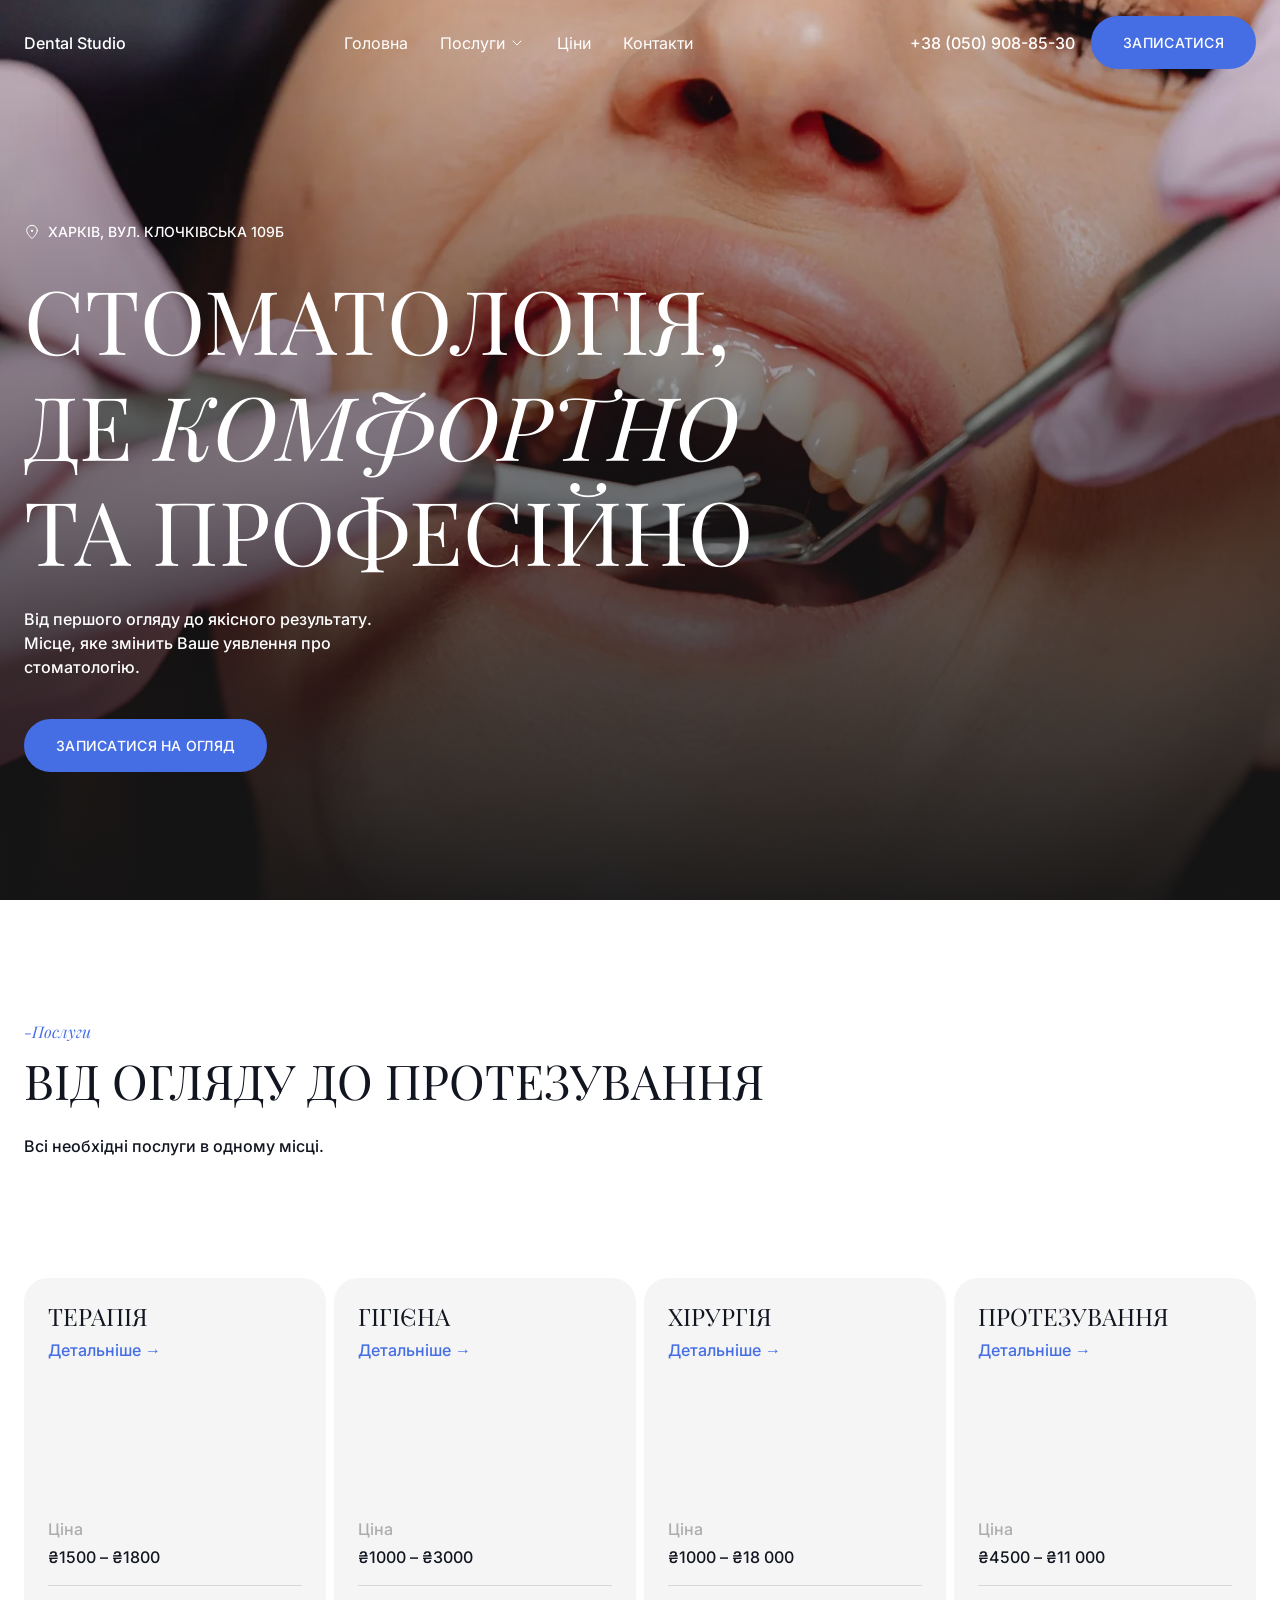
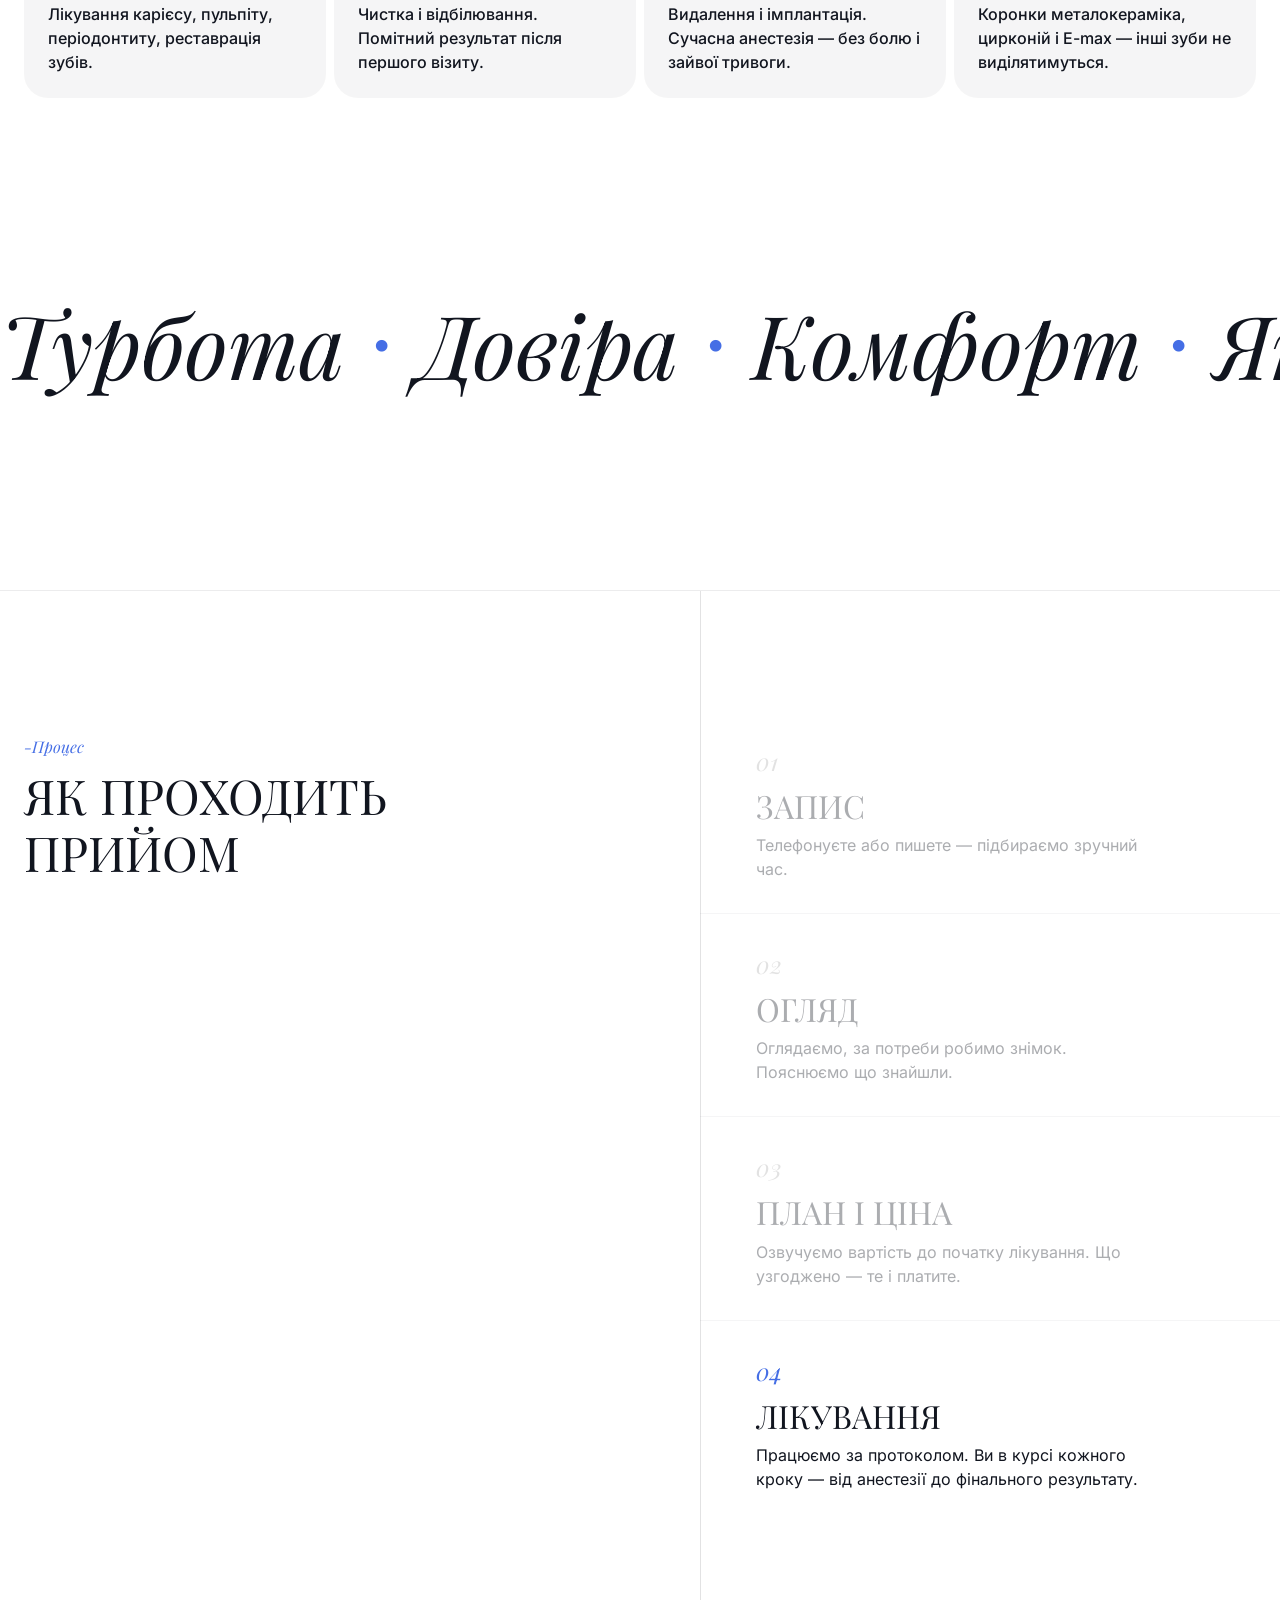
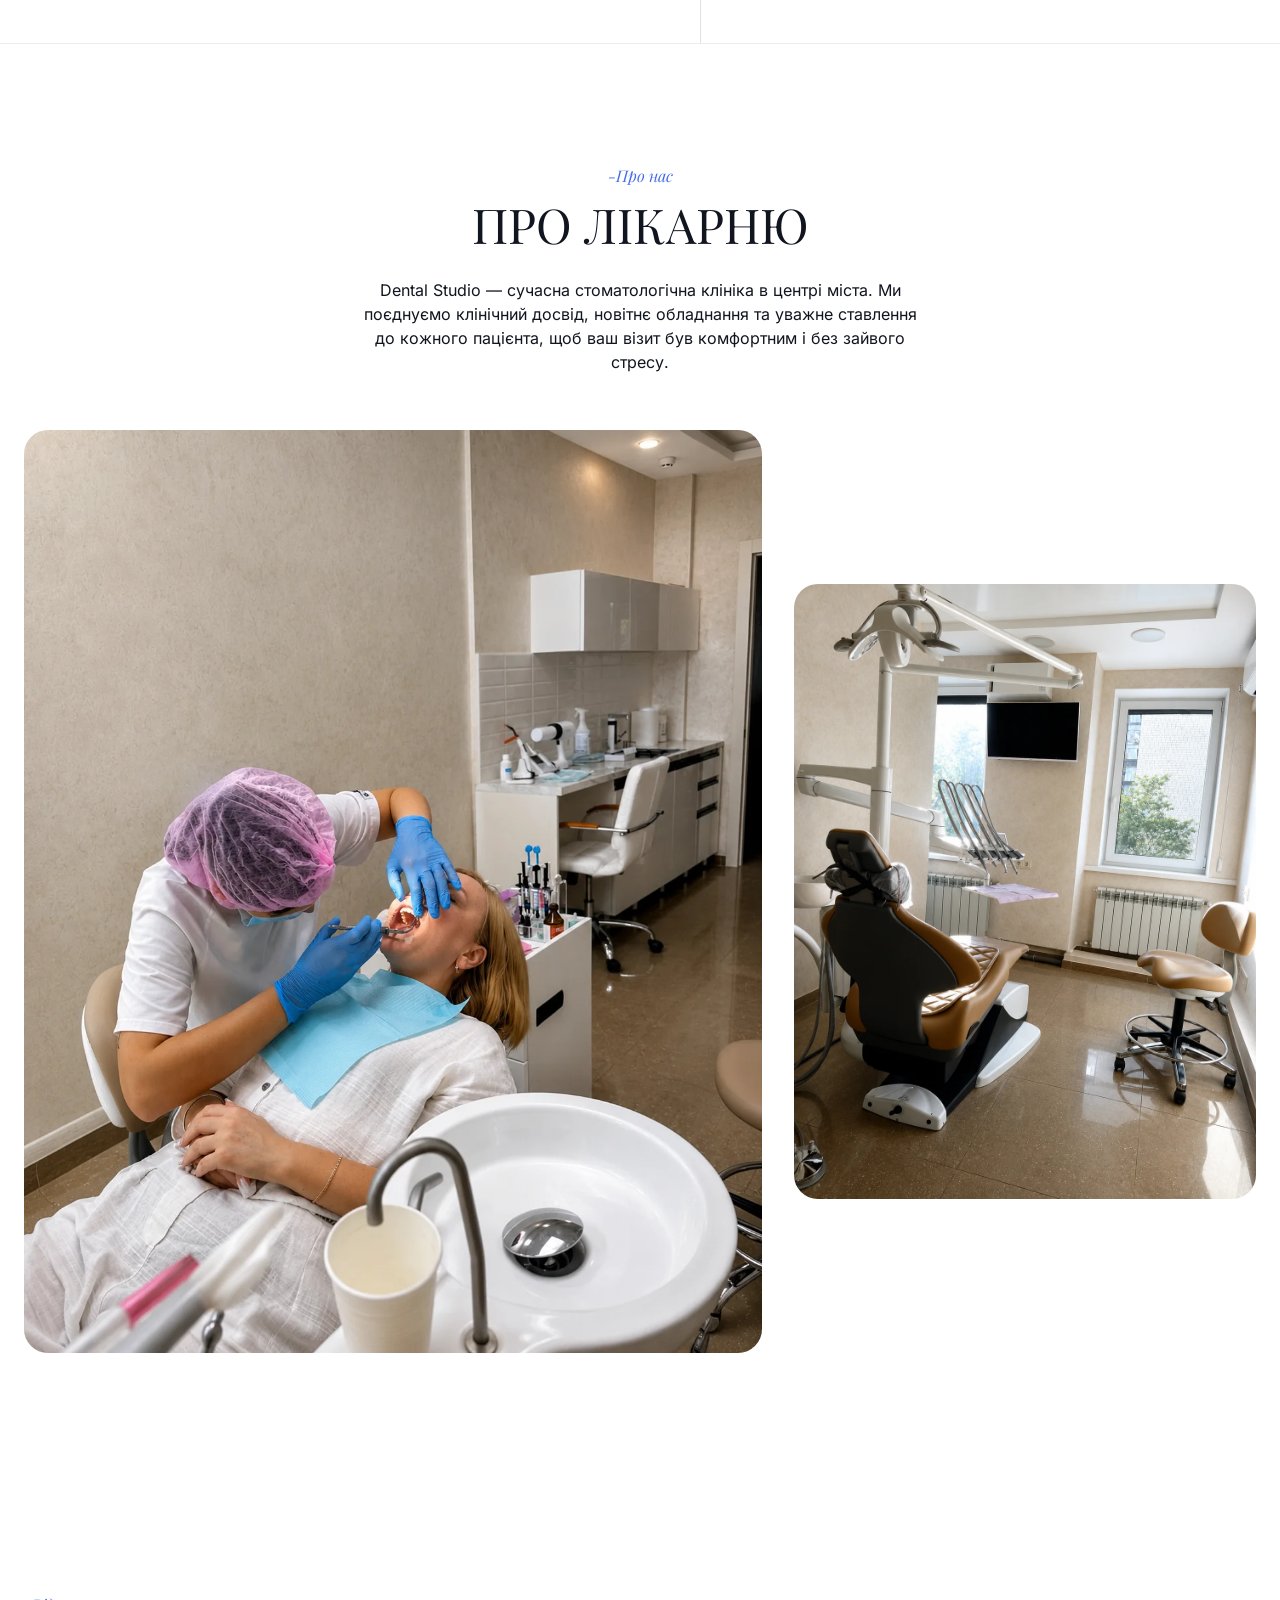
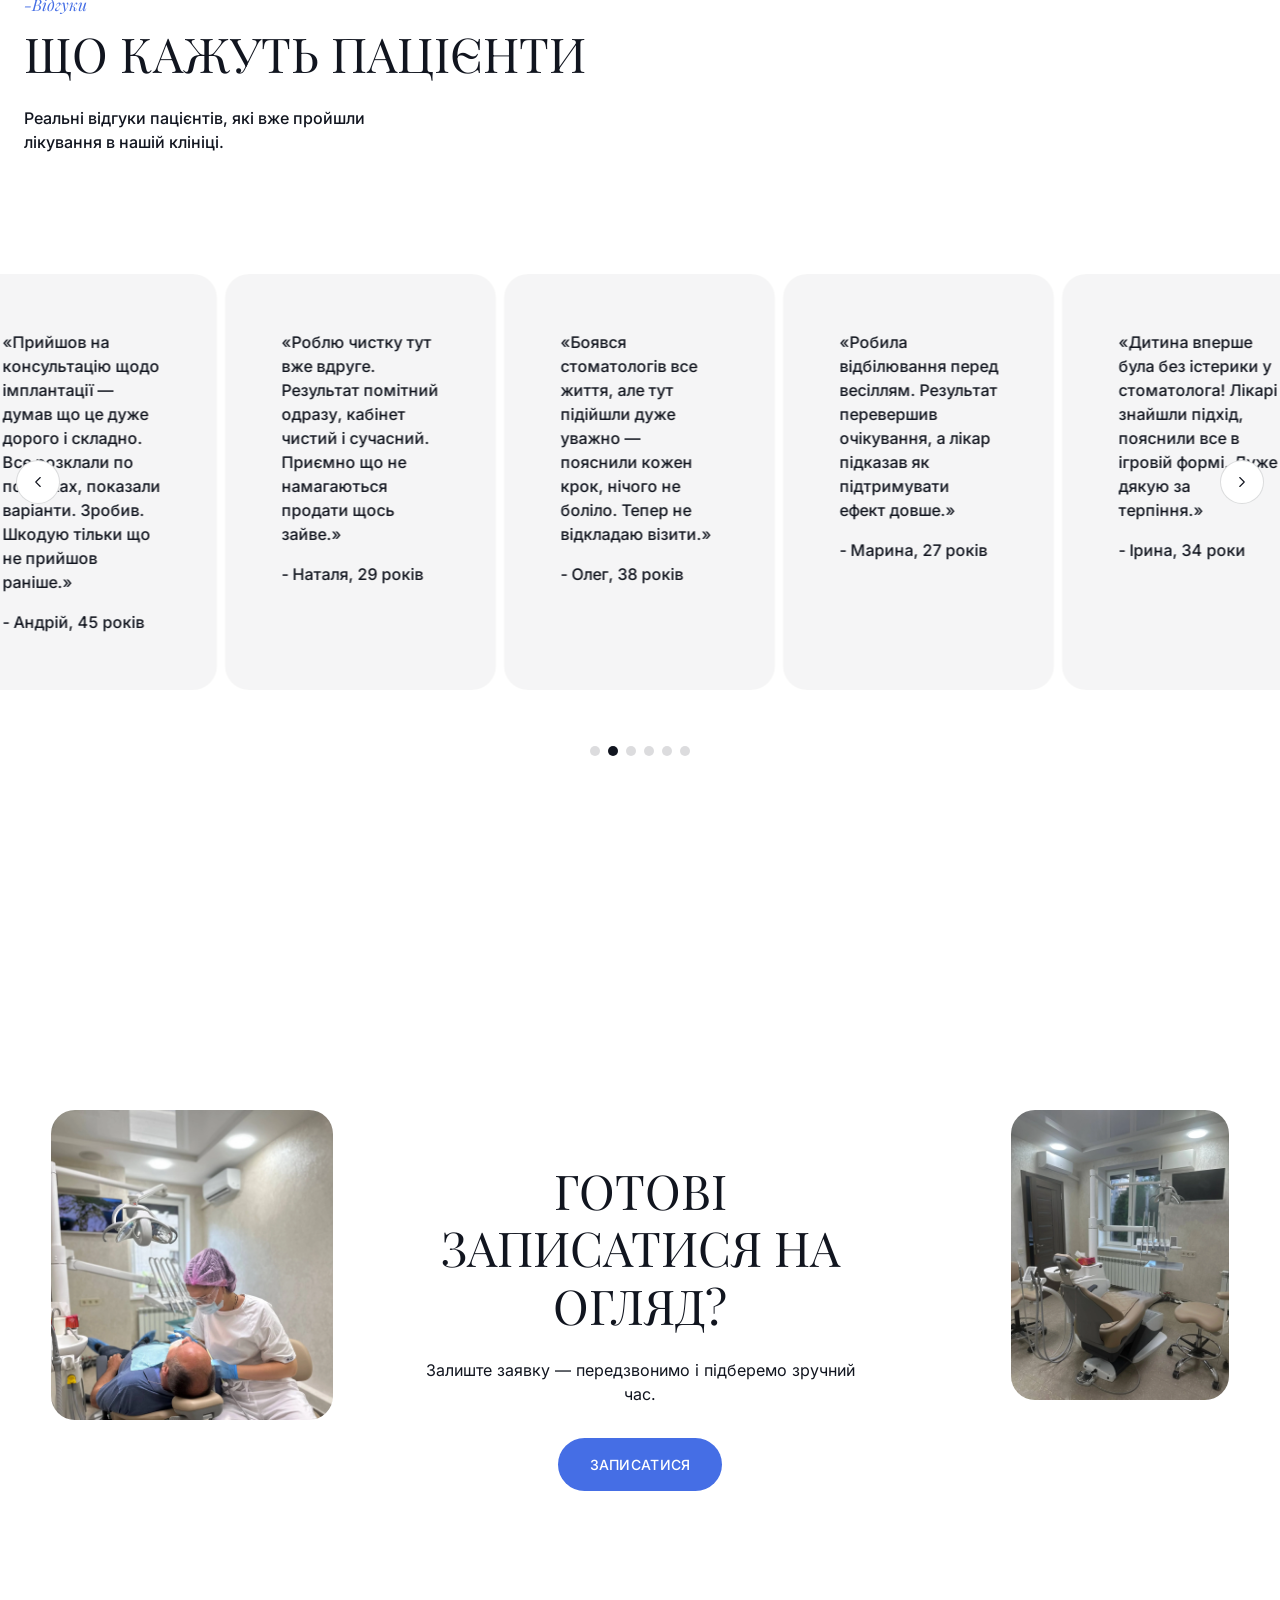
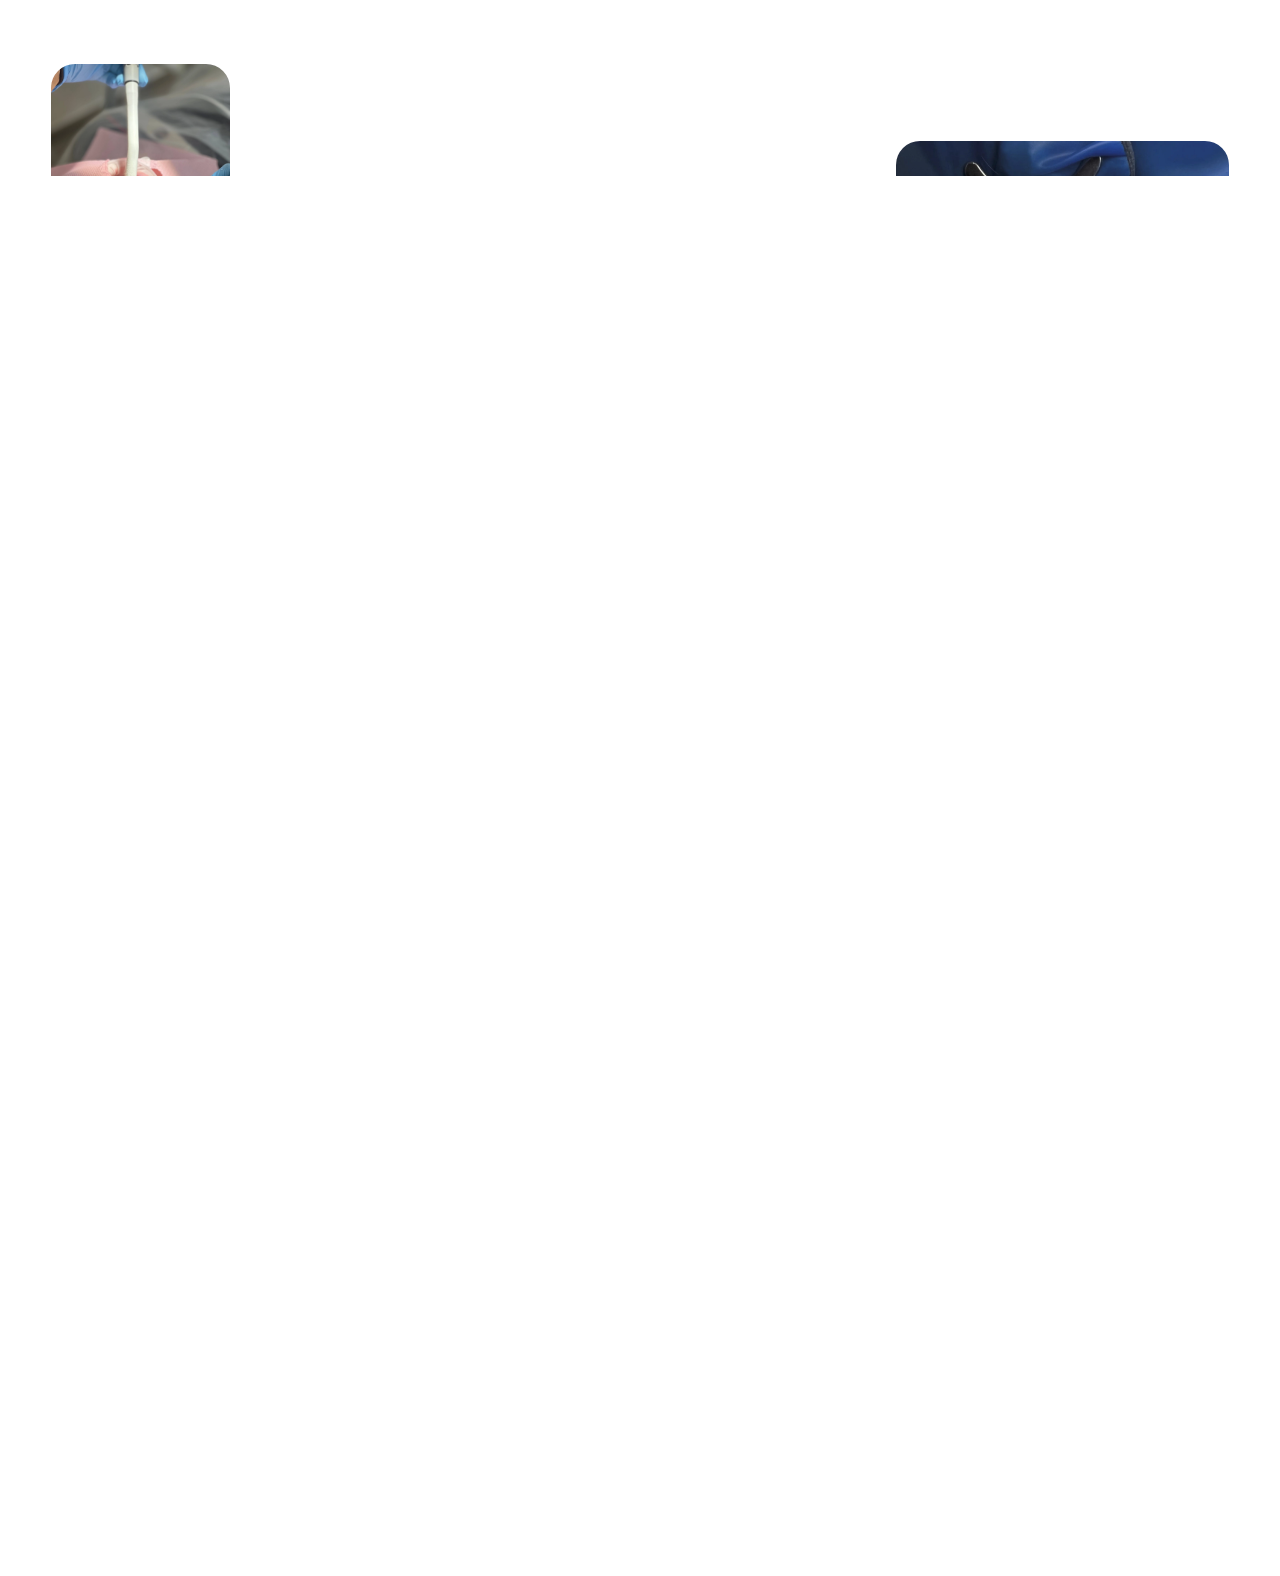
<file: index.html>
<!DOCTYPE html>
<html lang="uk">
<head>
  <meta charset="UTF-8">
  <meta name="viewport" content="width=device-width, initial-scale=1">
  <title>Dental Studio — Стоматологія, де комфортно та професійно</title>
  <meta name="description" content="Стоматологічна клініка Dental Studio — терапія, гігієна, хірургія, протезування. Запис на огляд онлайн.">

  <link rel="preload" href="assets/fonts/files/UcC73FwrK3iLTeHuS_nVMrMxCp50SjIa0ZL7SUc.woff2" as="font" type="font/woff2" crossorigin>
  <link rel="stylesheet" href="assets/fonts/fonts.css">
  <link rel="stylesheet" href="css/tokens.css">
  <link rel="stylesheet" href="css/base.css">
  <link rel="stylesheet" href="css/components.css">
  <link rel="stylesheet" href="css/sections.css">
</head>
<body>
  <div id="scroll-sentinel" aria-hidden="true" style="position: absolute; top: 0; width: 1px; height: 1px;"></div>

  <a class="skip-link" href="#main">Перейти до контенту</a>

  <header class="header" id="header">
    <div class="container header__inner">
      <a href="#main" class="header__logo">Dental Studio</a>

      <nav class="nav" id="nav-menu" aria-label="Основна навігація">
        <div class="nav__header">
          <button type="button" class="nav__close js-nav-close" aria-label="Закрити меню">
            <svg viewBox="0 0 24 24" fill="none" stroke="currentColor" stroke-width="1.5" stroke-linecap="round" stroke-linejoin="round" aria-hidden="true">
              <path d="M6.75827 17.2426L12.0009 12M17.2435 6.75736L12.0009 12M12.0009 12L6.75827 6.75736M12.0009 12L17.2435 17.2426"></path>
            </svg>
          </button>
        </div>

        <ul class="nav__list">
          <li><a href="index.html" class="nav__link">Головна</a></li>
          <li>
            <details class="nav-dropdown">
              <summary class="nav__link nav-dropdown__summary">
                Послуги
                <svg class="nav-dropdown__chevron" viewBox="0 0 24 24" fill="none" stroke="currentColor" stroke-width="1.5" stroke-linecap="round" stroke-linejoin="round" aria-hidden="true">
                  <path d="M6 9L12 15L18 9"></path>
                </svg>
              </summary>
              <ul class="nav-dropdown__menu">
                <li><a href="terapia.html">Терапія</a></li>
                <li><a href="gigena.html">Гігієна</a></li>
                <li><a href="hirurgia.html">Хірургія</a></li>
                <li><a href="protezuvannia.html">Протезування</a></li>
              </ul>
            </details>
          </li>
          <li><a href="prices.html" class="nav__link">Ціни</a></li>
          <li><a href="contacts.html" class="nav__link">Контакти</a></li>
        </ul>

        <div class="nav__contact">
          <a href="tel:+380509088530" class="nav__contact-phone">+38 (050) 908-85-30</a>
          <div class="nav__socials">
            <a href="https://www.instagram.com/dr.fomenkoirina/" target="_blank" rel="noopener" aria-label="Instagram" class="footer__social">
              <svg viewBox="0 0 24 24" fill="none" stroke="currentColor" stroke-width="1.5" stroke-linecap="round" stroke-linejoin="round" aria-hidden="true">
                <path d="M12 16C14.2091 16 16 14.2091 16 12C16 9.79086 14.2091 8 12 8C9.79086 8 8 9.79086 8 12C8 14.2091 9.79086 16 12 16Z"></path>
                <path d="M3 16V8C3 5.23858 5.23858 3 8 3H16C18.7614 3 21 5.23858 21 8V16C21 18.7614 18.7614 21 16 21H8C5.23858 21 3 18.7614 3 16Z"></path>
                <path d="M17.5 6.51L17.51 6.49889"></path>
              </svg>
            </a>
            <a href="https://www.facebook.com/groups/1414375409122479/" target="_blank" rel="noopener" aria-label="Facebook" class="footer__social">
              <svg viewBox="0 0 24 24" fill="none" stroke="currentColor" stroke-width="1.5" stroke-linecap="round" stroke-linejoin="round" aria-hidden="true">
                <path d="M17 2H14C12.6739 2 11.4021 2.52678 10.4645 3.46447C9.52678 4.40215 9 5.67392 9 7V10H6V14H9V22H13V14H16L17 10H13V7C13 6.73478 13.1054 6.48043 13.2929 6.29289C13.4804 6.10536 13.7348 6 14 6H17V2Z"></path>
              </svg>
            </a>
            <a href="https://t.me/irenfomenko" target="_blank" rel="noopener" aria-label="Telegram" class="footer__social">
              <svg viewBox="0 0 24 24" fill="none" stroke="currentColor" stroke-width="1.5" stroke-linecap="round" stroke-linejoin="round" aria-hidden="true">
                <path d="M21 5L2 12.5L9 13.5M21 5L18.5 20L9 13.5M21 5L9 13.5M9 13.5V19L12.2488 15.7229"></path>
              </svg>
            </a>
          </div>
        </div>
      </nav>

      <div class="header__actions">
        <a href="tel:+380509088530" class="header__phone">+38 (050) 908-85-30</a>
        <button type="button" class="btn btn--pill js-open-modal">ЗАПИСАТИСЯ</button>
        <button type="button" class="nav__toggle js-nav-toggle" aria-expanded="false" aria-controls="nav-menu" aria-label="Відкрити меню">
          <svg viewBox="0 0 24 24" fill="none" stroke="currentColor" stroke-width="1.5" stroke-linecap="round" stroke-linejoin="round" aria-hidden="true">
            <path d="M3 5H21"></path>
            <path d="M3 12H21"></path>
            <path d="M3 19H21"></path>
          </svg>
        </button>
      </div>
    </div>
  </header>

  <main id="main">
    <section class="hero" id="hero">
      <picture class="hero__bg">
        <source media="(min-width: 768px)" srcset="assets/images/hero.webp" type="image/webp">
        <source media="(min-width: 768px)" srcset="assets/images/hero.png">
        <source srcset="assets/images/hero_mobile.webp" type="image/webp">
        <img src="assets/images/hero_mobile.png" alt="Кабінет клініки Dental Studio" fetchpriority="high">
      </picture>
      <div class="hero__overlay"></div>

      <div class="container hero__content">
        <p class="hero__location reveal">
          <svg width="16" height="16" viewBox="0 0 24 24" fill="none" stroke="currentColor" stroke-width="1.5" stroke-linecap="round" stroke-linejoin="round" aria-hidden="true">
            <path d="M20 10C20 14.4183 12 22 12 22C12 22 4 14.4183 4 10C4 5.58172 7.58172 2 12 2C16.4183 2 20 5.58172 20 10Z"></path>
            <path d="M12 11C12.5523 11 13 10.5523 13 10C13 9.44772 12.5523 9 12 9C11.4477 9 11 9.44772 11 10C11 10.5523 11.4477 11 12 11Z" fill="currentColor"></path>
          </svg>
          <span>Харків, вул. Клочківська 109Б</span>
        </p>

        <h1 class="hero__title reveal">
          Стоматологія,<br>
          де <em>комфортно</em><br>
          та професійно
        </h1>

        <p class="hero__subtitle reveal">
          Від першого огляду до якісного результату. Місце, яке змінить Ваше уявлення про стоматологію.
        </p>

        <button type="button" class="btn btn--pill js-open-modal reveal">Записатися на огляд</button>
      </div>
    </section>
    <section class="services" id="services">
      <div class="container">
        <p class="section-eyebrow">-Послуги</p>
        <h2 class="section-title">Від огляду до протезування</h2>
        <p class="section-intro">Всі необхідні послуги в одному місці.</p>

        <div class="services__grid">
          <article class="service-card">
            <picture class="service-card__bg">
              <source srcset="assets/images/therapy_new.webp" type="image/webp">
              <img src="assets/images/therapy_new.png" alt="Терапія" width="1086" height="1448" loading="lazy">
            </picture>
            <div class="service-card__overlay"></div>
            <div class="service-card__content">
              <div>
                <h3 class="service-card__title">Терапія</h3>
                <a href="terapia.html" class="service-card__link">Детальніше →</a>
              </div>
              <div>
                <p class="service-card__price-label">Ціна</p>
                <p class="service-card__price">₴1500 – ₴1800</p>
                <p class="service-card__description">Лікування карієсу, пульпіту, періодонтиту, реставрація зубів.</p>
              </div>
            </div>
          </article>

          <article class="service-card">
            <picture class="service-card__bg">
              <source srcset="assets/images/hygeine_entral_image.webp" type="image/webp">
              <img src="assets/images/hygeine_entral_image.png" alt="Гігієна" width="1086" height="1448" loading="lazy">
            </picture>
            <div class="service-card__overlay"></div>
            <div class="service-card__content">
              <div>
                <h3 class="service-card__title">Гігієна</h3>
                <a href="gigena.html" class="service-card__link">Детальніше →</a>
              </div>
              <div>
                <p class="service-card__price-label">Ціна</p>
                <p class="service-card__price">₴1000 – ₴3000</p>
                <p class="service-card__description">Чистка і відбілювання. Помітний результат після першого візиту.</p>
              </div>
            </div>
          </article>

          <article class="service-card">
            <picture class="service-card__bg">
              <source srcset="assets/images/protezuvannya_entral.webp" type="image/webp">
              <img src="assets/images/protezuvannya_entral.png" alt="Хірургія" width="1254" height="1254" loading="lazy">
            </picture>
            <div class="service-card__overlay"></div>
            <div class="service-card__content">
              <div>
                <h3 class="service-card__title">Хірургія</h3>
                <a href="hirurgia.html" class="service-card__link">Детальніше →</a>
              </div>
              <div>
                <p class="service-card__price-label">Ціна</p>
                <p class="service-card__price">₴1000 – ₴18 000</p>
                <p class="service-card__description">Видалення і імплантація. Сучасна анестезія — без болю і зайвої тривоги.</p>
              </div>
            </div>
          </article>

          <article class="service-card">
            <picture class="service-card__bg">
              <source srcset="assets/images/protezuvannia_entral.webp" type="image/webp">
              <img src="assets/images/protezuvannia_entral.png" alt="Протезування" width="1086" height="1448" loading="lazy">
            </picture>
            <div class="service-card__overlay"></div>
            <div class="service-card__content">
              <div>
                <h3 class="service-card__title">Протезування</h3>
                <a href="protezuvannia.html" class="service-card__link">Детальніше →</a>
              </div>
              <div>
                <p class="service-card__price-label">Ціна</p>
                <p class="service-card__price">₴4500 – ₴11 000</p>
                <p class="service-card__description">Коронки металокераміка, цирконій і E-max — інші зуби не виділятимуться.</p>
              </div>
            </div>
          </article>
        </div>
      </div>
    </section>
    <div class="marquee" aria-hidden="true">
      <div class="marquee__track">
        <div class="marquee__group">
          <span class="marquee__item">Турбота</span>
          <span class="marquee__dot">·</span>
          <span class="marquee__item">Довіра</span>
          <span class="marquee__dot">·</span>
          <span class="marquee__item">Комфорт</span>
          <span class="marquee__dot">·</span>
          <span class="marquee__item">Якість</span>
          <span class="marquee__dot">·</span>
          <span class="marquee__item">Результат</span>
          <span class="marquee__dot">·</span>
          <span class="marquee__item">Прозорість</span>
          <span class="marquee__dot">·</span>
          <span class="marquee__item">Надійність</span>
          <span class="marquee__dot">·</span>
          <span class="marquee__item">Сучасність</span>
          <span class="marquee__dot">·</span>
          <span class="marquee__item">Уважність</span>
          <span class="marquee__dot">·</span>
          <span class="marquee__item">Точність</span>
          <span class="marquee__dot">·</span>
        </div>
        <div class="marquee__group">
          <span class="marquee__item">Турбота</span>
          <span class="marquee__dot">·</span>
          <span class="marquee__item">Довіра</span>
          <span class="marquee__dot">·</span>
          <span class="marquee__item">Комфорт</span>
          <span class="marquee__dot">·</span>
          <span class="marquee__item">Якість</span>
          <span class="marquee__dot">·</span>
          <span class="marquee__item">Результат</span>
          <span class="marquee__dot">·</span>
          <span class="marquee__item">Прозорість</span>
          <span class="marquee__dot">·</span>
          <span class="marquee__item">Надійність</span>
          <span class="marquee__dot">·</span>
          <span class="marquee__item">Сучасність</span>
          <span class="marquee__dot">·</span>
          <span class="marquee__item">Уважність</span>
          <span class="marquee__dot">·</span>
          <span class="marquee__item">Точність</span>
          <span class="marquee__dot">·</span>
        </div>
      </div>
    </div>
    <section class="process" id="process">
      <div class="container process__layout">
        <div class="process__heading">
          <p class="section-eyebrow">-Процес</p>
          <h2 class="section-title">Як проходить прийом</h2>
        </div>

        <ol class="process__steps">
          <li class="process__step is-active">
            <span class="process__number">01</span>
            <h3 class="process__title">Запис</h3>
            <p class="process__text">Телефонуєте або пишете — підбираємо зручний час.</p>
          </li>
          <li class="process__step">
            <span class="process__number">02</span>
            <h3 class="process__title">Огляд</h3>
            <p class="process__text">Оглядаємо, за потреби робимо знімок. Пояснюємо що знайшли.</p>
          </li>
          <li class="process__step">
            <span class="process__number">03</span>
            <h3 class="process__title">План і ціна</h3>
            <p class="process__text">Озвучуємо вартість до початку лікування. Що узгоджено — те і платите.</p>
          </li>
          <li class="process__step">
            <span class="process__number">04</span>
            <h3 class="process__title">Лікування</h3>
            <p class="process__text">Працюємо за протоколом. Ви в курсі кожного кроку — від анестезії до фінального результату.</p>
          </li>
        </ol>
      </div>
    </section>
    <section class="about" id="about">
      <div class="container">
        <div class="about__intro">
          <p class="section-eyebrow">-Про нас</p>
          <h2 class="section-title">Про лікарню</h2>
          <p class="about__text">Dental Studio — сучасна стоматологічна клініка в центрі міста. Ми поєднуємо клінічний досвід, новітнє обладнання та уважне ставлення до кожного пацієнта, щоб ваш візит був комфортним і без зайвого стресу.</p>
        </div>
        <div class="about__gallery">
          <div class="about__photo about__photo--primary">
            <picture>
              <source srcset="assets/images/about_clinic_first.webp" type="image/webp">
              <img src="assets/images/about_clinic_first.png" alt="Інтер'єр клініки Dental Studio" width="1122" height="1402" loading="lazy">
            </picture>
          </div>
          <div class="about__photo about__photo--secondary">
            <picture>
              <source srcset="assets/images/about_clinic_second.webp" type="image/webp">
              <img src="assets/images/about_clinic_second.png" alt="Кабінет клініки Dental Studio" width="1086" height="1448" loading="lazy">
            </picture>
          </div>
        </div>
      </div>
    </section>
    <section class="testimonials" id="testimonials">
      <div class="container">
        <p class="section-eyebrow">-Відгуки</p>
        <h2 class="section-title">Що кажуть пацієнти</h2>
        <p class="section-intro">Реальні відгуки пацієнтів, які вже пройшли лікування в нашій клініці.</p>

        <div class="testimonials__carousel js-testimonials-carousel">
          <button class="testimonials__arrow testimonials__arrow--prev js-testimonials-prev" type="button" aria-label="Попередній відгук">
            <svg viewBox="0 0 24 24" fill="none" stroke="currentColor" stroke-width="1.5" stroke-linecap="round" stroke-linejoin="round" aria-hidden="true">
              <path d="M15 6L9 12L15 18"></path>
            </svg>
          </button>
          <button class="testimonials__arrow testimonials__arrow--next js-testimonials-next" type="button" aria-label="Наступний відгук">
            <svg viewBox="0 0 24 24" fill="none" stroke="currentColor" stroke-width="1.5" stroke-linecap="round" stroke-linejoin="round" aria-hidden="true">
              <path d="M9 6L15 12L9 18"></path>
            </svg>
          </button>

          <div class="testimonials__track">
            <blockquote class="testimonial">
              <p class="testimonial__quote">«Прийшов на консультацію щодо імплантації — думав що це дуже дорого і складно. Все розклали по поличках, показали варіанти. Зробив. Шкодую тільки що не прийшов раніше.»</p>
              <cite class="testimonial__author">- Андрій, 45 років</cite>
            </blockquote>

            <blockquote class="testimonial">
              <p class="testimonial__quote">«Роблю чистку тут вже вдруге. Результат помітний одразу, кабінет чистий і сучасний. Приємно що не намагаються продати щось зайве.»</p>
              <cite class="testimonial__author">- Наталя, 29 років</cite>
            </blockquote>

            <blockquote class="testimonial">
              <p class="testimonial__quote">«Боявся стоматологів все життя, але тут підійшли дуже уважно — пояснили кожен крок, нічого не боліло. Тепер не відкладаю візити.»</p>
              <cite class="testimonial__author">- Олег, 38 років</cite>
            </blockquote>

            <blockquote class="testimonial">
              <p class="testimonial__quote">«Робила відбілювання перед весіллям. Результат перевершив очікування, а лікар підказав як підтримувати ефект довше.»</p>
              <cite class="testimonial__author">- Марина, 27 років</cite>
            </blockquote>

            <blockquote class="testimonial">
              <p class="testimonial__quote">«Дитина вперше була без істерики у стоматолога! Лікарі знайшли підхід, пояснили все в ігровій формі. Дуже дякую за терпіння.»</p>
              <cite class="testimonial__author">- Ірина, 34 роки</cite>
            </blockquote>

            <blockquote class="testimonial">
              <p class="testimonial__quote">«Носив капи рік — зуби рівні, прикус виправили без хірургії. Контроль кожні два тижні, завжди вчасно і за розкладом.»</p>
              <cite class="testimonial__author">- Дмитро, 31 рік</cite>
            </blockquote>
          </div>
        </div>

        <div class="testimonials__dots js-testimonials-dots"></div>
      </div>
    </section>
    <section class="cta-banner">
      <div class="cta-banner__pin">
        <picture class="cta-banner__photo cta-banner__photo--1">
          <source srcset="assets/images/ta_1.webp" type="image/webp">
          <img src="assets/images/ta_1.jpg" alt="" width="2323" height="2560" loading="lazy">
        </picture>
        <picture class="cta-banner__photo cta-banner__photo--2">
          <source srcset="assets/images/ta_2.webp" type="image/webp">
          <img src="assets/images/ta_2.jpg" alt="" width="1920" height="2560" loading="lazy">
        </picture>
        <picture class="cta-banner__photo cta-banner__photo--3">
          <source srcset="assets/images/ta_3.webp" type="image/webp">
          <img src="assets/images/ta_3.jpg" alt="" width="1920" height="2560" loading="lazy">
        </picture>
        <picture class="cta-banner__photo cta-banner__photo--4">
          <source srcset="assets/images/ta_4.webp" type="image/webp">
          <img src="assets/images/ta_4.png" alt="" width="2484" height="1206" loading="lazy">
        </picture>

        <div class="container cta-banner__inner">
          <h2 class="cta-banner__title">Готові записатися на огляд?</h2>
          <p class="cta-banner__text">Залиште заявку — передзвонимо і підберемо зручний час.</p>
          <button type="button" class="btn btn--solid js-open-modal">Записатися</button>
        </div>
      </div>
    </section>
  </main>

  <footer class="footer">
    <div class="container footer__inner">
      <div class="footer__col">
        <p class="footer__logo">Dental Studio</p>
        <p class="footer__text">Харків, вул. Клочківська 109Б</p>
        <!-- TODO: replace with the clinic's real working hours -->
        <p class="footer__text">Пн–Сб: 09:00–19:00</p>
      </div>

      <nav class="footer__col" aria-label="Навігація у футері">
        <p class="footer__heading">Меню</p>
        <ul class="footer__links">
          <li><a href="index.html">Головна</a></li>
          <li><a href="#services">Послуги</a></li>
          <li><a href="prices.html">Ціни</a></li>
          <li><a href="contacts.html">Контакти</a></li>
        </ul>
      </nav>

      <div class="footer__col">
        <p class="footer__heading">Контакти</p>
        <a class="footer__link" href="tel:+380509088530">+38 (050) 908-85-30</a>
        <!-- TODO: replace with the clinic's real email -->
        <a class="footer__link" href="mailto:ira.fomenko98@gmail.com">ira.fomenko98@gmail.com</a>

        <div class="footer__socials">
          <!-- TODO: replace href values with real social links -->
          <a href="https://www.instagram.com/dr.fomenkoirina/" target="_blank" rel="noopener" aria-label="Instagram" class="footer__social">
            <svg viewBox="0 0 24 24" fill="none" stroke="currentColor" stroke-width="1.5" stroke-linecap="round" stroke-linejoin="round" aria-hidden="true">
              <path d="M12 16C14.2091 16 16 14.2091 16 12C16 9.79086 14.2091 8 12 8C9.79086 8 8 9.79086 8 12C8 14.2091 9.79086 16 12 16Z"></path>
              <path d="M3 16V8C3 5.23858 5.23858 3 8 3H16C18.7614 3 21 5.23858 21 8V16C21 18.7614 18.7614 21 16 21H8C5.23858 21 3 18.7614 3 16Z"></path>
              <path d="M17.5 6.51L17.51 6.49889"></path>
            </svg>
          </a>
          <a href="https://www.facebook.com/groups/1414375409122479/" target="_blank" rel="noopener" aria-label="Facebook" class="footer__social">
            <svg viewBox="0 0 24 24" fill="none" stroke="currentColor" stroke-width="1.5" stroke-linecap="round" stroke-linejoin="round" aria-hidden="true">
              <path d="M17 2H14C12.6739 2 11.4021 2.52678 10.4645 3.46447C9.52678 4.40215 9 5.67392 9 7V10H6V14H9V22H13V14H16L17 10H13V7C13 6.73478 13.1054 6.48043 13.2929 6.29289C13.4804 6.10536 13.7348 6 14 6H17V2Z"></path>
            </svg>
          </a>
          <a href="https://t.me/irenfomenko" target="_blank" rel="noopener" aria-label="Telegram" class="footer__social">
            <svg viewBox="0 0 24 24" fill="none" stroke="currentColor" stroke-width="1.5" stroke-linecap="round" stroke-linejoin="round" aria-hidden="true">
              <path d="M21 5L2 12.5L9 13.5M21 5L18.5 20L9 13.5M21 5L9 13.5M9 13.5V19L12.2488 15.7229"></path>
            </svg>
          </a>
        </div>
      </div>
    </div>

    <div class="container footer__bottom">
      <p>© <span class="js-year">2026</span> Dental Studio. Усі права захищені.</p>
    </div>
  </footer>

  <div class="modal-overlay js-modal-overlay" hidden>
    <div class="modal" role="dialog" aria-modal="true" aria-labelledby="modal-title">
      <button type="button" class="modal__close js-modal-close" aria-label="Закрити">
        <svg viewBox="0 0 24 24" fill="none" stroke="currentColor" stroke-width="1.5" stroke-linecap="round" stroke-linejoin="round" aria-hidden="true">
          <path d="M6.75827 17.2426L12.0009 12M17.2435 6.75736L12.0009 12M12.0009 12L6.75827 6.75736M12.0009 12L17.2435 17.2426"></path>
        </svg>
      </button>

      <h2 id="modal-title" class="modal__title">Запис на огляд</h2>
      <p class="modal__subtitle">Залиште контакти — ми передзвонимо, щоб підтвердити час.</p>

      <form class="modal__form js-booking-form" novalidate>
        <div class="form-field">
          <label for="booking-name">Ім'я</label>
          <input type="text" id="booking-name" name="name" autocomplete="name" required>
          <p class="form-field__error" data-error-for="name" role="alert"></p>
        </div>

        <div class="form-field">
          <label for="booking-phone">Телефон</label>
          <input type="tel" id="booking-phone" name="phone" autocomplete="tel" required>
          <p class="form-field__error" data-error-for="phone" role="alert"></p>
        </div>

        <div class="form-field">
          <label for="booking-service">Послуга</label>
          <select id="booking-service" name="service">
            <option value="Терапія">Терапія</option>
            <option value="Гігієна">Гігієна</option>
            <option value="Хірургія">Хірургія</option>
            <option value="Протезування">Протезування</option>
            <option value="Інше">Інше</option>
          </select>
        </div>

        <div class="form-field">
          <label for="booking-message">Коментар (необов'язково)</label>
          <textarea id="booking-message" name="message" rows="3"></textarea>
        </div>

        <button type="submit" class="btn btn--solid">Надіслати заявку</button>

        <p class="modal__status" data-status role="status" aria-live="polite"></p>
      </form>
    </div>
  </div>

  <script type="module" src="js/main.js"></script>
</body>
</html>
</file>
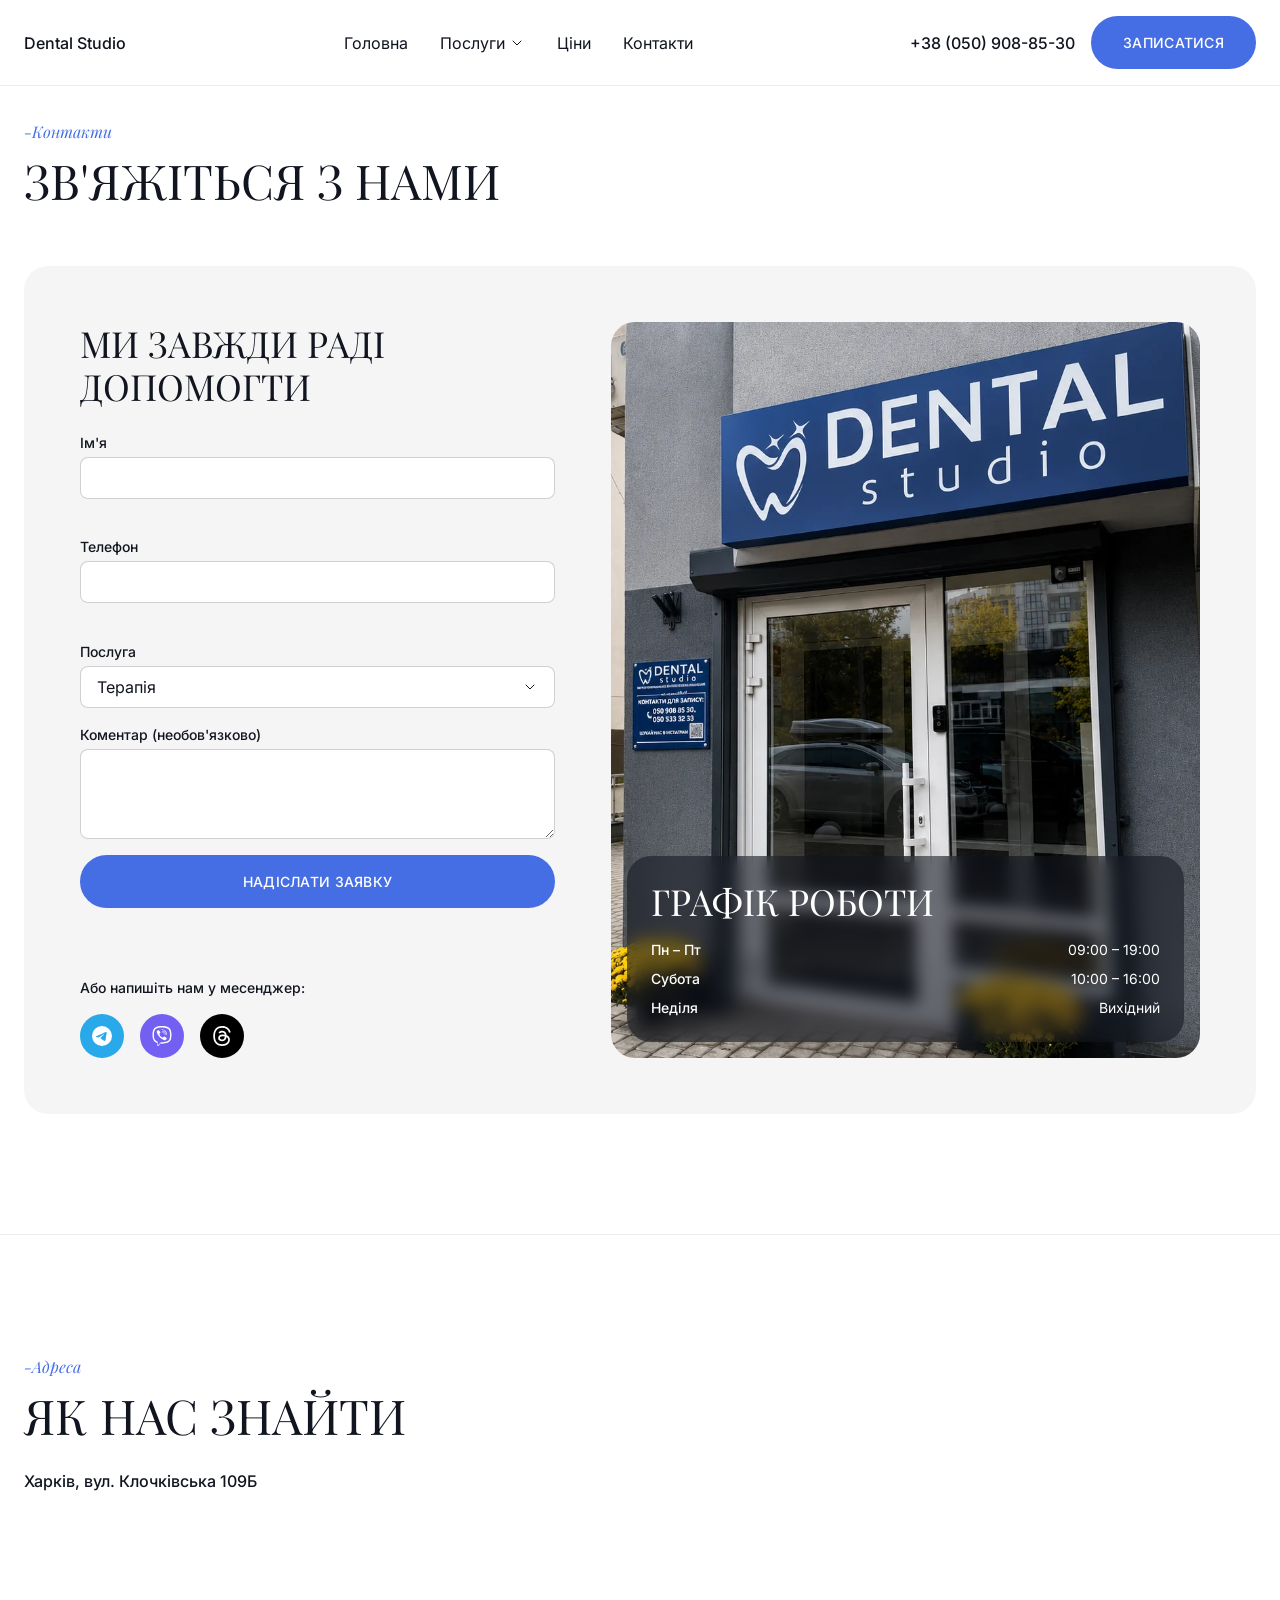
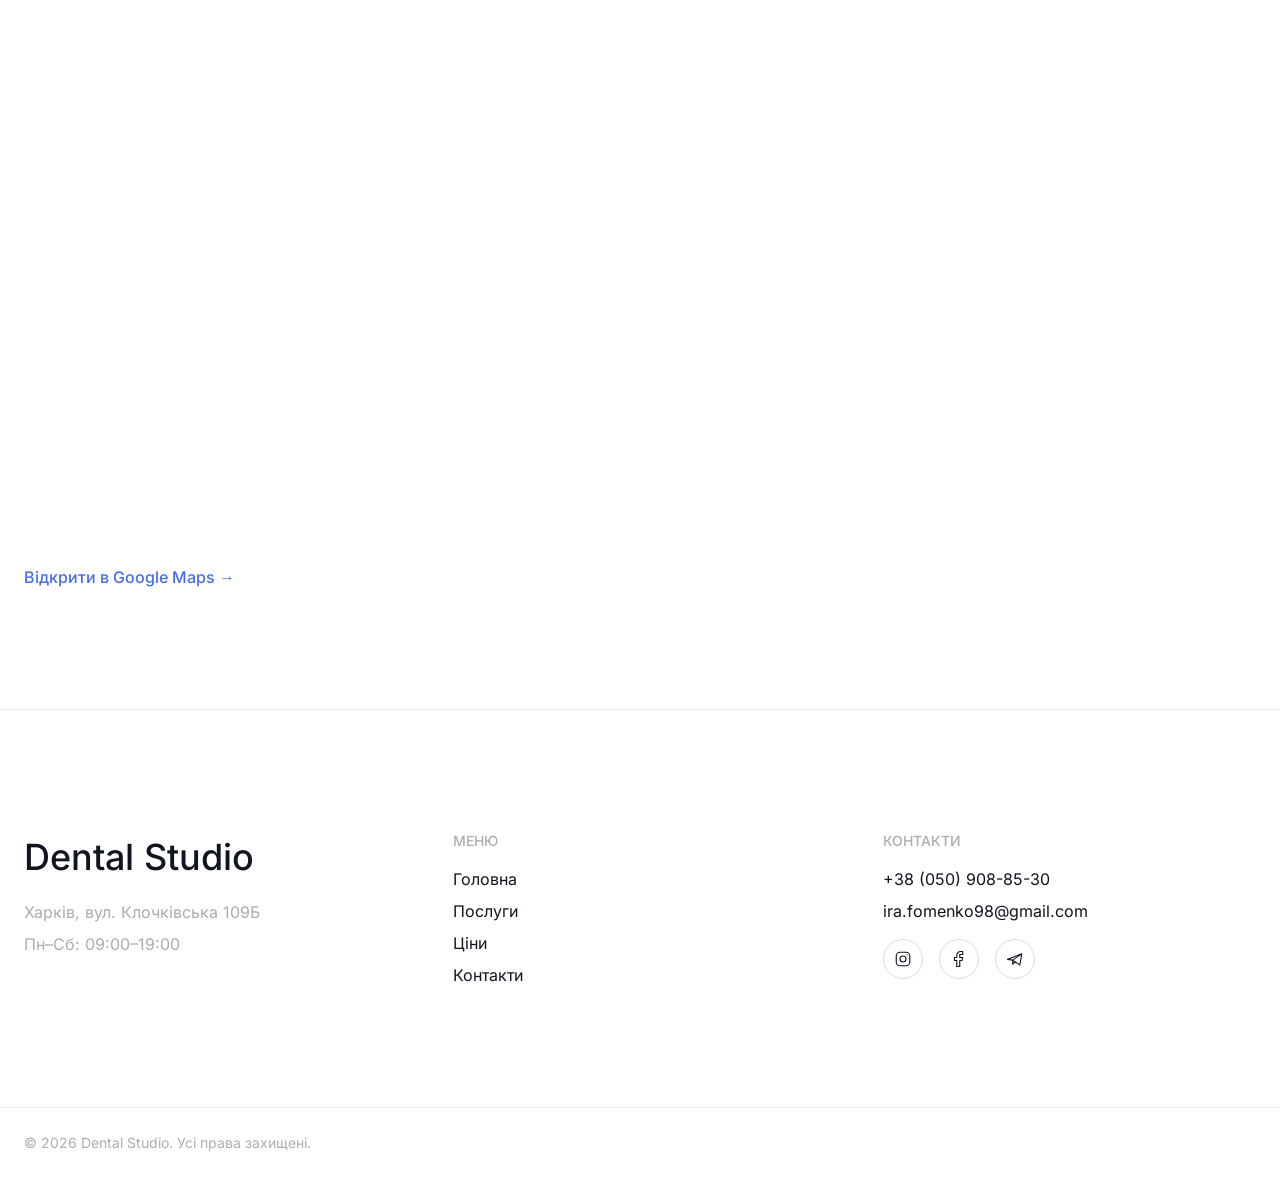
<file: contacts.html>
<!DOCTYPE html>
<html lang="uk">
<head>
  <meta charset="UTF-8">
  <meta name="viewport" content="width=device-width, initial-scale=1">
  <title>Dental Studio — Контакти</title>
  <meta name="description" content="Контакти стоматологічної клініки Dental Studio — адреса, графік роботи, форма запису та месенджери.">

  <link rel="preload" href="assets/fonts/files/UcC73FwrK3iLTeHuS_nVMrMxCp50SjIa0ZL7SUc.woff2" as="font" type="font/woff2" crossorigin>
  <link rel="stylesheet" href="assets/fonts/fonts.css">
  <link rel="stylesheet" href="css/tokens.css">
  <link rel="stylesheet" href="css/base.css">
  <link rel="stylesheet" href="css/components.css">
  <link rel="stylesheet" href="css/sections.css">
</head>
<body>
  <a class="skip-link" href="#main">Перейти до контенту</a>

  <header class="header is-scrolled" id="header">
    <div class="container header__inner">
      <a href="#main" class="header__logo">Dental Studio</a>

      <nav class="nav" id="nav-menu" aria-label="Основна навігація">
        <div class="nav__header">
          <button type="button" class="nav__close js-nav-close" aria-label="Закрити меню">
            <svg viewBox="0 0 24 24" fill="none" stroke="currentColor" stroke-width="1.5" stroke-linecap="round" stroke-linejoin="round" aria-hidden="true">
              <path d="M6.75827 17.2426L12.0009 12M17.2435 6.75736L12.0009 12M12.0009 12L6.75827 6.75736M12.0009 12L17.2435 17.2426"></path>
            </svg>
          </button>
        </div>

        <ul class="nav__list">
          <li><a href="index.html" class="nav__link">Головна</a></li>
          <li>
            <details class="nav-dropdown">
              <summary class="nav__link nav-dropdown__summary">
                Послуги
                <svg class="nav-dropdown__chevron" viewBox="0 0 24 24" fill="none" stroke="currentColor" stroke-width="1.5" stroke-linecap="round" stroke-linejoin="round" aria-hidden="true">
                  <path d="M6 9L12 15L18 9"></path>
                </svg>
              </summary>
              <ul class="nav-dropdown__menu">
                <li><a href="terapia.html">Терапія</a></li>
                <li><a href="gigena.html">Гігієна</a></li>
                <li><a href="hirurgia.html">Хірургія</a></li>
                <li><a href="protezuvannia.html">Протезування</a></li>
              </ul>
            </details>
          </li>
          <li><a href="prices.html" class="nav__link">Ціни</a></li>
          <li><a href="contacts.html" class="nav__link">Контакти</a></li>
        </ul>

        <div class="nav__contact">
          <a href="tel:+380509088530" class="nav__contact-phone">+38 (050) 908-85-30</a>
          <div class="nav__socials">
            <a href="https://www.instagram.com/dr.fomenkoirina/" target="_blank" rel="noopener" aria-label="Instagram" class="footer__social">
              <svg viewBox="0 0 24 24" fill="none" stroke="currentColor" stroke-width="1.5" stroke-linecap="round" stroke-linejoin="round" aria-hidden="true">
                <path d="M12 16C14.2091 16 16 14.2091 16 12C16 9.79086 14.2091 8 12 8C9.79086 8 8 9.79086 8 12C8 14.2091 9.79086 16 12 16Z"></path>
                <path d="M3 16V8C3 5.23858 5.23858 3 8 3H16C18.7614 3 21 5.23858 21 8V16C21 18.7614 18.7614 21 16 21H8C5.23858 21 3 18.7614 3 16Z"></path>
                <path d="M17.5 6.51L17.51 6.49889"></path>
              </svg>
            </a>
            <a href="https://www.facebook.com/groups/1414375409122479/" target="_blank" rel="noopener" aria-label="Facebook" class="footer__social">
              <svg viewBox="0 0 24 24" fill="none" stroke="currentColor" stroke-width="1.5" stroke-linecap="round" stroke-linejoin="round" aria-hidden="true">
                <path d="M17 2H14C12.6739 2 11.4021 2.52678 10.4645 3.46447C9.52678 4.40215 9 5.67392 9 7V10H6V14H9V22H13V14H16L17 10H13V7C13 6.73478 13.1054 6.48043 13.2929 6.29289C13.4804 6.10536 13.7348 6 14 6H17V2Z"></path>
              </svg>
            </a>
            <a href="https://t.me/irenfomenko" target="_blank" rel="noopener" aria-label="Telegram" class="footer__social">
              <svg viewBox="0 0 24 24" fill="none" stroke="currentColor" stroke-width="1.5" stroke-linecap="round" stroke-linejoin="round" aria-hidden="true">
                <path d="M21 5L2 12.5L9 13.5M21 5L18.5 20L9 13.5M21 5L9 13.5M9 13.5V19L12.2488 15.7229"></path>
              </svg>
            </a>
          </div>
        </div>
      </nav>

      <div class="header__actions">
        <a href="tel:+380509088530" class="header__phone">+38 (050) 908-85-30</a>
        <button type="button" class="btn btn--pill js-open-modal">ЗАПИСАТИСЯ</button>
        <button type="button" class="nav__toggle js-nav-toggle" aria-expanded="false" aria-controls="nav-menu" aria-label="Відкрити меню">
          <svg viewBox="0 0 24 24" fill="none" stroke="currentColor" stroke-width="1.5" stroke-linecap="round" stroke-linejoin="round" aria-hidden="true">
            <path d="M3 5H21"></path>
            <path d="M3 12H21"></path>
            <path d="M3 19H21"></path>
          </svg>
        </button>
      </div>
    </div>
  </header>

  <main id="main">
    <section class="contacts">
      <div class="container">
        <p class="section-eyebrow">-Контакти</p>
        <h2 class="section-title">Зв'яжіться з нами</h2>

        <div class="contacts__card">
          <div class="contacts__form-col">
            <h3 class="contacts__form-title">Ми завжди раді допомогти</h3>

            <form class="contacts__form js-contact-form" novalidate>
              <div class="form-field">
                <label for="contact-name">Ім'я</label>
                <input type="text" id="contact-name" name="name" autocomplete="name" required>
                <p class="form-field__error" data-error-for="name" role="alert"></p>
              </div>

              <div class="form-field">
                <label for="contact-phone">Телефон</label>
                <input type="tel" id="contact-phone" name="phone" autocomplete="tel" required>
                <p class="form-field__error" data-error-for="phone" role="alert"></p>
              </div>

              <div class="form-field">
                <label for="contact-service">Послуга</label>
                <select id="contact-service" name="service">
                  <option value="Терапія">Терапія</option>
                  <option value="Гігієна">Гігієна</option>
                  <option value="Хірургія">Хірургія</option>
                  <option value="Протезування">Протезування</option>
                  <option value="Інше">Інше</option>
                </select>
              </div>

              <div class="form-field">
                <label for="contact-message">Коментар (необов'язково)</label>
                <textarea id="contact-message" name="message" rows="3"></textarea>
              </div>

              <button type="submit" class="btn btn--solid">Надіслати заявку</button>

              <p class="modal__status" data-status role="status" aria-live="polite"></p>
            </form>

            <div class="contacts__messengers">
              <p class="contacts__messengers-label">Або напишіть нам у месенджер:</p>
              <div class="contacts__messenger-links">
                <a href="https://t.me/irenfomenko" class="contacts__messenger contacts__messenger--telegram" aria-label="Написати в Telegram" target="_blank" rel="noopener">
                  <svg viewBox="0 0 24 24" fill="currentColor" aria-hidden="true"><path d="M11.944 0A12 12 0 0 0 0 12a12 12 0 0 0 12 12 12 12 0 0 0 12-12A12 12 0 0 0 12 0a12 12 0 0 0-.056 0zm4.962 7.224c.1-.002.321.023.465.14a.506.506 0 0 1 .171.325c.016.093.036.306.02.472-.18 1.898-.962 6.502-1.36 8.627-.168.9-.499 1.201-.82 1.23-.696.065-1.225-.46-1.9-.902-1.056-.693-1.653-1.124-2.678-1.8-1.185-.78-.417-1.21.258-1.91.177-.184 3.247-2.977 3.307-3.23.007-.032.014-.15-.056-.212s-.174-.041-.249-.024c-.106.024-1.793 1.14-5.061 3.345-.48.33-.913.49-1.302.48-.428-.008-1.252-.241-1.865-.44-.752-.245-1.349-.374-1.297-.789.027-.216.325-.437.893-.663 3.498-1.524 5.83-2.529 6.998-3.014 3.332-1.386 4.025-1.627 4.476-1.635z"></path></svg>
                </a>
                <a href="viber://chat?number=%2B380509088530" class="contacts__messenger contacts__messenger--viber" aria-label="Написати у Viber" target="_blank" rel="noopener">
                  <svg viewBox="0 0 24 24" fill="currentColor" aria-hidden="true"><path d="M11.4 0C9.473.028 5.333.344 3.02 2.467 1.302 4.187.696 6.7.633 9.817.57 12.933.488 18.776 6.12 20.36h.003l-.004 2.416s-.037.977.61 1.177c.777.242 1.234-.5 1.98-1.302.407-.44.972-1.084 1.397-1.58 3.85.326 6.812-.416 7.15-.525.776-.252 5.176-.816 5.892-6.657.74-6.02-.36-9.83-2.34-11.546-.596-.55-3.006-2.3-8.375-2.323 0 0-.395-.025-1.037-.017zm.058 1.693c.545-.004.88.017.88.017 4.542.02 6.717 1.388 7.222 1.846 1.675 1.435 2.53 4.868 1.906 9.897v.002c-.604 4.878-4.174 5.184-4.832 5.395-.28.09-2.882.737-6.153.524 0 0-2.436 2.94-3.197 3.704-.12.12-.26.167-.352.144-.13-.033-.166-.188-.165-.414l.02-4.018c-4.762-1.32-4.485-6.292-4.43-8.895.054-2.604.543-4.738 1.996-6.173 1.96-1.773 5.474-2.018 7.11-2.03zm.38 2.602c-.167 0-.303.135-.304.302 0 .167.133.303.3.305 1.624.01 2.946.537 4.028 1.592 1.073 1.046 1.62 2.468 1.633 4.334.002.167.14.3.307.3.166-.002.3-.138.3-.304-.014-1.984-.618-3.596-1.816-4.764-1.19-1.16-2.692-1.753-4.447-1.765zm-3.96.695c-.19-.032-.4.005-.616.117l-.01.002c-.43.247-.816.562-1.146.932-.002.004-.006.004-.008.008-.267.323-.42.638-.46.948-.008.046-.01.093-.007.14 0 .136.022.27.065.4l.013.01c.135.48.473 1.276 1.205 2.604.42.768.903 1.5 1.446 2.186.27.344.56.673.87.984l.132.132c.31.308.64.6.984.87.686.543 1.418 1.027 2.186 1.447 1.328.733 2.126 1.07 2.604 1.206l.01.014c.13.042.265.064.402.063.046.002.092 0 .138-.008.31-.036.627-.19.948-.46.004 0 .003-.002.008-.005.37-.33.683-.72.93-1.148l.003-.01c.225-.432.15-.842-.18-1.12-.004 0-.698-.58-1.037-.83-.36-.255-.73-.492-1.113-.71-.51-.285-1.032-.106-1.248.174l-.447.564c-.23.283-.657.246-.657.246-3.12-.796-3.955-3.955-3.955-3.955s-.037-.426.248-.656l.563-.448c.277-.215.456-.737.17-1.248-.217-.383-.454-.756-.71-1.115-.25-.34-.826-1.033-.83-1.035-.137-.165-.31-.265-.502-.297zm4.49.88c-.158.002-.29.124-.3.282-.01.167.115.312.282.324 1.16.085 2.017.466 2.645 1.15.63.688.93 1.524.906 2.57-.002.168.13.306.3.31.166.003.305-.13.31-.297.025-1.175-.334-2.193-1.067-2.994-.74-.81-1.777-1.253-3.05-1.346h-.024zm.463 1.63c-.16.002-.29.127-.3.287-.008.167.12.31.288.32.523.028.875.175 1.113.422.24.245.388.62.416 1.164.01.167.15.295.318.287.167-.008.295-.15.287-.317-.03-.644-.215-1.178-.58-1.557-.367-.378-.893-.574-1.52-.607h-.018z"></path></svg>
                </a>
                <a href="https://www.threads.com/@dr.fomenkoirina" class="contacts__messenger contacts__messenger--threads" aria-label="Профіль у Threads" target="_blank" rel="noopener">
                  <svg viewBox="0 0 24 24" fill="currentColor" aria-hidden="true"><path d="M12.186 24h-.007c-3.581-.024-6.334-1.205-8.184-3.509C2.35 18.44 1.5 15.586 1.472 12.01v-.017c.03-3.579.879-6.43 2.525-8.482C5.845 1.205 8.6.024 12.18 0h.014c2.746.02 5.043.725 6.826 2.098 1.677 1.29 2.858 3.13 3.509 5.467l-2.04.569c-1.104-3.96-3.898-5.984-8.304-6.015-2.91.022-5.11.936-6.54 2.717C4.307 6.504 3.616 8.914 3.589 12c.027 3.086.718 5.496 2.057 7.164 1.43 1.783 3.631 2.698 6.54 2.717 2.623-.02 4.358-.631 5.8-2.045 1.647-1.613 1.618-3.593 1.09-4.798-.31-.71-.873-1.3-1.634-1.75-.192 1.352-.622 2.446-1.284 3.272-.886 1.102-2.14 1.704-3.73 1.79-1.202.065-2.361-.218-3.259-.801-1.063-.689-1.685-1.74-1.752-2.964-.065-1.19.408-2.285 1.33-3.082.88-.76 2.119-1.207 3.583-1.291a13.853 13.853 0 0 1 3.02.142c-.126-.742-.375-1.332-.75-1.757-.513-.586-1.308-.883-2.359-.89h-.029c-.844 0-1.992.232-2.721 1.32L7.734 7.847c.98-1.454 2.568-2.256 4.478-2.256h.044c3.194.02 5.097 1.975 5.287 5.388.108.046.216.094.321.142 1.49.7 2.58 1.761 3.154 3.07.797 1.82.871 4.79-1.548 7.158-1.85 1.81-4.094 2.628-7.277 2.65Zm1.003-11.69c-.242 0-.487.007-.739.021-1.836.103-2.98.946-2.916 2.143.067 1.256 1.452 1.839 2.784 1.767 1.224-.065 2.818-.543 3.086-3.71a10.5 10.5 0 0 0-2.215-.221z"></path></svg>
                </a>
              </div>
            </div>
          </div>

          <div class="contacts__photo-col">
            <div class="contacts__photo">
              <picture>
                <source srcset="assets/images/contacts.webp" type="image/webp">
                <img src="assets/images/contacts.png" alt="Кабінет клініки Dental Studio" width="1448" height="1086" loading="lazy">
              </picture>
            </div>

            <div class="contacts__hours">
              <h3 class="contacts__hours-title">Графік роботи</h3>
              <dl class="contacts__hours-list">
                <div class="contacts__hours-row">
                  <dt>Пн – Пт</dt>
                  <dd>09:00 – 19:00</dd>
                </div>
                <div class="contacts__hours-row">
                  <dt>Субота</dt>
                  <dd>10:00 – 16:00</dd>
                </div>
                <div class="contacts__hours-row">
                  <dt>Неділя</dt>
                  <dd>Вихідний</dd>
                </div>
              </dl>
            </div>
          </div>
        </div>
      </div>
    </section>
    <section class="location">
      <div class="container">
        <p class="section-eyebrow">-Адреса</p>
        <h2 class="section-title">Як нас знайти</h2>
        <p class="section-intro">Харків, вул. Клочківська 109Б</p>

        <div class="location__map">
          <iframe
            src="https://www.google.com/maps?q=%D0%A1%D1%82%D0%BE%D0%BC%D0%B0%D1%82%D0%BE%D0%BB%D0%BE%D0%B3%D1%96%D1%8F%20Dental%20Studio%2C%20%D0%B2%D1%83%D0%BB.%20%D0%9A%D0%BB%D0%BE%D1%87%D0%BA%D1%96%D0%B2%D1%81%D1%8C%D0%BA%D0%B0%20109%D0%91%2C%20%D0%A5%D0%B0%D1%80%D0%BA%D1%96%D0%B2&output=embed"
            width="100%"
            height="100%"
            style="border: 0;"
            loading="lazy"
            referrerpolicy="no-referrer-when-downgrade"
            title="Карта проїзду — Dental Studio, вул. Клочківська 109Б, Харків"></iframe>
        </div>

        <a href="https://maps.app.goo.gl/6iwfCofdRL4UJvCDA" class="location__link" target="_blank" rel="noopener">Відкрити в Google Maps →</a>
      </div>
    </section>
  </main>

  <footer class="footer">
    <div class="container footer__inner">
      <div class="footer__col">
        <p class="footer__logo">Dental Studio</p>
        <p class="footer__text">Харків, вул. Клочківська 109Б</p>
        <!-- TODO: replace with the clinic's real working hours -->
        <p class="footer__text">Пн–Сб: 09:00–19:00</p>
      </div>

      <nav class="footer__col" aria-label="Навігація у футері">
        <p class="footer__heading">Меню</p>
        <ul class="footer__links">
          <li><a href="index.html">Головна</a></li>
          <li><a href="index.html#services">Послуги</a></li>
          <li><a href="prices.html">Ціни</a></li>
          <li><a href="contacts.html">Контакти</a></li>
        </ul>
      </nav>

      <div class="footer__col">
        <p class="footer__heading">Контакти</p>
        <a class="footer__link" href="tel:+380509088530">+38 (050) 908-85-30</a>
        <!-- TODO: replace with the clinic's real email -->
        <a class="footer__link" href="mailto:ira.fomenko98@gmail.com">ira.fomenko98@gmail.com</a>

        <div class="footer__socials">
          <!-- TODO: replace href values with real social links -->
          <a href="https://www.instagram.com/dr.fomenkoirina/" target="_blank" rel="noopener" aria-label="Instagram" class="footer__social">
            <svg viewBox="0 0 24 24" fill="none" stroke="currentColor" stroke-width="1.5" stroke-linecap="round" stroke-linejoin="round" aria-hidden="true">
              <path d="M12 16C14.2091 16 16 14.2091 16 12C16 9.79086 14.2091 8 12 8C9.79086 8 8 9.79086 8 12C8 14.2091 9.79086 16 12 16Z"></path>
              <path d="M3 16V8C3 5.23858 5.23858 3 8 3H16C18.7614 3 21 5.23858 21 8V16C21 18.7614 18.7614 21 16 21H8C5.23858 21 3 18.7614 3 16Z"></path>
              <path d="M17.5 6.51L17.51 6.49889"></path>
            </svg>
          </a>
          <a href="https://www.facebook.com/groups/1414375409122479/" target="_blank" rel="noopener" aria-label="Facebook" class="footer__social">
            <svg viewBox="0 0 24 24" fill="none" stroke="currentColor" stroke-width="1.5" stroke-linecap="round" stroke-linejoin="round" aria-hidden="true">
              <path d="M17 2H14C12.6739 2 11.4021 2.52678 10.4645 3.46447C9.52678 4.40215 9 5.67392 9 7V10H6V14H9V22H13V14H16L17 10H13V7C13 6.73478 13.1054 6.48043 13.2929 6.29289C13.4804 6.10536 13.7348 6 14 6H17V2Z"></path>
            </svg>
          </a>
          <a href="https://t.me/irenfomenko" target="_blank" rel="noopener" aria-label="Telegram" class="footer__social">
            <svg viewBox="0 0 24 24" fill="none" stroke="currentColor" stroke-width="1.5" stroke-linecap="round" stroke-linejoin="round" aria-hidden="true">
              <path d="M21 5L2 12.5L9 13.5M21 5L18.5 20L9 13.5M21 5L9 13.5M9 13.5V19L12.2488 15.7229"></path>
            </svg>
          </a>
        </div>
      </div>
    </div>

    <div class="container footer__bottom">
      <p>© <span class="js-year">2026</span> Dental Studio. Усі права захищені.</p>
    </div>
  </footer>

  <div class="modal-overlay js-modal-overlay" hidden>
    <div class="modal" role="dialog" aria-modal="true" aria-labelledby="modal-title">
      <button type="button" class="modal__close js-modal-close" aria-label="Закрити">
        <svg viewBox="0 0 24 24" fill="none" stroke="currentColor" stroke-width="1.5" stroke-linecap="round" stroke-linejoin="round" aria-hidden="true">
          <path d="M6.75827 17.2426L12.0009 12M17.2435 6.75736L12.0009 12M12.0009 12L6.75827 6.75736M12.0009 12L17.2435 17.2426"></path>
        </svg>
      </button>

      <h2 id="modal-title" class="modal__title">Запис на огляд</h2>
      <p class="modal__subtitle">Залиште контакти — ми передзвонимо, щоб підтвердити час.</p>

      <form class="modal__form js-booking-form" novalidate>
        <div class="form-field">
          <label for="booking-name">Ім'я</label>
          <input type="text" id="booking-name" name="name" autocomplete="name" required>
          <p class="form-field__error" data-error-for="name" role="alert"></p>
        </div>

        <div class="form-field">
          <label for="booking-phone">Телефон</label>
          <input type="tel" id="booking-phone" name="phone" autocomplete="tel" required>
          <p class="form-field__error" data-error-for="phone" role="alert"></p>
        </div>

        <div class="form-field">
          <label for="booking-service">Послуга</label>
          <select id="booking-service" name="service">
            <option value="Терапія">Терапія</option>
            <option value="Гігієна">Гігієна</option>
            <option value="Хірургія">Хірургія</option>
            <option value="Протезування">Протезування</option>
            <option value="Інше">Інше</option>
          </select>
        </div>

        <div class="form-field">
          <label for="booking-message">Коментар (необов'язково)</label>
          <textarea id="booking-message" name="message" rows="3"></textarea>
        </div>

        <button type="submit" class="btn btn--solid">Надіслати заявку</button>

        <p class="modal__status" data-status role="status" aria-live="polite"></p>
      </form>
    </div>
  </div>

  <script type="module" src="js/main.js"></script>
</body>
</html>
</file>
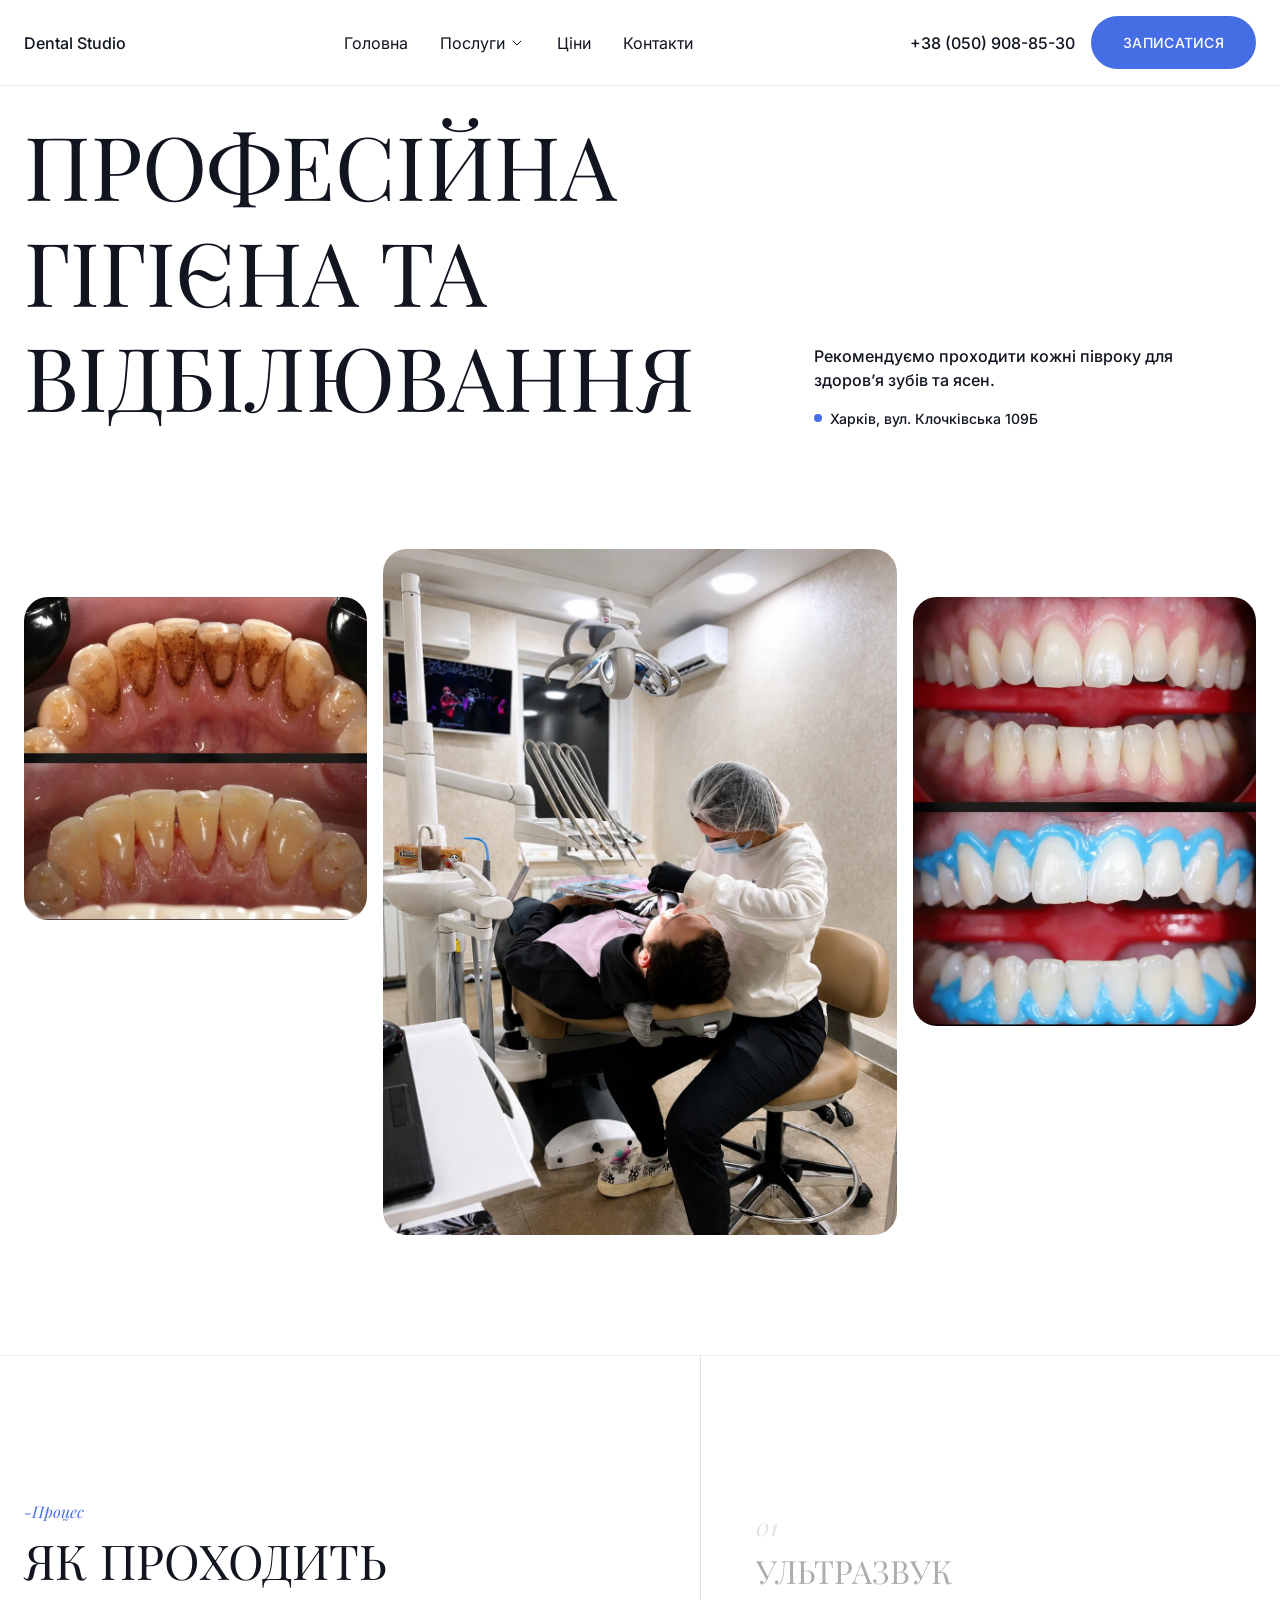
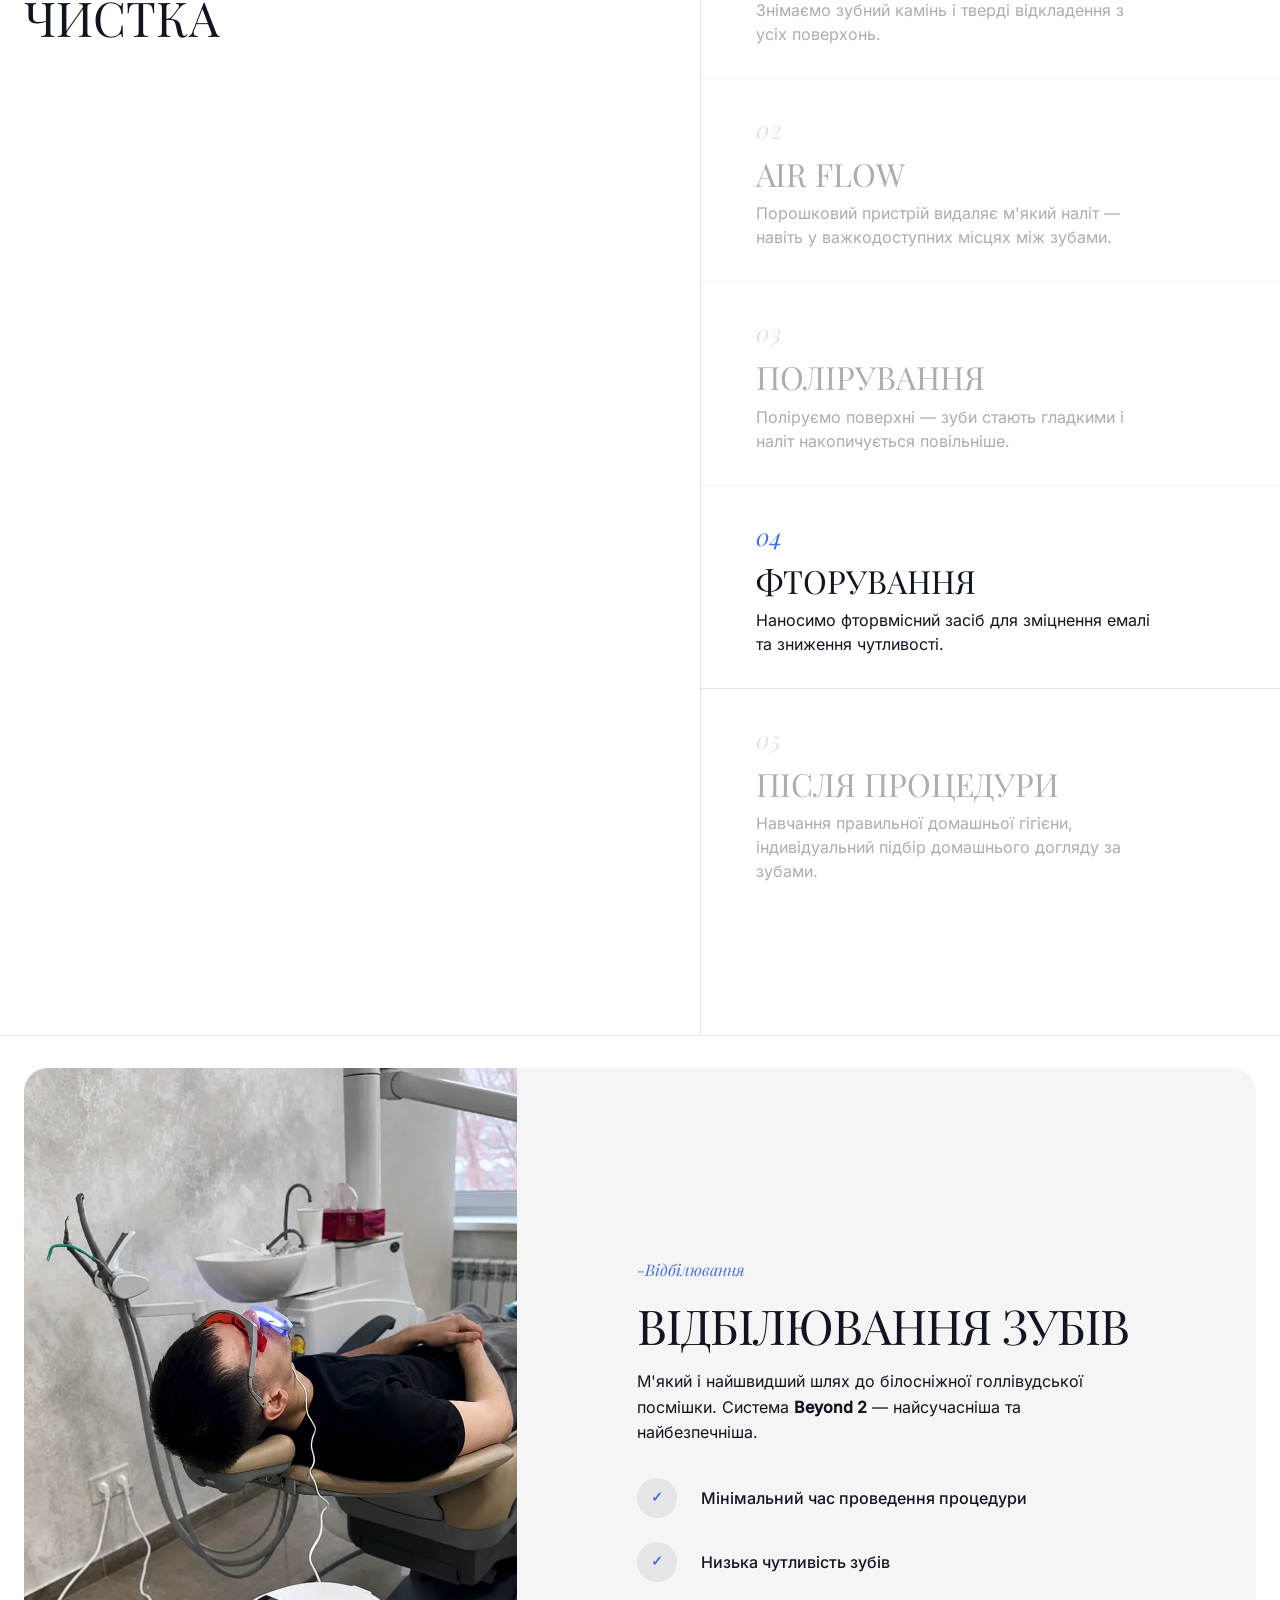
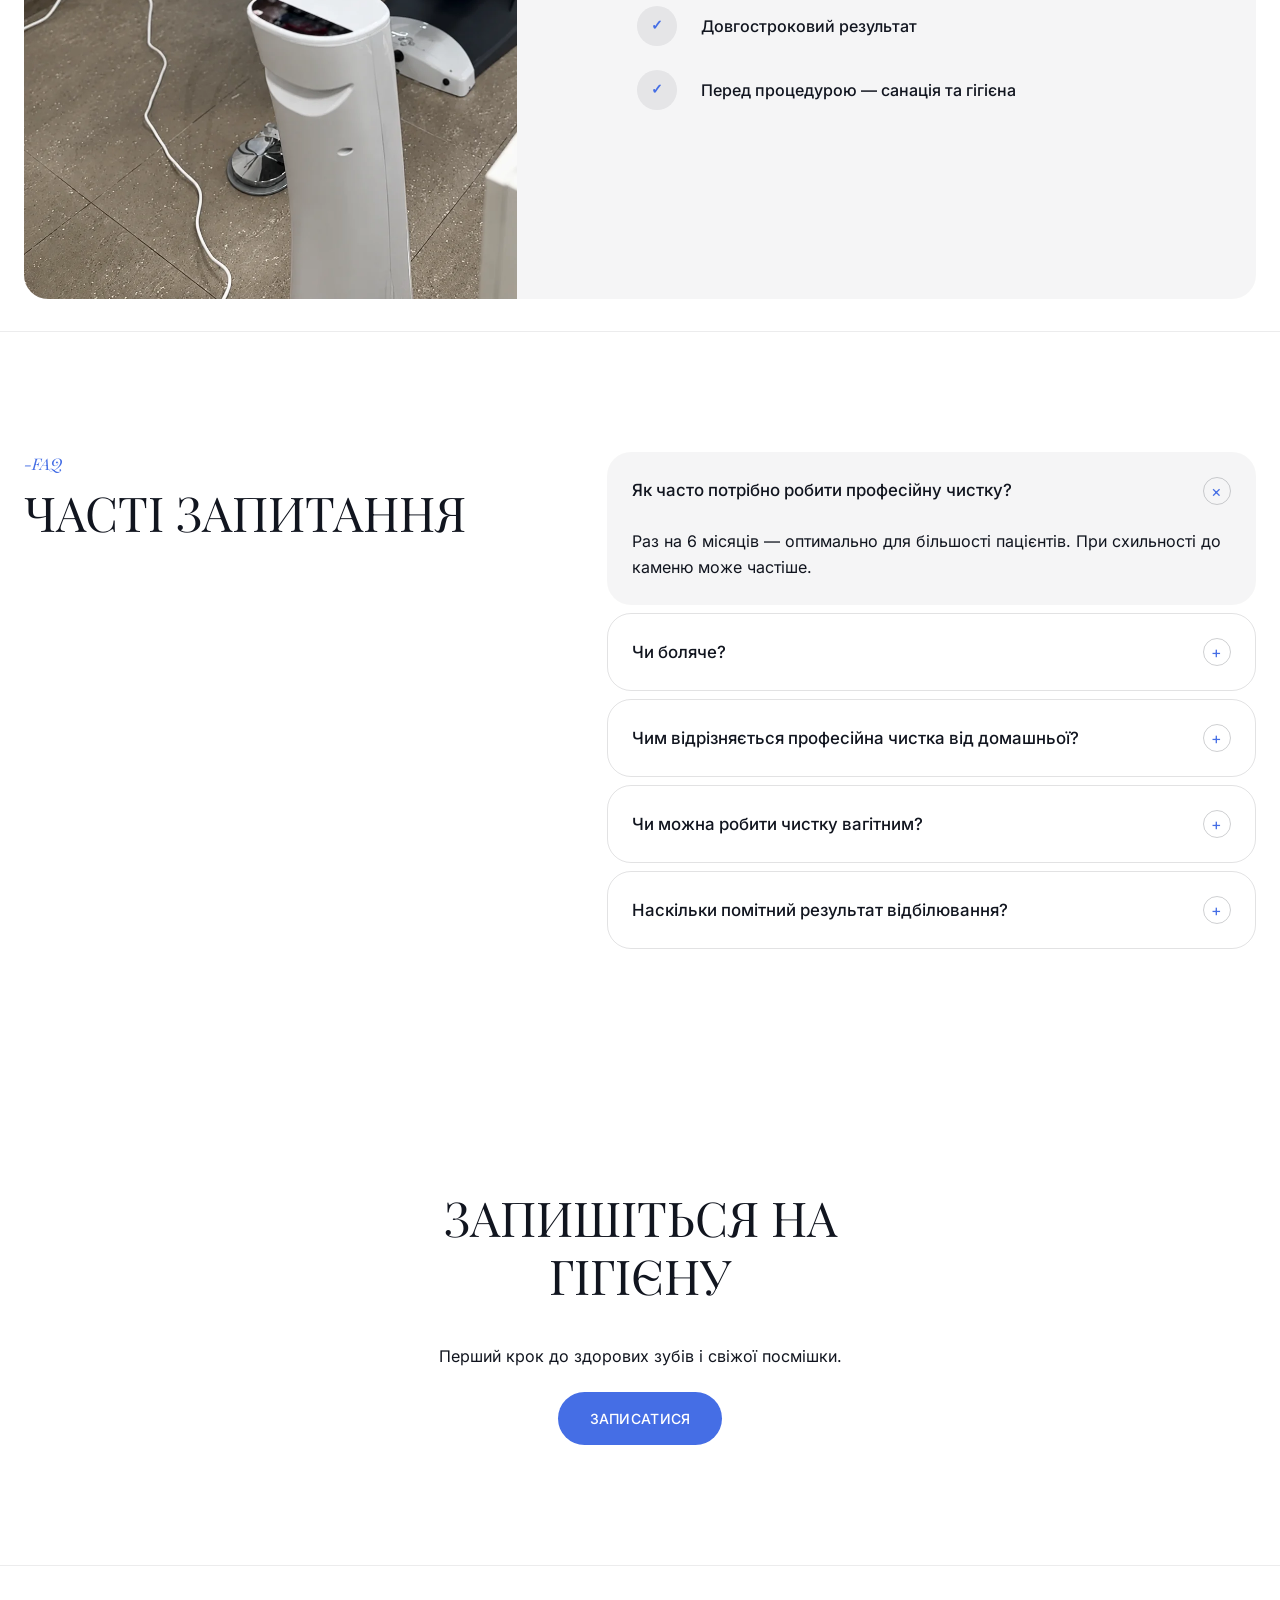
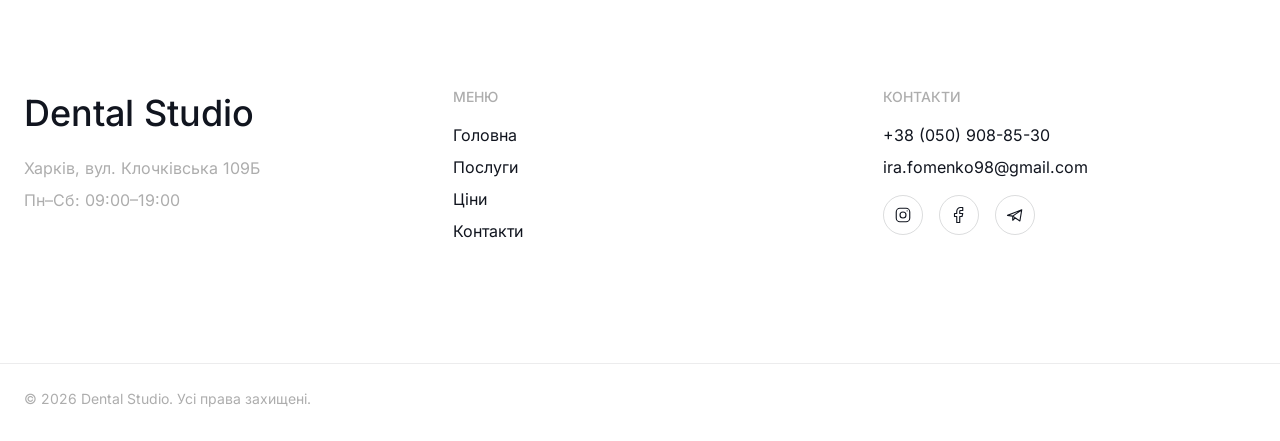
<file: gigena.html>
<!DOCTYPE html>
<html lang="uk">
<head>
  <meta charset="UTF-8">
  <meta name="viewport" content="width=device-width, initial-scale=1">
  <title>Dental Studio — Гігієна</title>
  <meta name="description" content="Професійна гігієна та відбілювання зубів у клініці Dental Studio — ультразвук, Air Flow, полірування, фторування. Помітний результат після першого візиту.">

  <link rel="preload" href="assets/fonts/files/UcC73FwrK3iLTeHuS_nVMrMxCp50SjIa0ZL7SUc.woff2" as="font" type="font/woff2" crossorigin>
  <link rel="stylesheet" href="assets/fonts/fonts.css">
  <link rel="stylesheet" href="css/tokens.css">
  <link rel="stylesheet" href="css/base.css">
  <link rel="stylesheet" href="css/components.css">
  <link rel="stylesheet" href="css/sections.css">
</head>
<body>
  <a class="skip-link" href="#main">Перейти до контенту</a>

  <header class="header is-scrolled" id="header">
    <div class="container header__inner">
      <a href="index.html" class="header__logo">Dental Studio</a>

      <nav class="nav" id="nav-menu" aria-label="Основна навігація">
        <div class="nav__header">
          <button type="button" class="nav__close js-nav-close" aria-label="Закрити меню">
            <svg viewBox="0 0 24 24" fill="none" stroke="currentColor" stroke-width="1.5" stroke-linecap="round" stroke-linejoin="round" aria-hidden="true">
              <path d="M6.75827 17.2426L12.0009 12M17.2435 6.75736L12.0009 12M12.0009 12L6.75827 6.75736M12.0009 12L17.2435 17.2426"></path>
            </svg>
          </button>
        </div>

        <ul class="nav__list">
          <li><a href="index.html" class="nav__link">Головна</a></li>
          <li>
            <details class="nav-dropdown">
              <summary class="nav__link nav-dropdown__summary">
                Послуги
                <svg class="nav-dropdown__chevron" viewBox="0 0 24 24" fill="none" stroke="currentColor" stroke-width="1.5" stroke-linecap="round" stroke-linejoin="round" aria-hidden="true">
                  <path d="M6 9L12 15L18 9"></path>
                </svg>
              </summary>
              <ul class="nav-dropdown__menu">
                <li><a href="terapia.html">Терапія</a></li>
                <li><a href="gigena.html" aria-current="page">Гігієна</a></li>
                <li><a href="hirurgia.html">Хірургія</a></li>
                <li><a href="protezuvannia.html">Протезування</a></li>
              </ul>
            </details>
          </li>
          <li><a href="prices.html" class="nav__link">Ціни</a></li>
          <li><a href="contacts.html" class="nav__link">Контакти</a></li>
        </ul>

        <div class="nav__contact">
          <a href="tel:+380509088530" class="nav__contact-phone">+38 (050) 908-85-30</a>
          <div class="nav__socials">
            <a href="https://www.instagram.com/dr.fomenkoirina/" target="_blank" rel="noopener" aria-label="Instagram" class="footer__social">
              <svg viewBox="0 0 24 24" fill="none" stroke="currentColor" stroke-width="1.5" stroke-linecap="round" stroke-linejoin="round" aria-hidden="true">
                <path d="M12 16C14.2091 16 16 14.2091 16 12C16 9.79086 14.2091 8 12 8C9.79086 8 8 9.79086 8 12C8 14.2091 9.79086 16 12 16Z"></path>
                <path d="M3 16V8C3 5.23858 5.23858 3 8 3H16C18.7614 3 21 5.23858 21 8V16C21 18.7614 18.7614 21 16 21H8C5.23858 21 3 18.7614 3 16Z"></path>
                <path d="M17.5 6.51L17.51 6.49889"></path>
              </svg>
            </a>
            <a href="https://www.facebook.com/groups/1414375409122479/" target="_blank" rel="noopener" aria-label="Facebook" class="footer__social">
              <svg viewBox="0 0 24 24" fill="none" stroke="currentColor" stroke-width="1.5" stroke-linecap="round" stroke-linejoin="round" aria-hidden="true">
                <path d="M17 2H14C12.6739 2 11.4021 2.52678 10.4645 3.46447C9.52678 4.40215 9 5.67392 9 7V10H6V14H9V22H13V14H16L17 10H13V7C13 6.73478 13.1054 6.48043 13.2929 6.29289C13.4804 6.10536 13.7348 6 14 6H17V2Z"></path>
              </svg>
            </a>
            <a href="https://t.me/irenfomenko" target="_blank" rel="noopener" aria-label="Telegram" class="footer__social">
              <svg viewBox="0 0 24 24" fill="none" stroke="currentColor" stroke-width="1.5" stroke-linecap="round" stroke-linejoin="round" aria-hidden="true">
                <path d="M21 5L2 12.5L9 13.5M21 5L18.5 20L9 13.5M21 5L9 13.5M9 13.5V19L12.2488 15.7229"></path>
              </svg>
            </a>
          </div>
        </div>
      </nav>

      <div class="header__actions">
        <a href="tel:+380509088530" class="header__phone">+38 (050) 908-85-30</a>
        <button type="button" class="btn btn--pill js-open-modal">ЗАПИСАТИСЯ</button>
        <button type="button" class="nav__toggle js-nav-toggle" aria-expanded="false" aria-controls="nav-menu" aria-label="Відкрити меню">
          <svg viewBox="0 0 24 24" fill="none" stroke="currentColor" stroke-width="1.5" stroke-linecap="round" stroke-linejoin="round" aria-hidden="true">
            <path d="M3 5H21"></path>
            <path d="M3 12H21"></path>
            <path d="M3 19H21"></path>
          </svg>
        </button>
      </div>
    </div>
  </header>

  <main id="main">

    <!-- Hero -->
    <section class="svc-hero">
      <div class="container">
        <div class="svc-hero__top">
          <h1 class="svc-hero__title">Професійна гігієна та відбілювання</h1>
          <div class="svc-hero__meta">
            <p class="svc-hero__desc">Рекомендуємо проходити кожні півроку для здоровʼя зубів та ясен.</p>
            <p class="svc-hero__location">
              <span class="svc-hero__dot" aria-hidden="true"></span>
              Харків, вул. Клочківська 109Б
            </p>
          </div>
        </div>

        <div class="svc-hero__photos">
          <div class="svc-hero__photo svc-hero__photo--side js-svc-side">
            <picture>
              <source srcset="assets/images/hygeine_2.webp" type="image/webp">
              <img src="assets/images/hygeine_2.jpg" alt="Гігієна зубів — кабінет" width="1124" height="1060" loading="lazy">
            </picture>
          </div>
          <div class="svc-hero__photo svc-hero__photo--center">
            <picture>
              <source srcset="assets/images/hygeine_entral_image.webp" type="image/webp">
              <img src="assets/images/hygeine_entral_image.png" alt="Професійна гігієна зубів" width="1086" height="1448" loading="eager" fetchpriority="high">
            </picture>
          </div>
          <div class="svc-hero__photo svc-hero__photo--side js-svc-side">
            <picture>
              <source srcset="assets/images/hygeine_3.webp" type="image/webp">
              <img src="assets/images/hygeine_3.jpg" alt="Гігієна зубів — процедура" width="1079" height="1349" loading="lazy">
            </picture>
          </div>
        </div>
      </div>
    </section>

    <!-- Process -->
    <section class="process" id="process">
      <div class="container process__layout">
        <div class="process__heading">
          <p class="section-eyebrow">-Процес</p>
          <h2 class="section-title">Як проходить чистка</h2>
        </div>

        <ol class="process__steps">
          <li class="process__step is-active">
            <span class="process__number">01</span>
            <h3 class="process__title">Ультразвук</h3>
            <p class="process__text">Знімаємо зубний камінь і тверді відкладення з усіх поверхонь.</p>
          </li>
          <li class="process__step">
            <span class="process__number">02</span>
            <h3 class="process__title">Air Flow</h3>
            <p class="process__text">Порошковий пристрій видаляє м'який наліт — навіть у важкодоступних місцях між зубами.</p>
          </li>
          <li class="process__step">
            <span class="process__number">03</span>
            <h3 class="process__title">Полірування</h3>
            <p class="process__text">Поліруємо поверхні — зуби стають гладкими і наліт накопичується повільніше.</p>
          </li>
          <li class="process__step">
            <span class="process__number">04</span>
            <h3 class="process__title">Фторування</h3>
            <p class="process__text">Наносимо фторвмісний засіб для зміцнення емалі та зниження чутливості.</p>
          </li>
          <li class="process__step">
            <span class="process__number">05</span>
            <h3 class="process__title">Після процедури</h3>
            <p class="process__text">Навчання правильної домашньої гігієни, індивідуальний підбір домашнього догляду за зубами.</p>
          </li>
        </ol>
      </div>
    </section>

    <!-- Whitening -->
    <section class="whitening" id="whitening">
      <div class="container">
        <div class="whitening__card">
          <div class="whitening__photo">
            <picture>
              <source srcset="assets/images/beyond.webp" type="image/webp">
              <img src="assets/images/beyond.png" alt="Відбілювання зубів Beyond 2" width="966" height="1628" loading="lazy">
            </picture>
          </div>
          <div class="whitening__content">
            <div>
              <p class="section-eyebrow">-Відбілювання</p>
              <h2 class="whitening__title">Відбілювання зубів</h2>
              <p class="whitening__lead">М'який і найшвидший шлях до білосніжної голлівудської посмішки. Система <strong>Beyond 2</strong> — найсучасніша та найбезпечніша.</p>
            </div>
            <ul class="whitening__list">
              <li class="whitening__item">
                <span class="whitening__icon" aria-hidden="true">✓</span>
                Мінімальний час проведення процедури
              </li>
              <li class="whitening__item">
                <span class="whitening__icon" aria-hidden="true">✓</span>
                Низька чутливість зубів
              </li>
              <li class="whitening__item">
                <span class="whitening__icon" aria-hidden="true">✓</span>
                Довгостроковий результат
              </li>
              <li class="whitening__item">
                <span class="whitening__icon" aria-hidden="true">✓</span>
                Перед процедурою — санація та гігієна
              </li>
            </ul>
          </div>
        </div>
      </div>
    </section>

    <!-- FAQs -->
    <section class="faq" id="faq">
      <div class="container faq__layout">

        <div class="faq__left">
          <p class="section-eyebrow">-FAQ</p>
          <h2 class="section-title">Часті запитання</h2>
        </div>

        <div class="faq__right">
          <ul class="faq__list">
            <li>
              <details class="faq__details" open>
                <summary class="faq__q">
                  Як часто потрібно робити професійну чистку?
                  <span class="faq__toggle" aria-hidden="true"></span>
                </summary>
                <p class="faq__a">Раз на 6 місяців — оптимально для більшості пацієнтів. При схильності до каменю може частіше.</p>
              </details>
            </li>
            <li>
              <details class="faq__details">
                <summary class="faq__q">
                  Чи боляче?
                  <span class="faq__toggle" aria-hidden="true"></span>
                </summary>
                <p class="faq__a">Звичайно ні. При підвищеній чутливості зубів знеболюємо для максимального комфорту пацієнта.</p>
              </details>
            </li>
            <li>
              <details class="faq__details">
                <summary class="faq__q">
                  Чим відрізняється професійна чистка від домашньої?
                  <span class="faq__toggle" aria-hidden="true"></span>
                </summary>
                <p class="faq__a">Звичайна щітка не вичищає важкодоступні місця (між зубами, біля ясен). Професійна гігієна повністю прибирає те, що неможливо вичистити вдома.</p>
              </details>
            </li>
            <li>
              <details class="faq__details">
                <summary class="faq__q">
                  Чи можна робити чистку вагітним?
                  <span class="faq__toggle" aria-hidden="true"></span>
                </summary>
                <p class="faq__a">Так, і навіть рекомендовано — гормональні зміни підвищують ризик запалення ясен.</p>
              </details>
            </li>
            <li>
              <details class="faq__details">
                <summary class="faq__q">
                  Наскільки помітний результат відбілювання?
                  <span class="faq__toggle" aria-hidden="true"></span>
                </summary>
                <p class="faq__a">Зуби можуть світлішати на 2–4 тони, в залежності від емалі. Результат може зберігатись від 1 до 2 років, але при умові гарного догляду за зубами та якісній домашній гігієні.</p>
              </details>
            </li>
          </ul>
        </div>

      </div>
    </section>

    <!-- CTA -->
    <section class="pricing-cta">
      <div class="container pricing-cta__inner">
        <h2 class="section-title">Запишіться на гігієну</h2>
        <p class="pricing-cta__text">Перший крок до здорових зубів і свіжої посмішки.</p>
        <button type="button" class="btn btn--solid js-open-modal">Записатися</button>
      </div>
    </section>

  </main>

  <footer class="footer">
    <div class="container footer__inner">
      <div class="footer__col">
        <p class="footer__logo">Dental Studio</p>
        <p class="footer__text">Харків, вул. Клочківська 109Б</p>
        <p class="footer__text">Пн–Сб: 09:00–19:00</p>
      </div>

      <nav class="footer__col" aria-label="Навігація у футері">
        <p class="footer__heading">Меню</p>
        <ul class="footer__links">
          <li><a href="index.html">Головна</a></li>
          <li><a href="index.html#services">Послуги</a></li>
          <li><a href="prices.html">Ціни</a></li>
          <li><a href="contacts.html">Контакти</a></li>
        </ul>
      </nav>

      <div class="footer__col">
        <p class="footer__heading">Контакти</p>
        <a class="footer__link" href="tel:+380509088530">+38 (050) 908-85-30</a>
        <a class="footer__link" href="mailto:ira.fomenko98@gmail.com">ira.fomenko98@gmail.com</a>

        <div class="footer__socials">
          <a href="https://www.instagram.com/dr.fomenkoirina/" target="_blank" rel="noopener" aria-label="Instagram" class="footer__social">
            <svg viewBox="0 0 24 24" fill="none" stroke="currentColor" stroke-width="1.5" stroke-linecap="round" stroke-linejoin="round" aria-hidden="true">
              <path d="M12 16C14.2091 16 16 14.2091 16 12C16 9.79086 14.2091 8 12 8C9.79086 8 8 9.79086 8 12C8 14.2091 9.79086 16 12 16Z"></path>
              <path d="M3 16V8C3 5.23858 5.23858 3 8 3H16C18.7614 3 21 5.23858 21 8V16C21 18.7614 18.7614 21 16 21H8C5.23858 21 3 18.7614 3 16Z"></path>
              <path d="M17.5 6.51L17.51 6.49889"></path>
            </svg>
          </a>
          <a href="https://www.facebook.com/groups/1414375409122479/" target="_blank" rel="noopener" aria-label="Facebook" class="footer__social">
            <svg viewBox="0 0 24 24" fill="none" stroke="currentColor" stroke-width="1.5" stroke-linecap="round" stroke-linejoin="round" aria-hidden="true">
              <path d="M17 2H14C12.6739 2 11.4021 2.52678 10.4645 3.46447C9.52678 4.40215 9 5.67392 9 7V10H6V14H9V22H13V14H16L17 10H13V7C13 6.73478 13.1054 6.48043 13.2929 6.29289C13.4804 6.10536 13.7348 6 14 6H17V2Z"></path>
            </svg>
          </a>
          <a href="https://t.me/irenfomenko" target="_blank" rel="noopener" aria-label="Telegram" class="footer__social">
            <svg viewBox="0 0 24 24" fill="none" stroke="currentColor" stroke-width="1.5" stroke-linecap="round" stroke-linejoin="round" aria-hidden="true">
              <path d="M21 5L2 12.5L9 13.5M21 5L18.5 20L9 13.5M21 5L9 13.5M9 13.5V19L12.2488 15.7229"></path>
            </svg>
          </a>
        </div>
      </div>
    </div>

    <div class="container footer__bottom">
      <p>© <span class="js-year">2026</span> Dental Studio. Усі права захищені.</p>
    </div>
  </footer>

  <div class="modal-overlay js-modal-overlay" hidden>
    <div class="modal" role="dialog" aria-modal="true" aria-labelledby="modal-title">
      <button type="button" class="modal__close js-modal-close" aria-label="Закрити">
        <svg viewBox="0 0 24 24" fill="none" stroke="currentColor" stroke-width="1.5" stroke-linecap="round" stroke-linejoin="round" aria-hidden="true">
          <path d="M6.75827 17.2426L12.0009 12M17.2435 6.75736L12.0009 12M12.0009 12L6.75827 6.75736M12.0009 12L17.2435 17.2426"></path>
        </svg>
      </button>

      <h2 id="modal-title" class="modal__title">Запис на огляд</h2>
      <p class="modal__subtitle">Залиште контакти — ми передзвонимо, щоб підтвердити час.</p>

      <form class="modal__form js-booking-form" novalidate>
        <div class="form-field">
          <label for="booking-name">Ім'я</label>
          <input type="text" id="booking-name" name="name" autocomplete="name" required>
          <p class="form-field__error" data-error-for="name" role="alert"></p>
        </div>

        <div class="form-field">
          <label for="booking-phone">Телефон</label>
          <input type="tel" id="booking-phone" name="phone" autocomplete="tel" required>
          <p class="form-field__error" data-error-for="phone" role="alert"></p>
        </div>

        <div class="form-field">
          <label for="booking-service">Послуга</label>
          <select id="booking-service" name="service">
            <option value="Терапія">Терапія</option>
            <option value="Гігієна" selected>Гігієна</option>
            <option value="Хірургія">Хірургія</option>
            <option value="Протезування">Протезування</option>
            <option value="Інше">Інше</option>
          </select>
        </div>

        <div class="form-field">
          <label for="booking-message">Коментар (необов'язково)</label>
          <textarea id="booking-message" name="message" rows="3"></textarea>
        </div>

        <button type="submit" class="btn btn--solid">Надіслати заявку</button>

        <p class="modal__status" data-status role="status" aria-live="polite"></p>
      </form>
    </div>
  </div>

  <script type="module" src="js/main.js"></script>
</body>
</html>
</file>
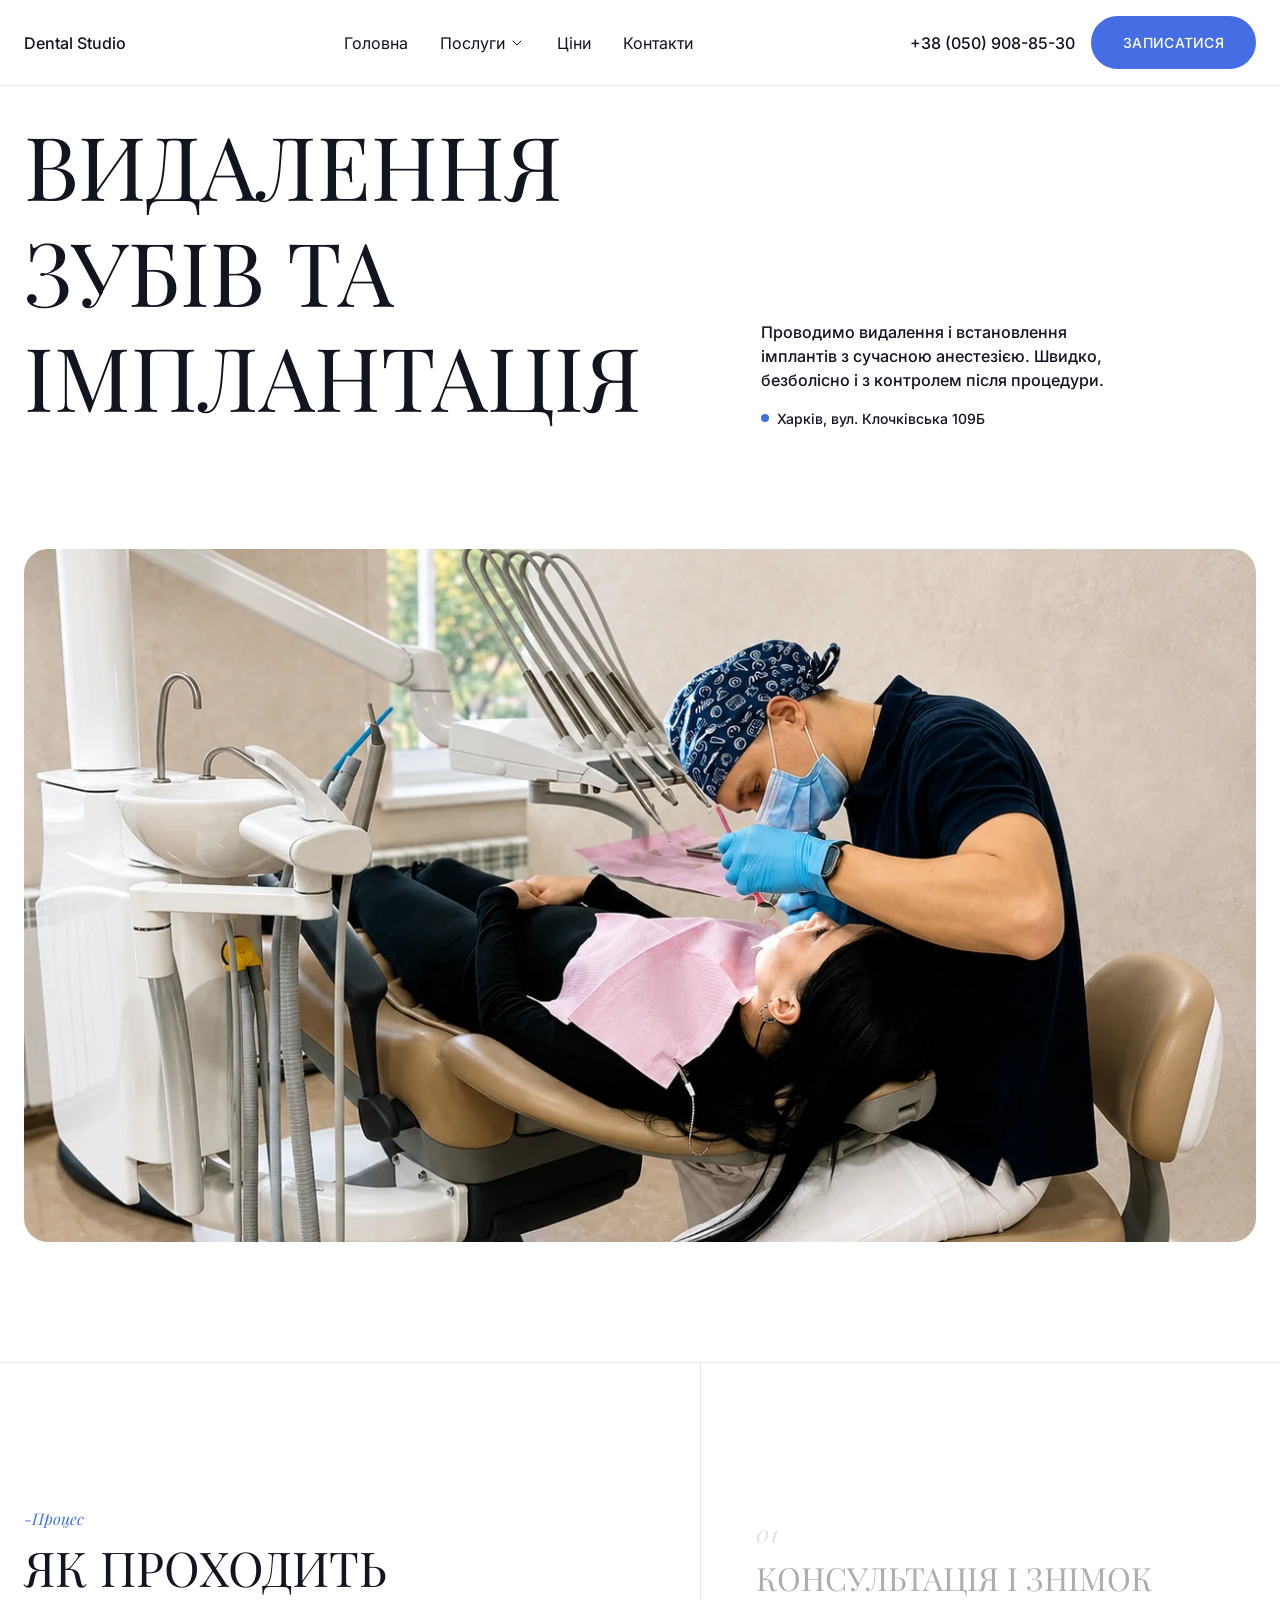
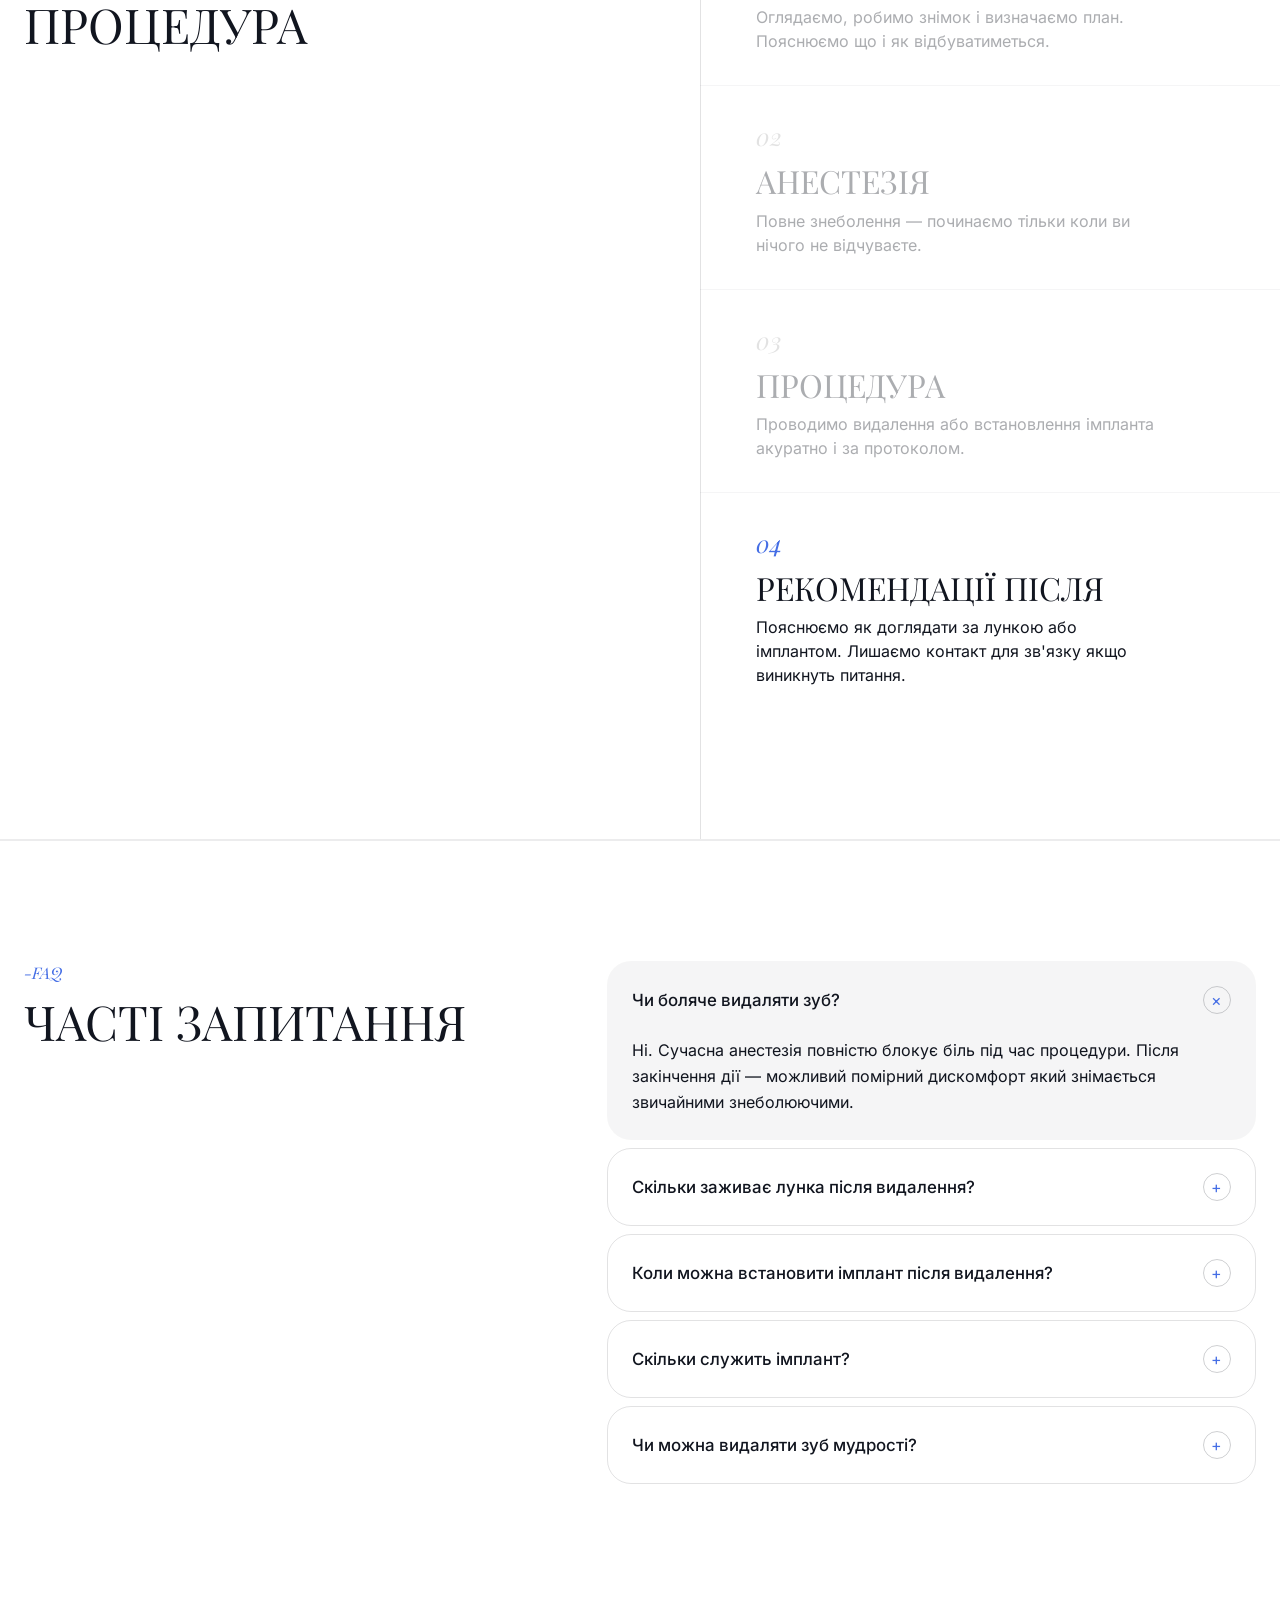
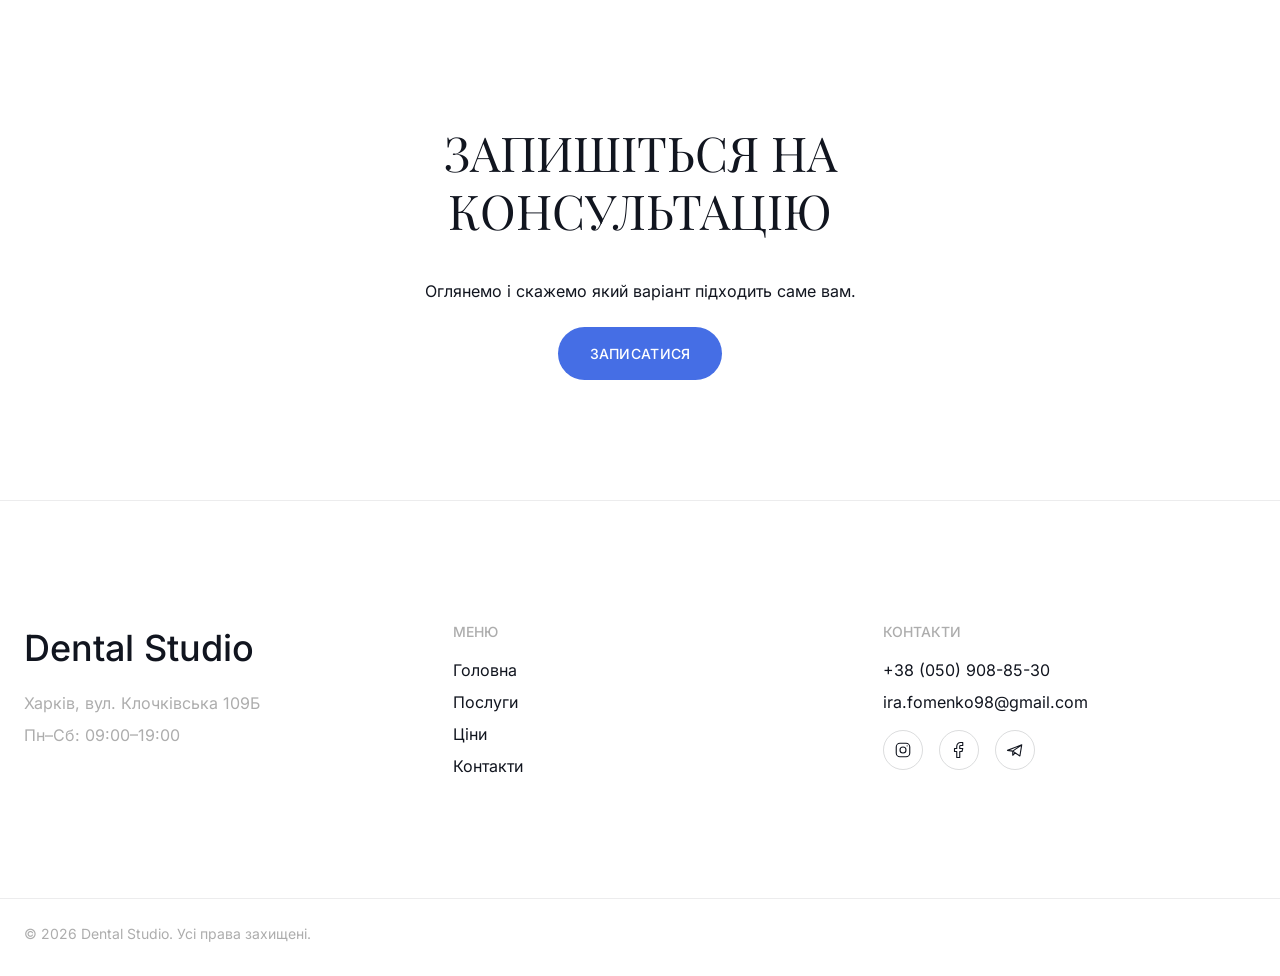
<file: hirurgia.html>
<!DOCTYPE html>
<html lang="uk">
<head>
  <meta charset="UTF-8">
  <meta name="viewport" content="width=device-width, initial-scale=1">
  <title>Dental Studio — Хірургія</title>
  <meta name="description" content="Видалення зубів та імплантація у клініці Dental Studio — сучасна анестезія, швидко і безболісно, контроль після процедури.">

  <link rel="preload" href="assets/fonts/files/UcC73FwrK3iLTeHuS_nVMrMxCp50SjIa0ZL7SUc.woff2" as="font" type="font/woff2" crossorigin>
  <link rel="stylesheet" href="assets/fonts/fonts.css">
  <link rel="stylesheet" href="css/tokens.css">
  <link rel="stylesheet" href="css/base.css">
  <link rel="stylesheet" href="css/components.css">
  <link rel="stylesheet" href="css/sections.css">
</head>
<body>
  <a class="skip-link" href="#main">Перейти до контенту</a>

  <header class="header is-scrolled" id="header">
    <div class="container header__inner">
      <a href="index.html" class="header__logo">Dental Studio</a>

      <nav class="nav" id="nav-menu" aria-label="Основна навігація">
        <div class="nav__header">
          <button type="button" class="nav__close js-nav-close" aria-label="Закрити меню">
            <svg viewBox="0 0 24 24" fill="none" stroke="currentColor" stroke-width="1.5" stroke-linecap="round" stroke-linejoin="round" aria-hidden="true">
              <path d="M6.75827 17.2426L12.0009 12M17.2435 6.75736L12.0009 12M12.0009 12L6.75827 6.75736M12.0009 12L17.2435 17.2426"></path>
            </svg>
          </button>
        </div>

        <ul class="nav__list">
          <li><a href="index.html" class="nav__link">Головна</a></li>
          <li>
            <details class="nav-dropdown">
              <summary class="nav__link nav-dropdown__summary">
                Послуги
                <svg class="nav-dropdown__chevron" viewBox="0 0 24 24" fill="none" stroke="currentColor" stroke-width="1.5" stroke-linecap="round" stroke-linejoin="round" aria-hidden="true">
                  <path d="M6 9L12 15L18 9"></path>
                </svg>
              </summary>
              <ul class="nav-dropdown__menu">
                <li><a href="terapia.html">Терапія</a></li>
                <li><a href="gigena.html">Гігієна</a></li>
                <li><a href="hirurgia.html" aria-current="page">Хірургія</a></li>
                <li><a href="protezuvannia.html">Протезування</a></li>
              </ul>
            </details>
          </li>
          <li><a href="prices.html" class="nav__link">Ціни</a></li>
          <li><a href="contacts.html" class="nav__link">Контакти</a></li>
        </ul>

        <div class="nav__contact">
          <a href="tel:+380509088530" class="nav__contact-phone">+38 (050) 908-85-30</a>
          <div class="nav__socials">
            <a href="https://www.instagram.com/dr.fomenkoirina/" target="_blank" rel="noopener" aria-label="Instagram" class="footer__social">
              <svg viewBox="0 0 24 24" fill="none" stroke="currentColor" stroke-width="1.5" stroke-linecap="round" stroke-linejoin="round" aria-hidden="true">
                <path d="M12 16C14.2091 16 16 14.2091 16 12C16 9.79086 14.2091 8 12 8C9.79086 8 8 9.79086 8 12C8 14.2091 9.79086 16 12 16Z"></path>
                <path d="M3 16V8C3 5.23858 5.23858 3 8 3H16C18.7614 3 21 5.23858 21 8V16C21 18.7614 18.7614 21 16 21H8C5.23858 21 3 18.7614 3 16Z"></path>
                <path d="M17.5 6.51L17.51 6.49889"></path>
              </svg>
            </a>
            <a href="https://www.facebook.com/groups/1414375409122479/" target="_blank" rel="noopener" aria-label="Facebook" class="footer__social">
              <svg viewBox="0 0 24 24" fill="none" stroke="currentColor" stroke-width="1.5" stroke-linecap="round" stroke-linejoin="round" aria-hidden="true">
                <path d="M17 2H14C12.6739 2 11.4021 2.52678 10.4645 3.46447C9.52678 4.40215 9 5.67392 9 7V10H6V14H9V22H13V14H16L17 10H13V7C13 6.73478 13.1054 6.48043 13.2929 6.29289C13.4804 6.10536 13.7348 6 14 6H17V2Z"></path>
              </svg>
            </a>
            <a href="https://t.me/irenfomenko" target="_blank" rel="noopener" aria-label="Telegram" class="footer__social">
              <svg viewBox="0 0 24 24" fill="none" stroke="currentColor" stroke-width="1.5" stroke-linecap="round" stroke-linejoin="round" aria-hidden="true">
                <path d="M21 5L2 12.5L9 13.5M21 5L18.5 20L9 13.5M21 5L9 13.5M9 13.5V19L12.2488 15.7229"></path>
              </svg>
            </a>
          </div>
        </div>
      </nav>

      <div class="header__actions">
        <a href="tel:+380509088530" class="header__phone">+38 (050) 908-85-30</a>
        <button type="button" class="btn btn--pill js-open-modal">ЗАПИСАТИСЯ</button>
        <button type="button" class="nav__toggle js-nav-toggle" aria-expanded="false" aria-controls="nav-menu" aria-label="Відкрити меню">
          <svg viewBox="0 0 24 24" fill="none" stroke="currentColor" stroke-width="1.5" stroke-linecap="round" stroke-linejoin="round" aria-hidden="true">
            <path d="M3 5H21"></path>
            <path d="M3 12H21"></path>
            <path d="M3 19H21"></path>
          </svg>
        </button>
      </div>
    </div>
  </header>

  <main id="main">

    <!-- Hero -->
    <section class="svc-hero">
      <div class="container">
        <div class="svc-hero__top">
          <h1 class="svc-hero__title">Видалення зубів та імплантація</h1>
          <div class="svc-hero__meta">
            <p class="svc-hero__desc">Проводимо видалення і встановлення імплантів з сучасною анестезією. Швидко, безболісно і з контролем після процедури.</p>
            <p class="svc-hero__location">
              <span class="svc-hero__dot" aria-hidden="true"></span>
              Харків, вул. Клочківська 109Б
            </p>
          </div>
        </div>

        <div class="svc-hero__photos svc-hero__photos--single">
          <div class="svc-hero__photo svc-hero__photo--center">
            <picture>
              <source srcset="assets/images/protezuvannya_entral.webp" type="image/webp">
              <img src="assets/images/protezuvannya_entral.png" alt="Хірургічне лікування зубів" width="1254" height="1254" loading="eager" fetchpriority="high">
            </picture>
          </div>
        </div>
      </div>
    </section>

    <!-- Process -->
    <section class="process" id="process">
      <div class="container process__layout">
        <div class="process__heading">
          <p class="section-eyebrow">-Процес</p>
          <h2 class="section-title">Як проходить процедура</h2>
        </div>

        <ol class="process__steps">
          <li class="process__step is-active">
            <span class="process__number">01</span>
            <h3 class="process__title">Консультація і знімок</h3>
            <p class="process__text">Оглядаємо, робимо знімок і визначаємо план. Пояснюємо що і як відбуватиметься.</p>
          </li>
          <li class="process__step">
            <span class="process__number">02</span>
            <h3 class="process__title">Анестезія</h3>
            <p class="process__text">Повне знеболення — починаємо тільки коли ви нічого не відчуваєте.</p>
          </li>
          <li class="process__step">
            <span class="process__number">03</span>
            <h3 class="process__title">Процедура</h3>
            <p class="process__text">Проводимо видалення або встановлення імпланта акуратно і за протоколом.</p>
          </li>
          <li class="process__step">
            <span class="process__number">04</span>
            <h3 class="process__title">Рекомендації після</h3>
            <p class="process__text">Пояснюємо як доглядати за лункою або імплантом. Лишаємо контакт для зв'язку якщо виникнуть питання.</p>
          </li>
        </ol>
      </div>
    </section>

    <!-- FAQs -->
    <section class="faq" id="faq">
      <div class="container faq__layout">

        <div class="faq__left">
          <p class="section-eyebrow">-FAQ</p>
          <h2 class="section-title">Часті запитання</h2>
        </div>

        <div class="faq__right">
          <ul class="faq__list">
            <li>
              <details class="faq__details" open>
                <summary class="faq__q">
                  Чи боляче видаляти зуб?
                  <span class="faq__toggle" aria-hidden="true"></span>
                </summary>
                <p class="faq__a">Ні. Сучасна анестезія повністю блокує біль під час процедури. Після закінчення дії — можливий помірний дискомфорт який знімається звичайними знеболюючими.</p>
              </details>
            </li>
            <li>
              <details class="faq__details">
                <summary class="faq__q">
                  Скільки заживає лунка після видалення?
                  <span class="faq__toggle" aria-hidden="true"></span>
                </summary>
                <p class="faq__a">Первинне заживлення — 3–5 днів. Повне відновлення тканини — 2–4 тижні залежно від складності видалення.</p>
              </details>
            </li>
            <li>
              <details class="faq__details">
                <summary class="faq__q">
                  Коли можна встановити імплант після видалення?
                  <span class="faq__toggle" aria-hidden="true"></span>
                </summary>
                <p class="faq__a">Залежно від ситуації — одразу після видалення або через 2–3 місяці після заживлення. Визначаємо індивідуально після огляду.</p>
              </details>
            </li>
            <li>
              <details class="faq__details">
                <summary class="faq__q">
                  Скільки служить імплант?
                  <span class="faq__toggle" aria-hidden="true"></span>
                </summary>
                <p class="faq__a">При правильному догляді і регулярних оглядах — 20 років і більше. Титанові імпланти добре приживаються і не відторгаються.</p>
              </details>
            </li>
            <li>
              <details class="faq__details">
                <summary class="faq__q">
                  Чи можна видаляти зуб мудрості?
                  <span class="faq__toggle" aria-hidden="true"></span>
                </summary>
                <p class="faq__a">Так. Видаляємо зуби мудрості будь-якої складності — в тому числі ретиновані і напівретиновані.</p>
              </details>
            </li>
          </ul>
        </div>

      </div>
    </section>

    <!-- CTA -->
    <section class="pricing-cta">
      <div class="container pricing-cta__inner">
        <h2 class="section-title">Запишіться на консультацію</h2>
        <p class="pricing-cta__text">Оглянемо і скажемо який варіант підходить саме вам.</p>
        <button type="button" class="btn btn--solid js-open-modal">Записатися</button>
      </div>
    </section>

  </main>

  <footer class="footer">
    <div class="container footer__inner">
      <div class="footer__col">
        <p class="footer__logo">Dental Studio</p>
        <p class="footer__text">Харків, вул. Клочківська 109Б</p>
        <p class="footer__text">Пн–Сб: 09:00–19:00</p>
      </div>

      <nav class="footer__col" aria-label="Навігація у футері">
        <p class="footer__heading">Меню</p>
        <ul class="footer__links">
          <li><a href="index.html">Головна</a></li>
          <li><a href="index.html#services">Послуги</a></li>
          <li><a href="prices.html">Ціни</a></li>
          <li><a href="contacts.html">Контакти</a></li>
        </ul>
      </nav>

      <div class="footer__col">
        <p class="footer__heading">Контакти</p>
        <a class="footer__link" href="tel:+380509088530">+38 (050) 908-85-30</a>
        <a class="footer__link" href="mailto:ira.fomenko98@gmail.com">ira.fomenko98@gmail.com</a>

        <div class="footer__socials">
          <a href="https://www.instagram.com/dr.fomenkoirina/" target="_blank" rel="noopener" aria-label="Instagram" class="footer__social">
            <svg viewBox="0 0 24 24" fill="none" stroke="currentColor" stroke-width="1.5" stroke-linecap="round" stroke-linejoin="round" aria-hidden="true">
              <path d="M12 16C14.2091 16 16 14.2091 16 12C16 9.79086 14.2091 8 12 8C9.79086 8 8 9.79086 8 12C8 14.2091 9.79086 16 12 16Z"></path>
              <path d="M3 16V8C3 5.23858 5.23858 3 8 3H16C18.7614 3 21 5.23858 21 8V16C21 18.7614 18.7614 21 16 21H8C5.23858 21 3 18.7614 3 16Z"></path>
              <path d="M17.5 6.51L17.51 6.49889"></path>
            </svg>
          </a>
          <a href="https://www.facebook.com/groups/1414375409122479/" target="_blank" rel="noopener" aria-label="Facebook" class="footer__social">
            <svg viewBox="0 0 24 24" fill="none" stroke="currentColor" stroke-width="1.5" stroke-linecap="round" stroke-linejoin="round" aria-hidden="true">
              <path d="M17 2H14C12.6739 2 11.4021 2.52678 10.4645 3.46447C9.52678 4.40215 9 5.67392 9 7V10H6V14H9V22H13V14H16L17 10H13V7C13 6.73478 13.1054 6.48043 13.2929 6.29289C13.4804 6.10536 13.7348 6 14 6H17V2Z"></path>
            </svg>
          </a>
          <a href="https://t.me/irenfomenko" target="_blank" rel="noopener" aria-label="Telegram" class="footer__social">
            <svg viewBox="0 0 24 24" fill="none" stroke="currentColor" stroke-width="1.5" stroke-linecap="round" stroke-linejoin="round" aria-hidden="true">
              <path d="M21 5L2 12.5L9 13.5M21 5L18.5 20L9 13.5M21 5L9 13.5M9 13.5V19L12.2488 15.7229"></path>
            </svg>
          </a>
        </div>
      </div>
    </div>

    <div class="container footer__bottom">
      <p>© <span class="js-year">2026</span> Dental Studio. Усі права захищені.</p>
    </div>
  </footer>

  <div class="modal-overlay js-modal-overlay" hidden>
    <div class="modal" role="dialog" aria-modal="true" aria-labelledby="modal-title">
      <button type="button" class="modal__close js-modal-close" aria-label="Закрити">
        <svg viewBox="0 0 24 24" fill="none" stroke="currentColor" stroke-width="1.5" stroke-linecap="round" stroke-linejoin="round" aria-hidden="true">
          <path d="M6.75827 17.2426L12.0009 12M17.2435 6.75736L12.0009 12M12.0009 12L6.75827 6.75736M12.0009 12L17.2435 17.2426"></path>
        </svg>
      </button>

      <h2 id="modal-title" class="modal__title">Запис на огляд</h2>
      <p class="modal__subtitle">Залиште контакти — ми передзвонимо, щоб підтвердити час.</p>

      <form class="modal__form js-booking-form" novalidate>
        <div class="form-field">
          <label for="booking-name">Ім'я</label>
          <input type="text" id="booking-name" name="name" autocomplete="name" required>
          <p class="form-field__error" data-error-for="name" role="alert"></p>
        </div>

        <div class="form-field">
          <label for="booking-phone">Телефон</label>
          <input type="tel" id="booking-phone" name="phone" autocomplete="tel" required>
          <p class="form-field__error" data-error-for="phone" role="alert"></p>
        </div>

        <div class="form-field">
          <label for="booking-service">Послуга</label>
          <select id="booking-service" name="service">
            <option value="Терапія">Терапія</option>
            <option value="Гігієна">Гігієна</option>
            <option value="Хірургія" selected>Хірургія</option>
            <option value="Протезування">Протезування</option>
            <option value="Інше">Інше</option>
          </select>
        </div>

        <div class="form-field">
          <label for="booking-message">Коментар (необов'язково)</label>
          <textarea id="booking-message" name="message" rows="3"></textarea>
        </div>

        <button type="submit" class="btn btn--solid">Надіслати заявку</button>

        <p class="modal__status" data-status role="status" aria-live="polite"></p>
      </form>
    </div>
  </div>

  <script type="module" src="js/main.js"></script>
</body>
</html>
</file>
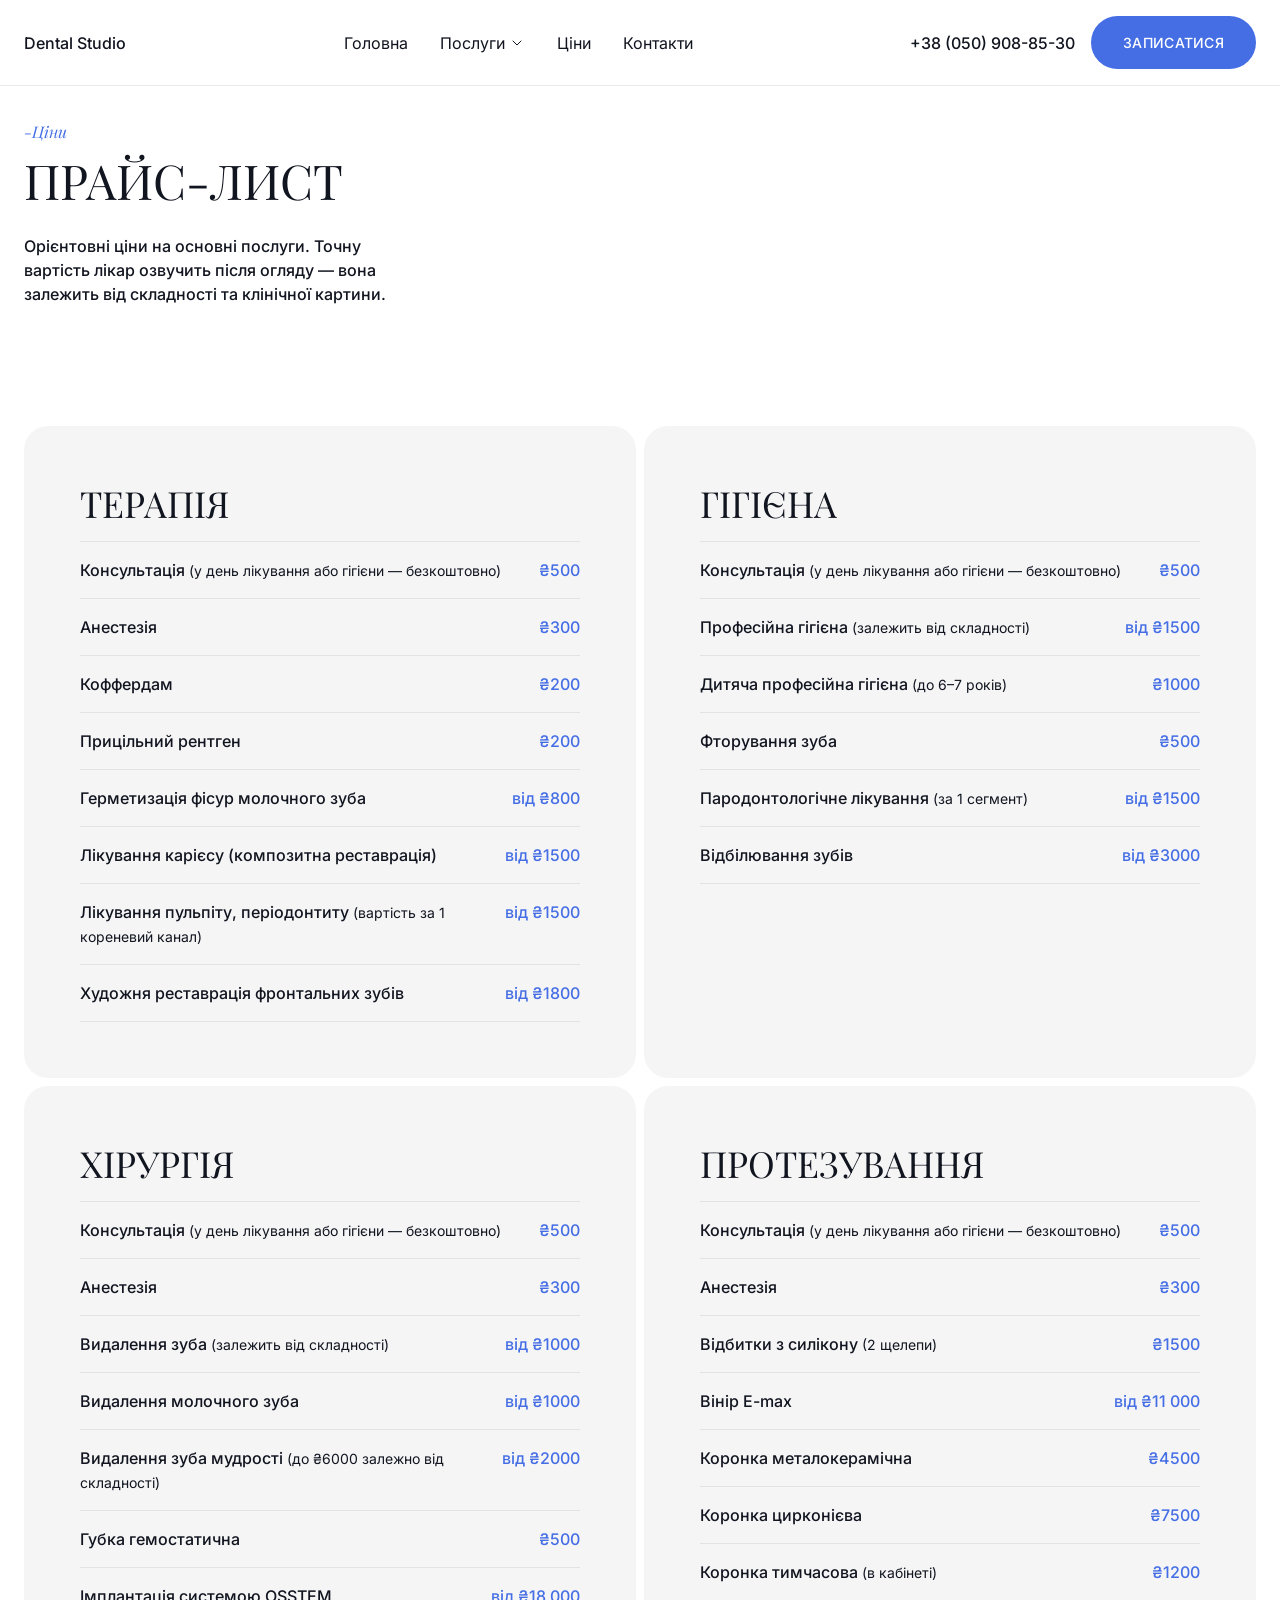
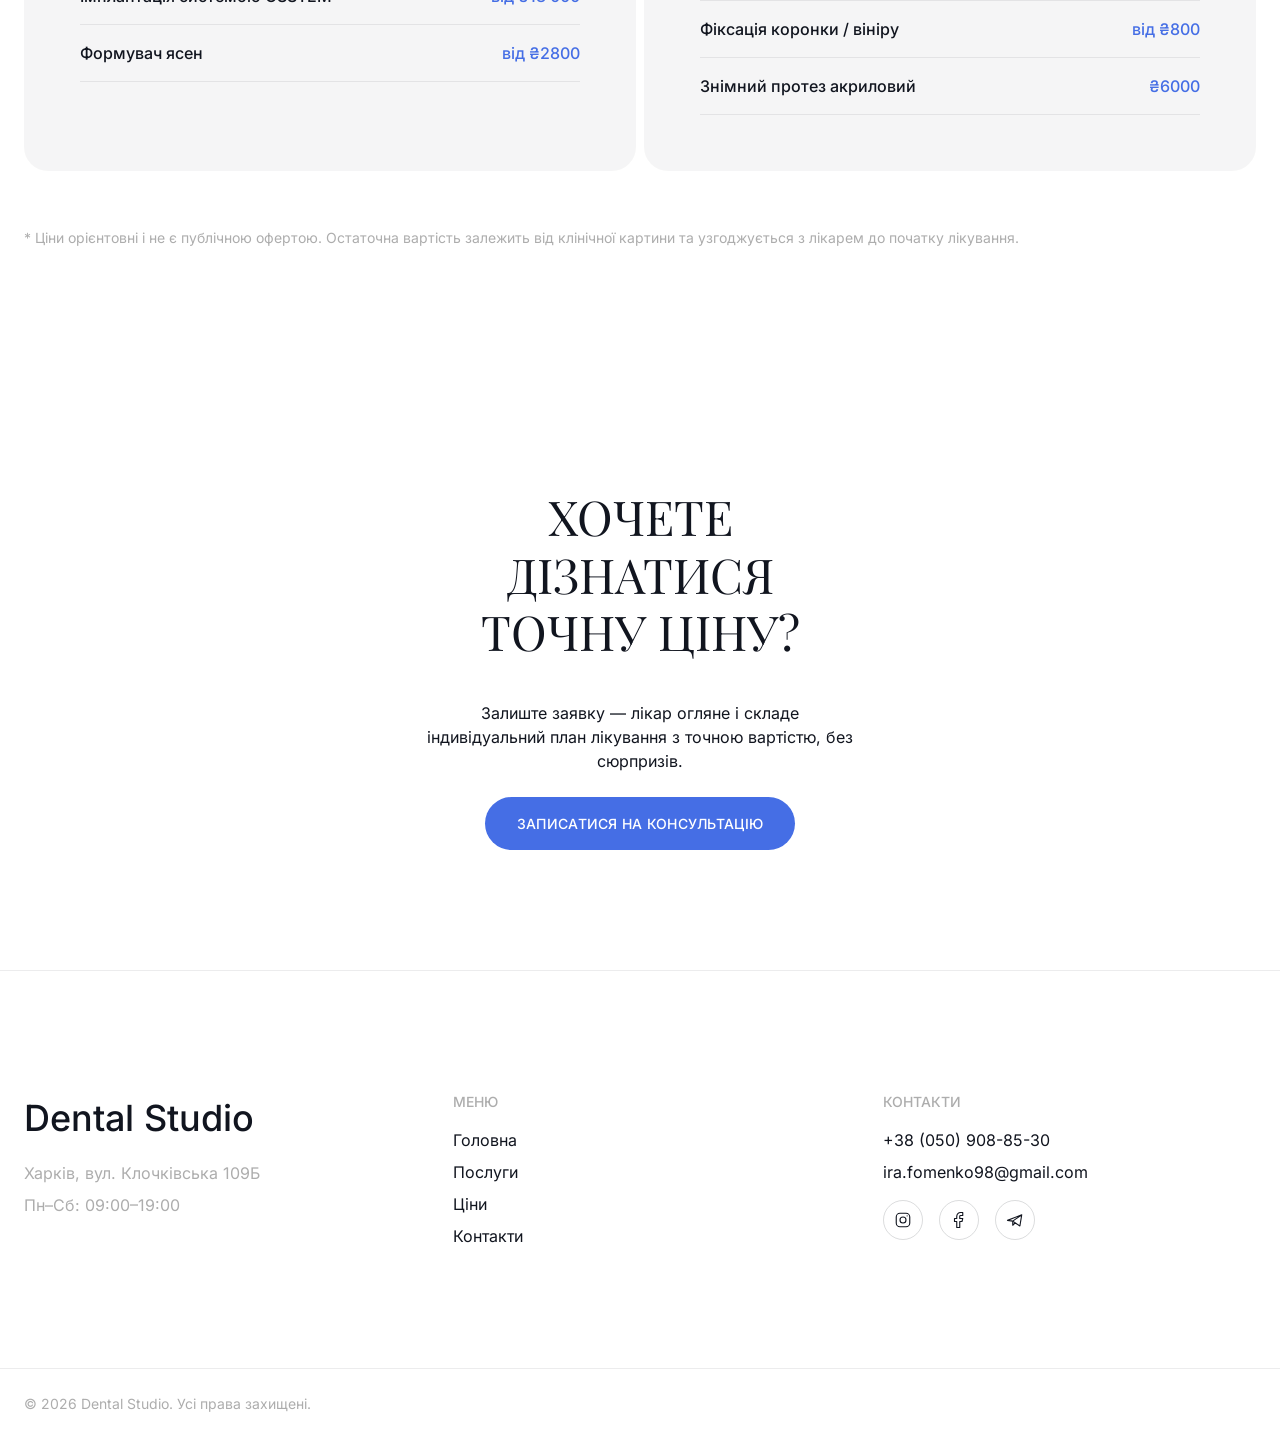
<file: prices.html>
<!DOCTYPE html>
<html lang="uk">
<head>
  <meta charset="UTF-8">
  <meta name="viewport" content="width=device-width, initial-scale=1">
  <title>Dental Studio — Ціни</title>
  <meta name="description" content="Прайс-лист стоматологічної клініки Dental Studio — ціни на терапію, гігієну, хірургію та протезування.">

  <link rel="preload" href="assets/fonts/files/UcC73FwrK3iLTeHuS_nVMrMxCp50SjIa0ZL7SUc.woff2" as="font" type="font/woff2" crossorigin>
  <link rel="stylesheet" href="assets/fonts/fonts.css">
  <link rel="stylesheet" href="css/tokens.css">
  <link rel="stylesheet" href="css/base.css">
  <link rel="stylesheet" href="css/components.css">
  <link rel="stylesheet" href="css/sections.css">
</head>
<body>
  <a class="skip-link" href="#main">Перейти до контенту</a>

  <header class="header is-scrolled" id="header">
    <div class="container header__inner">
      <a href="#main" class="header__logo">Dental Studio</a>

      <nav class="nav" id="nav-menu" aria-label="Основна навігація">
        <div class="nav__header">
          <button type="button" class="nav__close js-nav-close" aria-label="Закрити меню">
            <svg viewBox="0 0 24 24" fill="none" stroke="currentColor" stroke-width="1.5" stroke-linecap="round" stroke-linejoin="round" aria-hidden="true">
              <path d="M6.75827 17.2426L12.0009 12M17.2435 6.75736L12.0009 12M12.0009 12L6.75827 6.75736M12.0009 12L17.2435 17.2426"></path>
            </svg>
          </button>
        </div>

        <ul class="nav__list">
          <li><a href="index.html" class="nav__link">Головна</a></li>
          <li>
            <details class="nav-dropdown">
              <summary class="nav__link nav-dropdown__summary">
                Послуги
                <svg class="nav-dropdown__chevron" viewBox="0 0 24 24" fill="none" stroke="currentColor" stroke-width="1.5" stroke-linecap="round" stroke-linejoin="round" aria-hidden="true">
                  <path d="M6 9L12 15L18 9"></path>
                </svg>
              </summary>
              <ul class="nav-dropdown__menu">
                <li><a href="terapia.html">Терапія</a></li>
                <li><a href="gigena.html">Гігієна</a></li>
                <li><a href="hirurgia.html">Хірургія</a></li>
                <li><a href="protezuvannia.html">Протезування</a></li>
              </ul>
            </details>
          </li>
          <li><a href="prices.html" class="nav__link">Ціни</a></li>
          <li><a href="contacts.html" class="nav__link">Контакти</a></li>
        </ul>

        <div class="nav__contact">
          <a href="tel:+380509088530" class="nav__contact-phone">+38 (050) 908-85-30</a>
          <div class="nav__socials">
            <a href="https://www.instagram.com/dr.fomenkoirina/" target="_blank" rel="noopener" aria-label="Instagram" class="footer__social">
              <svg viewBox="0 0 24 24" fill="none" stroke="currentColor" stroke-width="1.5" stroke-linecap="round" stroke-linejoin="round" aria-hidden="true">
                <path d="M12 16C14.2091 16 16 14.2091 16 12C16 9.79086 14.2091 8 12 8C9.79086 8 8 9.79086 8 12C8 14.2091 9.79086 16 12 16Z"></path>
                <path d="M3 16V8C3 5.23858 5.23858 3 8 3H16C18.7614 3 21 5.23858 21 8V16C21 18.7614 18.7614 21 16 21H8C5.23858 21 3 18.7614 3 16Z"></path>
                <path d="M17.5 6.51L17.51 6.49889"></path>
              </svg>
            </a>
            <a href="https://www.facebook.com/groups/1414375409122479/" target="_blank" rel="noopener" aria-label="Facebook" class="footer__social">
              <svg viewBox="0 0 24 24" fill="none" stroke="currentColor" stroke-width="1.5" stroke-linecap="round" stroke-linejoin="round" aria-hidden="true">
                <path d="M17 2H14C12.6739 2 11.4021 2.52678 10.4645 3.46447C9.52678 4.40215 9 5.67392 9 7V10H6V14H9V22H13V14H16L17 10H13V7C13 6.73478 13.1054 6.48043 13.2929 6.29289C13.4804 6.10536 13.7348 6 14 6H17V2Z"></path>
              </svg>
            </a>
            <a href="https://t.me/irenfomenko" target="_blank" rel="noopener" aria-label="Telegram" class="footer__social">
              <svg viewBox="0 0 24 24" fill="none" stroke="currentColor" stroke-width="1.5" stroke-linecap="round" stroke-linejoin="round" aria-hidden="true">
                <path d="M21 5L2 12.5L9 13.5M21 5L18.5 20L9 13.5M21 5L9 13.5M9 13.5V19L12.2488 15.7229"></path>
              </svg>
            </a>
          </div>
        </div>
      </nav>

      <div class="header__actions">
        <a href="tel:+380509088530" class="header__phone">+38 (050) 908-85-30</a>
        <button type="button" class="btn btn--pill js-open-modal">ЗАПИСАТИСЯ</button>
        <button type="button" class="nav__toggle js-nav-toggle" aria-expanded="false" aria-controls="nav-menu" aria-label="Відкрити меню">
          <svg viewBox="0 0 24 24" fill="none" stroke="currentColor" stroke-width="1.5" stroke-linecap="round" stroke-linejoin="round" aria-hidden="true">
            <path d="M3 5H21"></path>
            <path d="M3 12H21"></path>
            <path d="M3 19H21"></path>
          </svg>
        </button>
      </div>
    </div>
  </header>

  <main id="main">
    <section class="pricing" id="pricing">
      <div class="container">
        <p class="section-eyebrow">-Ціни</p>
        <h2 class="section-title">Прайс-лист</h2>
        <p class="section-intro">Орієнтовні ціни на основні послуги. Точну вартість лікар озвучить після огляду — вона залежить від складності та клінічної картини.</p>

        <div class="pricing__groups">
          <div class="price-group">
            <h3 class="price-group__title">Терапія</h3>
            <ul class="price-list">
              <li class="price-row">
                <span class="price-row__name">Консультація <span class="price-row__note">у день лікування або гігієни — безкоштовно</span></span>
                <span class="price-row__price">₴500</span>
              </li>
              <li class="price-row">
                <span class="price-row__name">Анестезія</span>
                <span class="price-row__price">₴300</span>
              </li>
              <li class="price-row">
                <span class="price-row__name">Коффердам</span>
                <span class="price-row__price">₴200</span>
              </li>
              <li class="price-row">
                <span class="price-row__name">Прицільний рентген</span>
                <span class="price-row__price">₴200</span>
              </li>
              <li class="price-row">
                <span class="price-row__name">Герметизація фісур молочного зуба</span>
                <span class="price-row__price">від ₴800</span>
              </li>
              <li class="price-row">
                <span class="price-row__name">Лікування карієсу (композитна реставрація)</span>
                <span class="price-row__price">від ₴1500</span>
              </li>
              <li class="price-row">
                <span class="price-row__name">Лікування пульпіту, періодонтиту <span class="price-row__note">вартість за 1 кореневий канал</span></span>
                <span class="price-row__price">від ₴1500</span>
              </li>
              <li class="price-row">
                <span class="price-row__name">Художня реставрація фронтальних зубів</span>
                <span class="price-row__price">від ₴1800</span>
              </li>
            </ul>
          </div>

          <div class="price-group">
            <h3 class="price-group__title">Гігієна</h3>
            <ul class="price-list">
              <li class="price-row">
                <span class="price-row__name">Консультація <span class="price-row__note">у день лікування або гігієни — безкоштовно</span></span>
                <span class="price-row__price">₴500</span>
              </li>
              <li class="price-row">
                <span class="price-row__name">Професійна гігієна <span class="price-row__note">залежить від складності</span></span>
                <span class="price-row__price">від ₴1500</span>
              </li>
              <li class="price-row">
                <span class="price-row__name">Дитяча професійна гігієна <span class="price-row__note">до 6–7 років</span></span>
                <span class="price-row__price">₴1000</span>
              </li>
              <li class="price-row">
                <span class="price-row__name">Фторування зуба</span>
                <span class="price-row__price">₴500</span>
              </li>
              <li class="price-row">
                <span class="price-row__name">Пародонтологічне лікування <span class="price-row__note">за 1 сегмент</span></span>
                <span class="price-row__price">від ₴1500</span>
              </li>
              <li class="price-row">
                <span class="price-row__name">Відбілювання зубів</span>
                <span class="price-row__price">від ₴3000</span>
              </li>
            </ul>
          </div>

          <div class="price-group">
            <h3 class="price-group__title">Хірургія</h3>
            <ul class="price-list">
              <li class="price-row">
                <span class="price-row__name">Консультація <span class="price-row__note">у день лікування або гігієни — безкоштовно</span></span>
                <span class="price-row__price">₴500</span>
              </li>
              <li class="price-row">
                <span class="price-row__name">Анестезія</span>
                <span class="price-row__price">₴300</span>
              </li>
              <li class="price-row">
                <span class="price-row__name">Видалення зуба <span class="price-row__note">залежить від складності</span></span>
                <span class="price-row__price">від ₴1000</span>
              </li>
              <li class="price-row">
                <span class="price-row__name">Видалення молочного зуба</span>
                <span class="price-row__price">від ₴1000</span>
              </li>
              <li class="price-row">
                <span class="price-row__name">Видалення зуба мудрості <span class="price-row__note">до ₴6000 залежно від складності</span></span>
                <span class="price-row__price">від ₴2000</span>
              </li>
              <li class="price-row">
                <span class="price-row__name">Губка гемостатична</span>
                <span class="price-row__price">₴500</span>
              </li>
              <li class="price-row">
                <span class="price-row__name">Імплантація системою OSSTEM</span>
                <span class="price-row__price">від ₴18 000</span>
              </li>
              <li class="price-row">
                <span class="price-row__name">Формувач ясен</span>
                <span class="price-row__price">від ₴2800</span>
              </li>
            </ul>
          </div>

          <div class="price-group">
            <h3 class="price-group__title">Протезування</h3>
            <ul class="price-list">
              <li class="price-row">
                <span class="price-row__name">Консультація <span class="price-row__note">у день лікування або гігієни — безкоштовно</span></span>
                <span class="price-row__price">₴500</span>
              </li>
              <li class="price-row">
                <span class="price-row__name">Анестезія</span>
                <span class="price-row__price">₴300</span>
              </li>
              <li class="price-row">
                <span class="price-row__name">Відбитки з силікону <span class="price-row__note">2 щелепи</span></span>
                <span class="price-row__price">₴1500</span>
              </li>
              <li class="price-row">
                <span class="price-row__name">Вінір E-max</span>
                <span class="price-row__price">від ₴11 000</span>
              </li>
              <li class="price-row">
                <span class="price-row__name">Коронка металокерамічна</span>
                <span class="price-row__price">₴4500</span>
              </li>
              <li class="price-row">
                <span class="price-row__name">Коронка цирконієва</span>
                <span class="price-row__price">₴7500</span>
              </li>
              <li class="price-row">
                <span class="price-row__name">Коронка тимчасова <span class="price-row__note">в кабінеті</span></span>
                <span class="price-row__price">₴1200</span>
              </li>
              <li class="price-row">
                <span class="price-row__name">Фіксація коронки / вініру</span>
                <span class="price-row__price">від ₴800</span>
              </li>
              <li class="price-row">
                <span class="price-row__name">Знімний протез акриловий</span>
                <span class="price-row__price">₴6000</span>
              </li>
            </ul>
          </div>
        </div>

        <p class="pricing__note">* Ціни орієнтовні і не є публічною офертою. Остаточна вартість залежить від клінічної картини та узгоджується з лікарем до початку лікування.</p>
      </div>
    </section>

    <section class="pricing-cta">
      <div class="container pricing-cta__inner">
        <h2 class="section-title">Хочете дізнатися точну ціну?</h2>
        <p class="pricing-cta__text">Залиште заявку — лікар огляне і складе індивідуальний план лікування з точною вартістю, без сюрпризів.</p>
        <button type="button" class="btn btn--solid js-open-modal">Записатися на консультацію</button>
      </div>
    </section>
  </main>

  <footer class="footer">
    <div class="container footer__inner">
      <div class="footer__col">
        <p class="footer__logo">Dental Studio</p>
        <p class="footer__text">Харків, вул. Клочківська 109Б</p>
        <!-- TODO: replace with the clinic's real working hours -->
        <p class="footer__text">Пн–Сб: 09:00–19:00</p>
      </div>

      <nav class="footer__col" aria-label="Навігація у футері">
        <p class="footer__heading">Меню</p>
        <ul class="footer__links">
          <li><a href="index.html">Головна</a></li>
          <li><a href="index.html#services">Послуги</a></li>
          <li><a href="prices.html">Ціни</a></li>
          <li><a href="contacts.html">Контакти</a></li>
        </ul>
      </nav>

      <div class="footer__col">
        <p class="footer__heading">Контакти</p>
        <a class="footer__link" href="tel:+380509088530">+38 (050) 908-85-30</a>
        <!-- TODO: replace with the clinic's real email -->
        <a class="footer__link" href="mailto:ira.fomenko98@gmail.com">ira.fomenko98@gmail.com</a>

        <div class="footer__socials">
          <!-- TODO: replace href values with real social links -->
          <a href="https://www.instagram.com/dr.fomenkoirina/" target="_blank" rel="noopener" aria-label="Instagram" class="footer__social">
            <svg viewBox="0 0 24 24" fill="none" stroke="currentColor" stroke-width="1.5" stroke-linecap="round" stroke-linejoin="round" aria-hidden="true">
              <path d="M12 16C14.2091 16 16 14.2091 16 12C16 9.79086 14.2091 8 12 8C9.79086 8 8 9.79086 8 12C8 14.2091 9.79086 16 12 16Z"></path>
              <path d="M3 16V8C3 5.23858 5.23858 3 8 3H16C18.7614 3 21 5.23858 21 8V16C21 18.7614 18.7614 21 16 21H8C5.23858 21 3 18.7614 3 16Z"></path>
              <path d="M17.5 6.51L17.51 6.49889"></path>
            </svg>
          </a>
          <a href="https://www.facebook.com/groups/1414375409122479/" target="_blank" rel="noopener" aria-label="Facebook" class="footer__social">
            <svg viewBox="0 0 24 24" fill="none" stroke="currentColor" stroke-width="1.5" stroke-linecap="round" stroke-linejoin="round" aria-hidden="true">
              <path d="M17 2H14C12.6739 2 11.4021 2.52678 10.4645 3.46447C9.52678 4.40215 9 5.67392 9 7V10H6V14H9V22H13V14H16L17 10H13V7C13 6.73478 13.1054 6.48043 13.2929 6.29289C13.4804 6.10536 13.7348 6 14 6H17V2Z"></path>
            </svg>
          </a>
          <a href="https://t.me/irenfomenko" target="_blank" rel="noopener" aria-label="Telegram" class="footer__social">
            <svg viewBox="0 0 24 24" fill="none" stroke="currentColor" stroke-width="1.5" stroke-linecap="round" stroke-linejoin="round" aria-hidden="true">
              <path d="M21 5L2 12.5L9 13.5M21 5L18.5 20L9 13.5M21 5L9 13.5M9 13.5V19L12.2488 15.7229"></path>
            </svg>
          </a>
        </div>
      </div>
    </div>

    <div class="container footer__bottom">
      <p>© <span class="js-year">2026</span> Dental Studio. Усі права захищені.</p>
    </div>
  </footer>

  <div class="modal-overlay js-modal-overlay" hidden>
    <div class="modal" role="dialog" aria-modal="true" aria-labelledby="modal-title">
      <button type="button" class="modal__close js-modal-close" aria-label="Закрити">
        <svg viewBox="0 0 24 24" fill="none" stroke="currentColor" stroke-width="1.5" stroke-linecap="round" stroke-linejoin="round" aria-hidden="true">
          <path d="M6.75827 17.2426L12.0009 12M17.2435 6.75736L12.0009 12M12.0009 12L6.75827 6.75736M12.0009 12L17.2435 17.2426"></path>
        </svg>
      </button>

      <h2 id="modal-title" class="modal__title">Запис на огляд</h2>
      <p class="modal__subtitle">Залиште контакти — ми передзвонимо, щоб підтвердити час.</p>

      <form class="modal__form js-booking-form" novalidate>
        <div class="form-field">
          <label for="booking-name">Ім'я</label>
          <input type="text" id="booking-name" name="name" autocomplete="name" required>
          <p class="form-field__error" data-error-for="name" role="alert"></p>
        </div>

        <div class="form-field">
          <label for="booking-phone">Телефон</label>
          <input type="tel" id="booking-phone" name="phone" autocomplete="tel" required>
          <p class="form-field__error" data-error-for="phone" role="alert"></p>
        </div>

        <div class="form-field">
          <label for="booking-service">Послуга</label>
          <select id="booking-service" name="service">
            <option value="Терапія">Терапія</option>
            <option value="Гігієна">Гігієна</option>
            <option value="Хірургія">Хірургія</option>
            <option value="Протезування">Протезування</option>
            <option value="Інше">Інше</option>
          </select>
        </div>

        <div class="form-field">
          <label for="booking-message">Коментар (необов'язково)</label>
          <textarea id="booking-message" name="message" rows="3"></textarea>
        </div>

        <button type="submit" class="btn btn--solid">Надіслати заявку</button>

        <p class="modal__status" data-status role="status" aria-live="polite"></p>
      </form>
    </div>
  </div>

  <script type="module" src="js/main.js"></script>
</body>
</html>
</file>
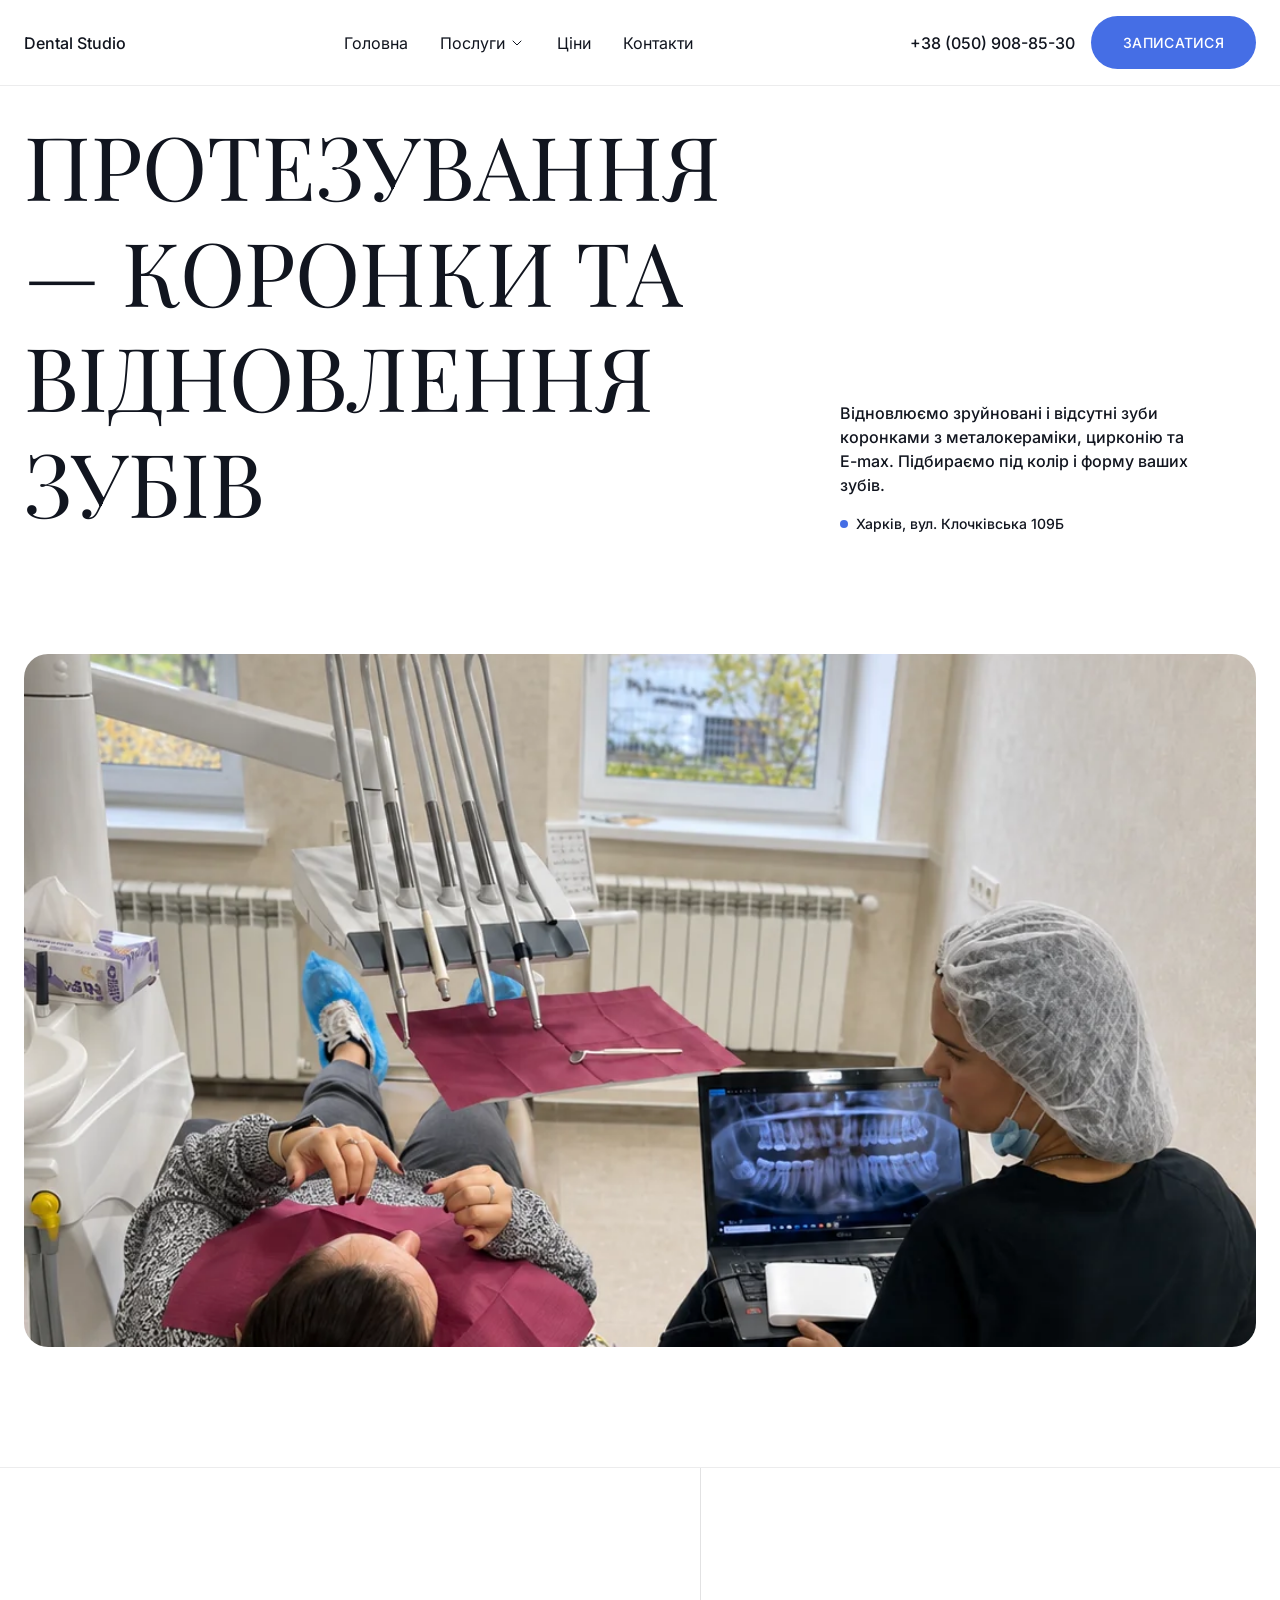
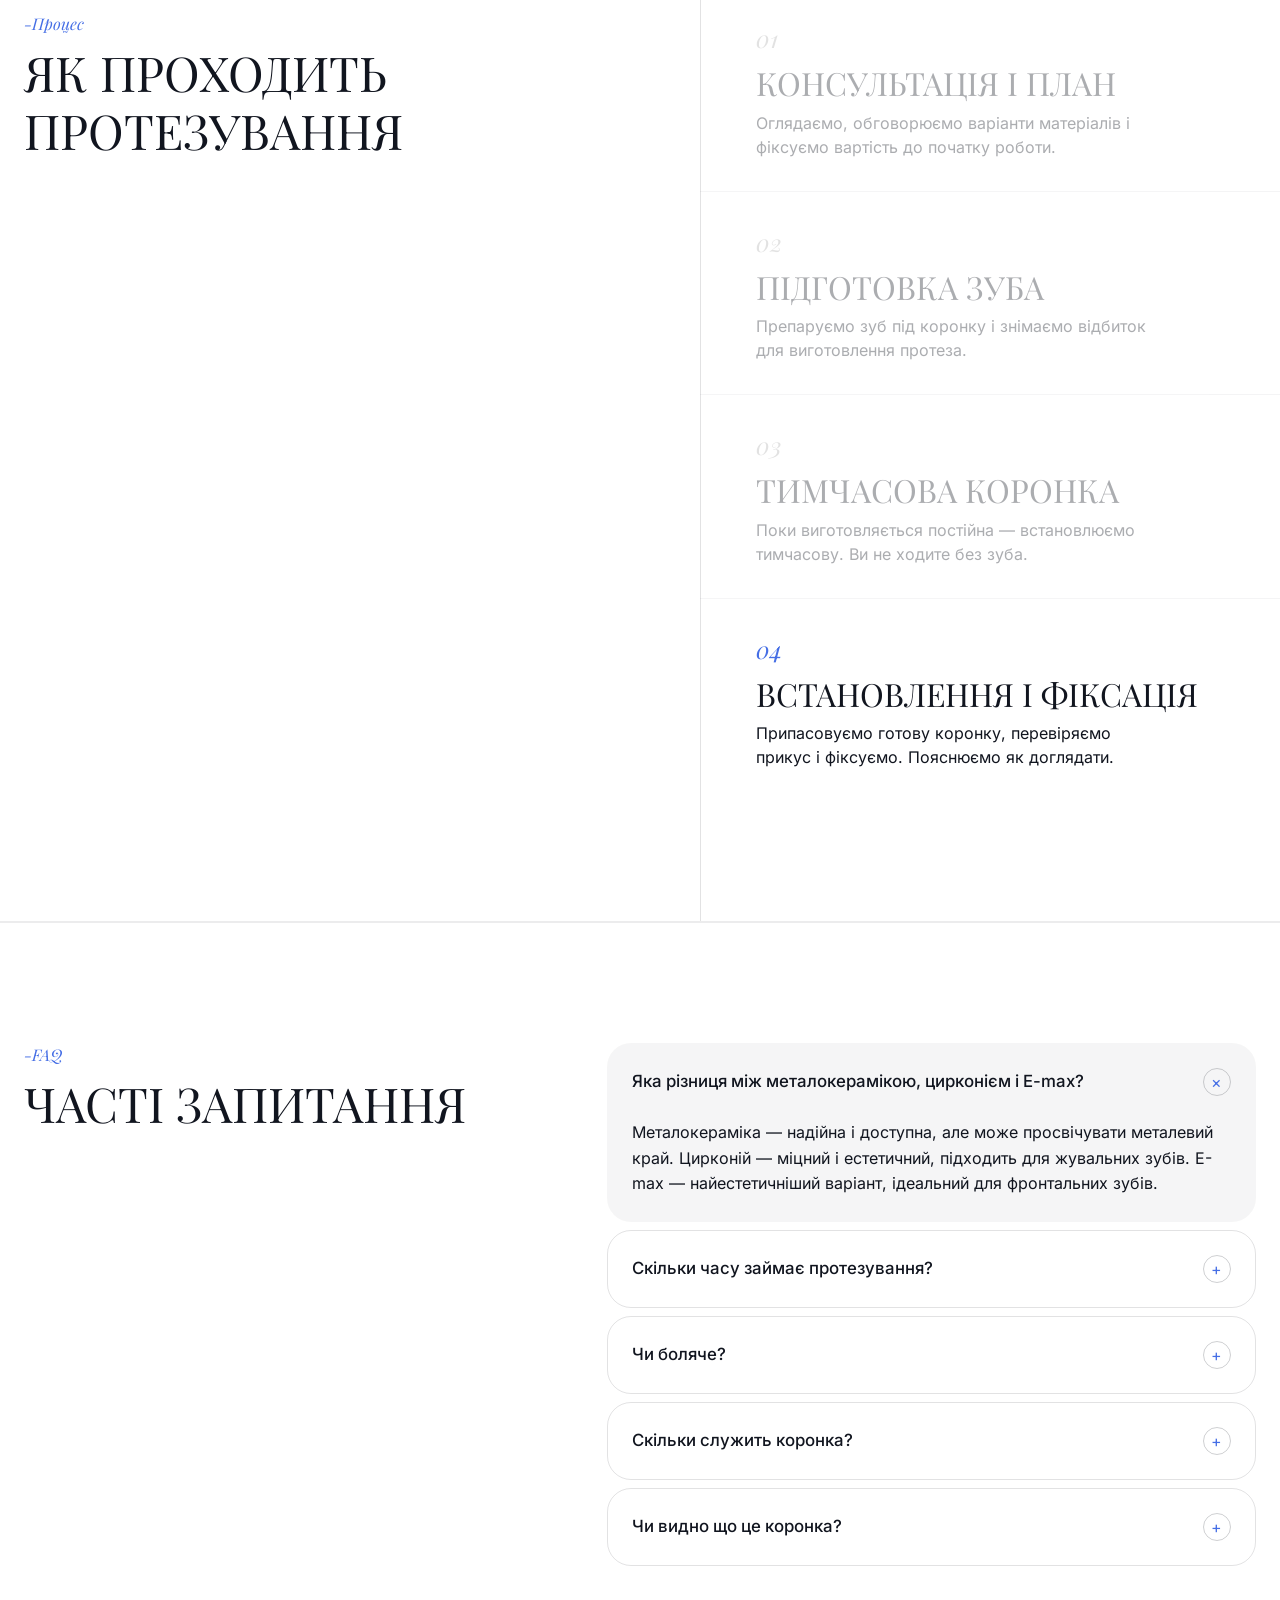
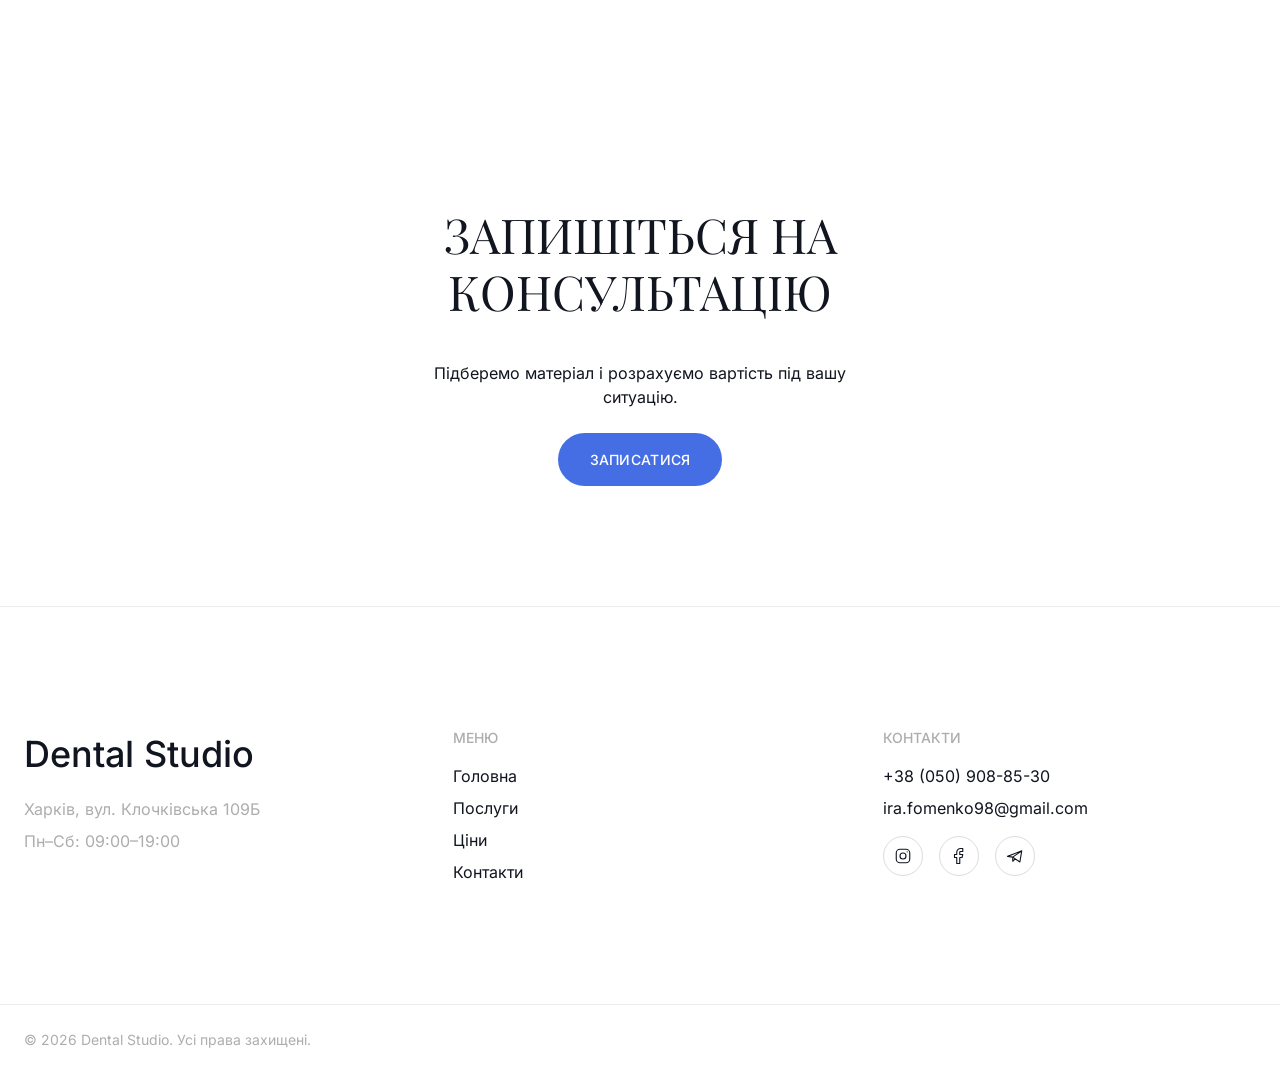
<file: protezuvannia.html>
<!DOCTYPE html>
<html lang="uk">
<head>
  <meta charset="UTF-8">
  <meta name="viewport" content="width=device-width, initial-scale=1">
  <title>Dental Studio — Протезування</title>
  <meta name="description" content="Протезування зубів у клініці Dental Studio — коронки з металокераміки, цирконію та E-max. Підбираємо під колір і форму ваших зубів.">

  <link rel="preload" href="assets/fonts/files/UcC73FwrK3iLTeHuS_nVMrMxCp50SjIa0ZL7SUc.woff2" as="font" type="font/woff2" crossorigin>
  <link rel="stylesheet" href="assets/fonts/fonts.css">
  <link rel="stylesheet" href="css/tokens.css">
  <link rel="stylesheet" href="css/base.css">
  <link rel="stylesheet" href="css/components.css">
  <link rel="stylesheet" href="css/sections.css">
</head>
<body>
  <a class="skip-link" href="#main">Перейти до контенту</a>

  <header class="header is-scrolled" id="header">
    <div class="container header__inner">
      <a href="index.html" class="header__logo">Dental Studio</a>

      <nav class="nav" id="nav-menu" aria-label="Основна навігація">
        <div class="nav__header">
          <button type="button" class="nav__close js-nav-close" aria-label="Закрити меню">
            <svg viewBox="0 0 24 24" fill="none" stroke="currentColor" stroke-width="1.5" stroke-linecap="round" stroke-linejoin="round" aria-hidden="true">
              <path d="M6.75827 17.2426L12.0009 12M17.2435 6.75736L12.0009 12M12.0009 12L6.75827 6.75736M12.0009 12L17.2435 17.2426"></path>
            </svg>
          </button>
        </div>

        <ul class="nav__list">
          <li><a href="index.html" class="nav__link">Головна</a></li>
          <li>
            <details class="nav-dropdown">
              <summary class="nav__link nav-dropdown__summary">
                Послуги
                <svg class="nav-dropdown__chevron" viewBox="0 0 24 24" fill="none" stroke="currentColor" stroke-width="1.5" stroke-linecap="round" stroke-linejoin="round" aria-hidden="true">
                  <path d="M6 9L12 15L18 9"></path>
                </svg>
              </summary>
              <ul class="nav-dropdown__menu">
                <li><a href="terapia.html">Терапія</a></li>
                <li><a href="gigena.html">Гігієна</a></li>
                <li><a href="hirurgia.html">Хірургія</a></li>
                <li><a href="protezuvannia.html" aria-current="page">Протезування</a></li>
              </ul>
            </details>
          </li>
          <li><a href="prices.html" class="nav__link">Ціни</a></li>
          <li><a href="contacts.html" class="nav__link">Контакти</a></li>
        </ul>

        <div class="nav__contact">
          <a href="tel:+380509088530" class="nav__contact-phone">+38 (050) 908-85-30</a>
          <div class="nav__socials">
            <a href="https://www.instagram.com/dr.fomenkoirina/" target="_blank" rel="noopener" aria-label="Instagram" class="footer__social">
              <svg viewBox="0 0 24 24" fill="none" stroke="currentColor" stroke-width="1.5" stroke-linecap="round" stroke-linejoin="round" aria-hidden="true">
                <path d="M12 16C14.2091 16 16 14.2091 16 12C16 9.79086 14.2091 8 12 8C9.79086 8 8 9.79086 8 12C8 14.2091 9.79086 16 12 16Z"></path>
                <path d="M3 16V8C3 5.23858 5.23858 3 8 3H16C18.7614 3 21 5.23858 21 8V16C21 18.7614 18.7614 21 16 21H8C5.23858 21 3 18.7614 3 16Z"></path>
                <path d="M17.5 6.51L17.51 6.49889"></path>
              </svg>
            </a>
            <a href="https://www.facebook.com/groups/1414375409122479/" target="_blank" rel="noopener" aria-label="Facebook" class="footer__social">
              <svg viewBox="0 0 24 24" fill="none" stroke="currentColor" stroke-width="1.5" stroke-linecap="round" stroke-linejoin="round" aria-hidden="true">
                <path d="M17 2H14C12.6739 2 11.4021 2.52678 10.4645 3.46447C9.52678 4.40215 9 5.67392 9 7V10H6V14H9V22H13V14H16L17 10H13V7C13 6.73478 13.1054 6.48043 13.2929 6.29289C13.4804 6.10536 13.7348 6 14 6H17V2Z"></path>
              </svg>
            </a>
            <a href="https://t.me/irenfomenko" target="_blank" rel="noopener" aria-label="Telegram" class="footer__social">
              <svg viewBox="0 0 24 24" fill="none" stroke="currentColor" stroke-width="1.5" stroke-linecap="round" stroke-linejoin="round" aria-hidden="true">
                <path d="M21 5L2 12.5L9 13.5M21 5L18.5 20L9 13.5M21 5L9 13.5M9 13.5V19L12.2488 15.7229"></path>
              </svg>
            </a>
          </div>
        </div>
      </nav>

      <div class="header__actions">
        <a href="tel:+380509088530" class="header__phone">+38 (050) 908-85-30</a>
        <button type="button" class="btn btn--pill js-open-modal">ЗАПИСАТИСЯ</button>
        <button type="button" class="nav__toggle js-nav-toggle" aria-expanded="false" aria-controls="nav-menu" aria-label="Відкрити меню">
          <svg viewBox="0 0 24 24" fill="none" stroke="currentColor" stroke-width="1.5" stroke-linecap="round" stroke-linejoin="round" aria-hidden="true">
            <path d="M3 5H21"></path>
            <path d="M3 12H21"></path>
            <path d="M3 19H21"></path>
          </svg>
        </button>
      </div>
    </div>
  </header>

  <main id="main">

    <!-- Hero -->
    <section class="svc-hero">
      <div class="container">
        <div class="svc-hero__top">
          <h1 class="svc-hero__title">Протезування — коронки та відновлення зубів</h1>
          <div class="svc-hero__meta">
            <p class="svc-hero__desc">Відновлюємо зруйновані і відсутні зуби коронками з металокераміки, цирконію та E-max. Підбираємо під колір і форму ваших зубів.</p>
            <p class="svc-hero__location">
              <span class="svc-hero__dot" aria-hidden="true"></span>
              Харків, вул. Клочківська 109Б
            </p>
          </div>
        </div>

        <div class="svc-hero__photos svc-hero__photos--single">
          <div class="svc-hero__photo svc-hero__photo--center">
            <picture>
              <source srcset="assets/images/protezuvannia_entral.webp" type="image/webp">
              <img src="assets/images/protezuvannia_entral.png" alt="Протезування зубів" width="1086" height="1448" loading="eager" fetchpriority="high">
            </picture>
          </div>
        </div>
      </div>
    </section>

    <!-- Process -->
    <section class="process" id="process">
      <div class="container process__layout">
        <div class="process__heading">
          <p class="section-eyebrow">-Процес</p>
          <h2 class="section-title">Як проходить протезування</h2>
        </div>

        <ol class="process__steps">
          <li class="process__step is-active">
            <span class="process__number">01</span>
            <h3 class="process__title">Консультація і план</h3>
            <p class="process__text">Оглядаємо, обговорюємо варіанти матеріалів і фіксуємо вартість до початку роботи.</p>
          </li>
          <li class="process__step">
            <span class="process__number">02</span>
            <h3 class="process__title">Підготовка зуба</h3>
            <p class="process__text">Препаруємо зуб під коронку і знімаємо відбиток для виготовлення протеза.</p>
          </li>
          <li class="process__step">
            <span class="process__number">03</span>
            <h3 class="process__title">Тимчасова коронка</h3>
            <p class="process__text">Поки виготовляється постійна — встановлюємо тимчасову. Ви не ходите без зуба.</p>
          </li>
          <li class="process__step">
            <span class="process__number">04</span>
            <h3 class="process__title">Встановлення і фіксація</h3>
            <p class="process__text">Припасовуємо готову коронку, перевіряємо прикус і фіксуємо. Пояснюємо як доглядати.</p>
          </li>
        </ol>
      </div>
    </section>

    <!-- FAQs -->
    <section class="faq" id="faq">
      <div class="container faq__layout">

        <div class="faq__left">
          <p class="section-eyebrow">-FAQ</p>
          <h2 class="section-title">Часті запитання</h2>
        </div>

        <div class="faq__right">
          <ul class="faq__list">
            <li>
              <details class="faq__details" open>
                <summary class="faq__q">
                  Яка різниця між металокерамікою, цирконієм і E-max?
                  <span class="faq__toggle" aria-hidden="true"></span>
                </summary>
                <p class="faq__a">Металокераміка — надійна і доступна, але може просвічувати металевий край. Цирконій — міцний і естетичний, підходить для жувальних зубів. E-max — найестетичніший варіант, ідеальний для фронтальних зубів.</p>
              </details>
            </li>
            <li>
              <details class="faq__details">
                <summary class="faq__q">
                  Скільки часу займає протезування?
                  <span class="faq__toggle" aria-hidden="true"></span>
                </summary>
                <p class="faq__a">Від першого візиту до встановлення постійної коронки — зазвичай 2–3 тижні.</p>
              </details>
            </li>
            <li>
              <details class="faq__details">
                <summary class="faq__q">
                  Чи боляче?
                  <span class="faq__toggle" aria-hidden="true"></span>
                </summary>
                <p class="faq__a">Препарування проводиться під анестезією. Після процедури може бути легка чутливість — вона минає за кілька днів.</p>
              </details>
            </li>
            <li>
              <details class="faq__details">
                <summary class="faq__q">
                  Скільки служить коронка?
                  <span class="faq__toggle" aria-hidden="true"></span>
                </summary>
                <p class="faq__a">Металокераміка — 10–15 років. Цирконій і E-max — 15–20 років при правильному догляді.</p>
              </details>
            </li>
            <li>
              <details class="faq__details">
                <summary class="faq__q">
                  Чи видно що це коронка?
                  <span class="faq__toggle" aria-hidden="true"></span>
                </summary>
                <p class="faq__a">Сучасні матеріали повністю імітують природній зуб. Цирконій і E-max практично неможливо відрізнити від рідного зуба.</p>
              </details>
            </li>
          </ul>
        </div>

      </div>
    </section>

    <!-- CTA -->
    <section class="pricing-cta">
      <div class="container pricing-cta__inner">
        <h2 class="section-title">Запишіться на консультацію</h2>
        <p class="pricing-cta__text">Підберемо матеріал і розрахуємо вартість під вашу ситуацію.</p>
        <button type="button" class="btn btn--solid js-open-modal">Записатися</button>
      </div>
    </section>

  </main>

  <footer class="footer">
    <div class="container footer__inner">
      <div class="footer__col">
        <p class="footer__logo">Dental Studio</p>
        <p class="footer__text">Харків, вул. Клочківська 109Б</p>
        <p class="footer__text">Пн–Сб: 09:00–19:00</p>
      </div>

      <nav class="footer__col" aria-label="Навігація у футері">
        <p class="footer__heading">Меню</p>
        <ul class="footer__links">
          <li><a href="index.html">Головна</a></li>
          <li><a href="index.html#services">Послуги</a></li>
          <li><a href="prices.html">Ціни</a></li>
          <li><a href="contacts.html">Контакти</a></li>
        </ul>
      </nav>

      <div class="footer__col">
        <p class="footer__heading">Контакти</p>
        <a class="footer__link" href="tel:+380509088530">+38 (050) 908-85-30</a>
        <a class="footer__link" href="mailto:ira.fomenko98@gmail.com">ira.fomenko98@gmail.com</a>

        <div class="footer__socials">
          <a href="https://www.instagram.com/dr.fomenkoirina/" target="_blank" rel="noopener" aria-label="Instagram" class="footer__social">
            <svg viewBox="0 0 24 24" fill="none" stroke="currentColor" stroke-width="1.5" stroke-linecap="round" stroke-linejoin="round" aria-hidden="true">
              <path d="M12 16C14.2091 16 16 14.2091 16 12C16 9.79086 14.2091 8 12 8C9.79086 8 8 9.79086 8 12C8 14.2091 9.79086 16 12 16Z"></path>
              <path d="M3 16V8C3 5.23858 5.23858 3 8 3H16C18.7614 3 21 5.23858 21 8V16C21 18.7614 18.7614 21 16 21H8C5.23858 21 3 18.7614 3 16Z"></path>
              <path d="M17.5 6.51L17.51 6.49889"></path>
            </svg>
          </a>
          <a href="https://www.facebook.com/groups/1414375409122479/" target="_blank" rel="noopener" aria-label="Facebook" class="footer__social">
            <svg viewBox="0 0 24 24" fill="none" stroke="currentColor" stroke-width="1.5" stroke-linecap="round" stroke-linejoin="round" aria-hidden="true">
              <path d="M17 2H14C12.6739 2 11.4021 2.52678 10.4645 3.46447C9.52678 4.40215 9 5.67392 9 7V10H6V14H9V22H13V14H16L17 10H13V7C13 6.73478 13.1054 6.48043 13.2929 6.29289C13.4804 6.10536 13.7348 6 14 6H17V2Z"></path>
            </svg>
          </a>
          <a href="https://t.me/irenfomenko" target="_blank" rel="noopener" aria-label="Telegram" class="footer__social">
            <svg viewBox="0 0 24 24" fill="none" stroke="currentColor" stroke-width="1.5" stroke-linecap="round" stroke-linejoin="round" aria-hidden="true">
              <path d="M21 5L2 12.5L9 13.5M21 5L18.5 20L9 13.5M21 5L9 13.5M9 13.5V19L12.2488 15.7229"></path>
            </svg>
          </a>
        </div>
      </div>
    </div>

    <div class="container footer__bottom">
      <p>© <span class="js-year">2026</span> Dental Studio. Усі права захищені.</p>
    </div>
  </footer>

  <div class="modal-overlay js-modal-overlay" hidden>
    <div class="modal" role="dialog" aria-modal="true" aria-labelledby="modal-title">
      <button type="button" class="modal__close js-modal-close" aria-label="Закрити">
        <svg viewBox="0 0 24 24" fill="none" stroke="currentColor" stroke-width="1.5" stroke-linecap="round" stroke-linejoin="round" aria-hidden="true">
          <path d="M6.75827 17.2426L12.0009 12M17.2435 6.75736L12.0009 12M12.0009 12L6.75827 6.75736M12.0009 12L17.2435 17.2426"></path>
        </svg>
      </button>

      <h2 id="modal-title" class="modal__title">Запис на огляд</h2>
      <p class="modal__subtitle">Залиште контакти — ми передзвонимо, щоб підтвердити час.</p>

      <form class="modal__form js-booking-form" novalidate>
        <div class="form-field">
          <label for="booking-name">Ім'я</label>
          <input type="text" id="booking-name" name="name" autocomplete="name" required>
          <p class="form-field__error" data-error-for="name" role="alert"></p>
        </div>

        <div class="form-field">
          <label for="booking-phone">Телефон</label>
          <input type="tel" id="booking-phone" name="phone" autocomplete="tel" required>
          <p class="form-field__error" data-error-for="phone" role="alert"></p>
        </div>

        <div class="form-field">
          <label for="booking-service">Послуга</label>
          <select id="booking-service" name="service">
            <option value="Терапія">Терапія</option>
            <option value="Гігієна">Гігієна</option>
            <option value="Хірургія">Хірургія</option>
            <option value="Протезування" selected>Протезування</option>
            <option value="Інше">Інше</option>
          </select>
        </div>

        <div class="form-field">
          <label for="booking-message">Коментар (необов'язково)</label>
          <textarea id="booking-message" name="message" rows="3"></textarea>
        </div>

        <button type="submit" class="btn btn--solid">Надіслати заявку</button>

        <p class="modal__status" data-status role="status" aria-live="polite"></p>
      </form>
    </div>
  </div>

  <script type="module" src="js/main.js"></script>
</body>
</html>
</file>
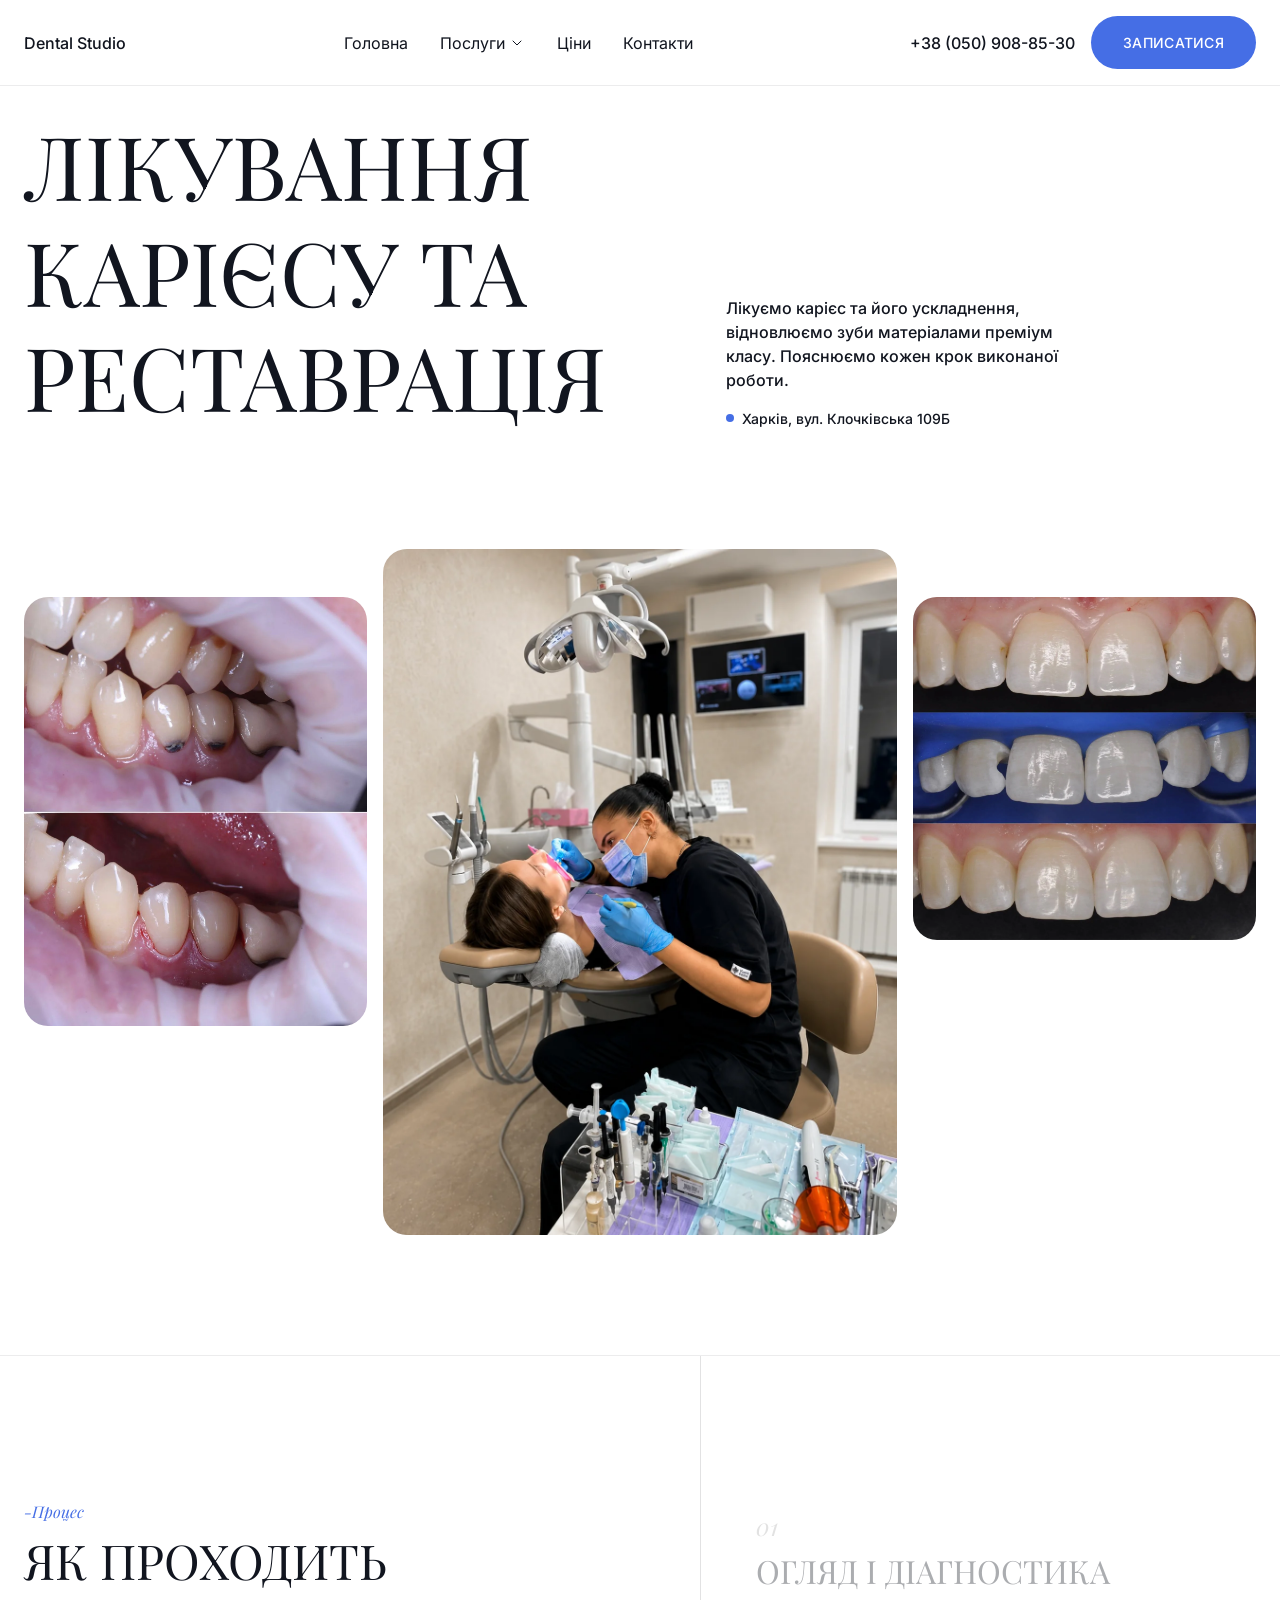
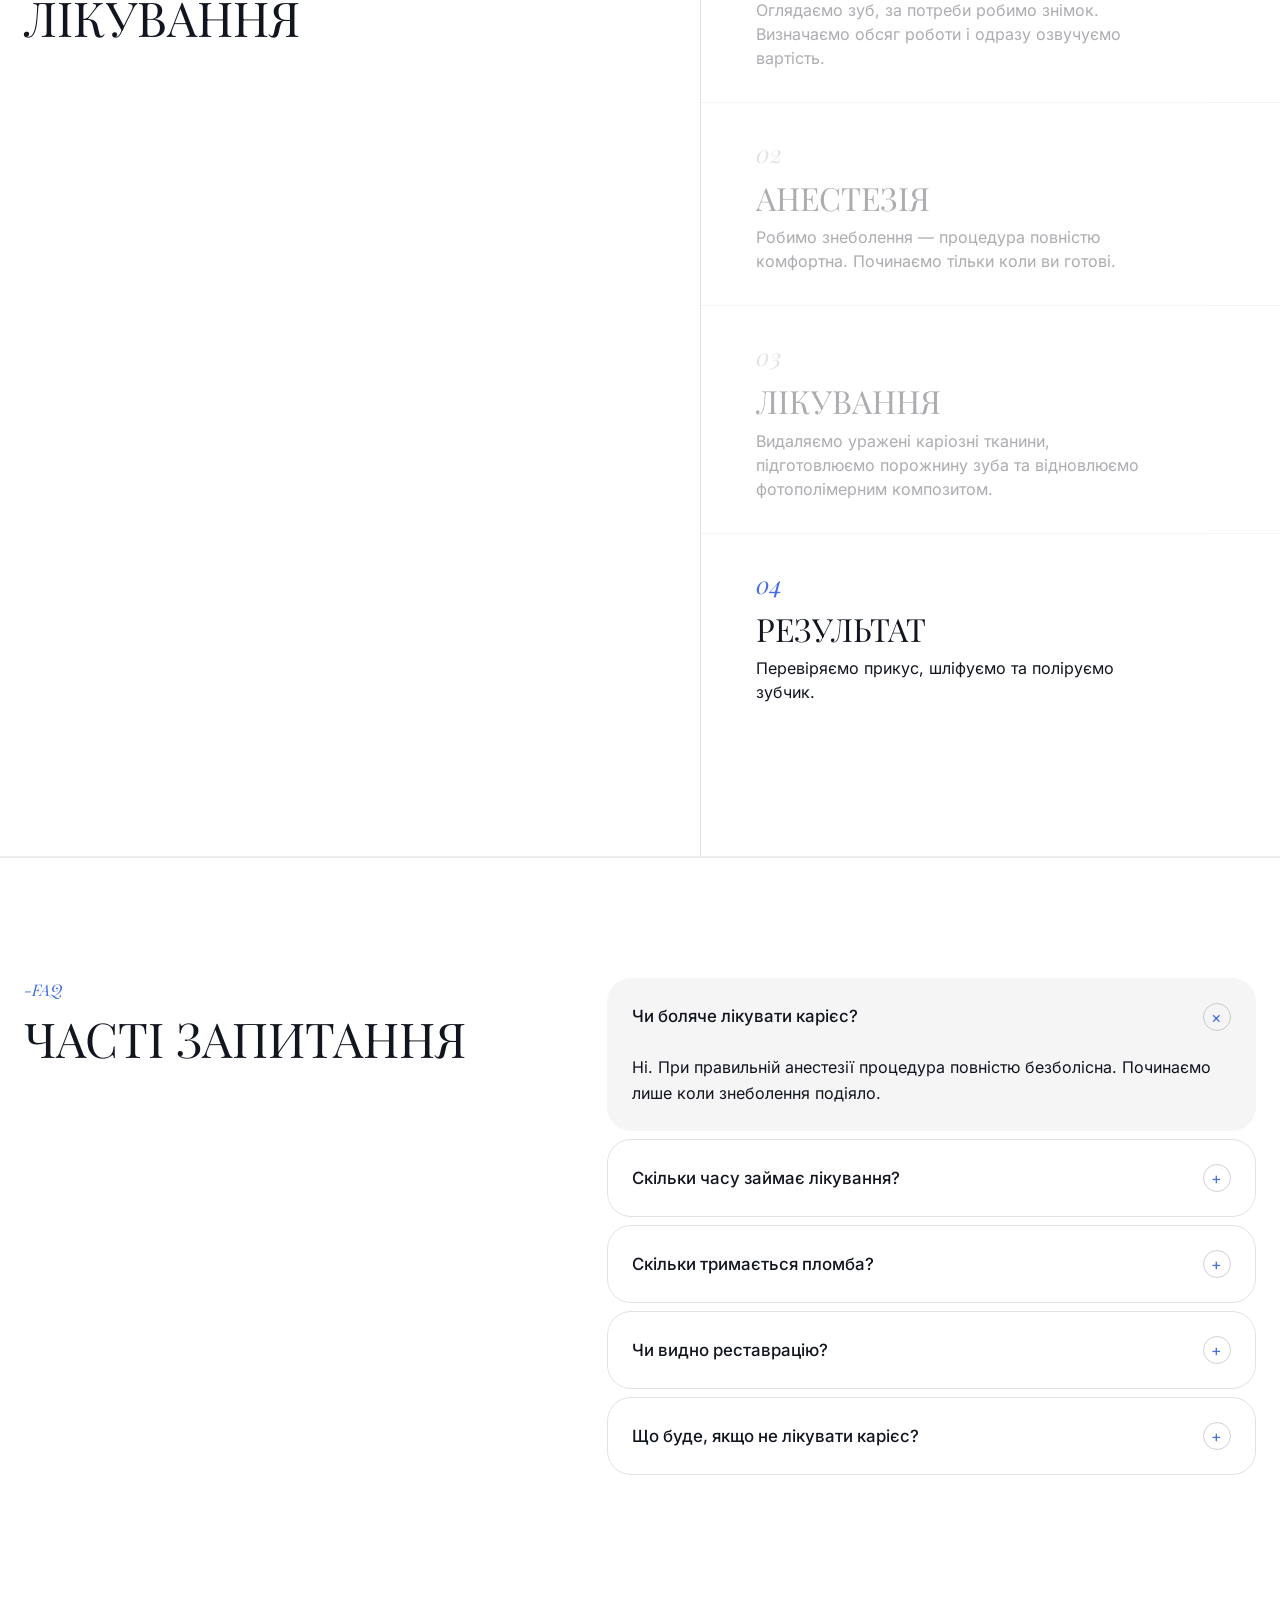
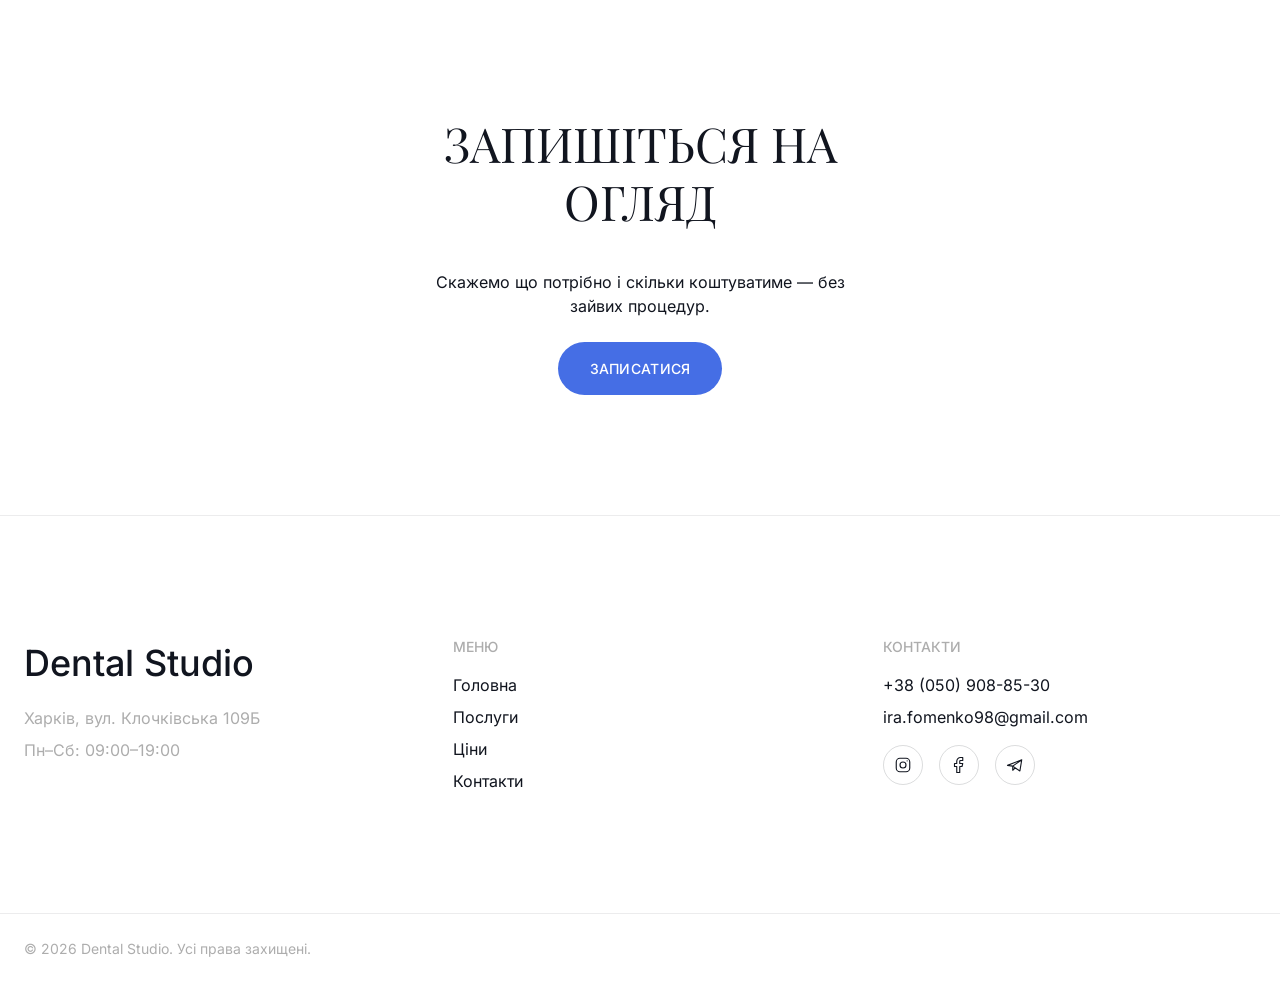
<file: terapia.html>
<!DOCTYPE html>
<html lang="uk">
<head>
  <meta charset="UTF-8">
  <meta name="viewport" content="width=device-width, initial-scale=1">
  <title>Dental Studio — Терапія</title>
  <meta name="description" content="Лікування карієсу та реставрація зубів у клініці Dental Studio — матеріали преміум класу, повне знеболення, результат за один прийом.">

  <link rel="preload" href="assets/fonts/files/UcC73FwrK3iLTeHuS_nVMrMxCp50SjIa0ZL7SUc.woff2" as="font" type="font/woff2" crossorigin>
  <link rel="stylesheet" href="assets/fonts/fonts.css">
  <link rel="stylesheet" href="css/tokens.css">
  <link rel="stylesheet" href="css/base.css">
  <link rel="stylesheet" href="css/components.css">
  <link rel="stylesheet" href="css/sections.css">
</head>
<body>
  <a class="skip-link" href="#main">Перейти до контенту</a>

  <header class="header is-scrolled" id="header">
    <div class="container header__inner">
      <a href="index.html" class="header__logo">Dental Studio</a>

      <nav class="nav" id="nav-menu" aria-label="Основна навігація">
        <div class="nav__header">
          <button type="button" class="nav__close js-nav-close" aria-label="Закрити меню">
            <svg viewBox="0 0 24 24" fill="none" stroke="currentColor" stroke-width="1.5" stroke-linecap="round" stroke-linejoin="round" aria-hidden="true">
              <path d="M6.75827 17.2426L12.0009 12M17.2435 6.75736L12.0009 12M12.0009 12L6.75827 6.75736M12.0009 12L17.2435 17.2426"></path>
            </svg>
          </button>
        </div>

        <ul class="nav__list">
          <li><a href="index.html" class="nav__link">Головна</a></li>
          <li>
            <details class="nav-dropdown">
              <summary class="nav__link nav-dropdown__summary">
                Послуги
                <svg class="nav-dropdown__chevron" viewBox="0 0 24 24" fill="none" stroke="currentColor" stroke-width="1.5" stroke-linecap="round" stroke-linejoin="round" aria-hidden="true">
                  <path d="M6 9L12 15L18 9"></path>
                </svg>
              </summary>
              <ul class="nav-dropdown__menu">
                <li><a href="terapia.html" aria-current="page">Терапія</a></li>
                <li><a href="gigena.html">Гігієна</a></li>
                <li><a href="hirurgia.html">Хірургія</a></li>
                <li><a href="protezuvannia.html">Протезування</a></li>
              </ul>
            </details>
          </li>
          <li><a href="prices.html" class="nav__link">Ціни</a></li>
          <li><a href="contacts.html" class="nav__link">Контакти</a></li>
        </ul>

        <div class="nav__contact">
          <a href="tel:+380509088530" class="nav__contact-phone">+38 (050) 908-85-30</a>
          <div class="nav__socials">
            <a href="https://www.instagram.com/dr.fomenkoirina/" target="_blank" rel="noopener" aria-label="Instagram" class="footer__social">
              <svg viewBox="0 0 24 24" fill="none" stroke="currentColor" stroke-width="1.5" stroke-linecap="round" stroke-linejoin="round" aria-hidden="true">
                <path d="M12 16C14.2091 16 16 14.2091 16 12C16 9.79086 14.2091 8 12 8C9.79086 8 8 9.79086 8 12C8 14.2091 9.79086 16 12 16Z"></path>
                <path d="M3 16V8C3 5.23858 5.23858 3 8 3H16C18.7614 3 21 5.23858 21 8V16C21 18.7614 18.7614 21 16 21H8C5.23858 21 3 18.7614 3 16Z"></path>
                <path d="M17.5 6.51L17.51 6.49889"></path>
              </svg>
            </a>
            <a href="https://www.facebook.com/groups/1414375409122479/" target="_blank" rel="noopener" aria-label="Facebook" class="footer__social">
              <svg viewBox="0 0 24 24" fill="none" stroke="currentColor" stroke-width="1.5" stroke-linecap="round" stroke-linejoin="round" aria-hidden="true">
                <path d="M17 2H14C12.6739 2 11.4021 2.52678 10.4645 3.46447C9.52678 4.40215 9 5.67392 9 7V10H6V14H9V22H13V14H16L17 10H13V7C13 6.73478 13.1054 6.48043 13.2929 6.29289C13.4804 6.10536 13.7348 6 14 6H17V2Z"></path>
              </svg>
            </a>
            <a href="https://t.me/irenfomenko" target="_blank" rel="noopener" aria-label="Telegram" class="footer__social">
              <svg viewBox="0 0 24 24" fill="none" stroke="currentColor" stroke-width="1.5" stroke-linecap="round" stroke-linejoin="round" aria-hidden="true">
                <path d="M21 5L2 12.5L9 13.5M21 5L18.5 20L9 13.5M21 5L9 13.5M9 13.5V19L12.2488 15.7229"></path>
              </svg>
            </a>
          </div>
        </div>
      </nav>

      <div class="header__actions">
        <a href="tel:+380509088530" class="header__phone">+38 (050) 908-85-30</a>
        <button type="button" class="btn btn--pill js-open-modal">ЗАПИСАТИСЯ</button>
        <button type="button" class="nav__toggle js-nav-toggle" aria-expanded="false" aria-controls="nav-menu" aria-label="Відкрити меню">
          <svg viewBox="0 0 24 24" fill="none" stroke="currentColor" stroke-width="1.5" stroke-linecap="round" stroke-linejoin="round" aria-hidden="true">
            <path d="M3 5H21"></path>
            <path d="M3 12H21"></path>
            <path d="M3 19H21"></path>
          </svg>
        </button>
      </div>
    </div>
  </header>

  <main id="main">

    <!-- Hero -->
    <section class="svc-hero">
      <div class="container">
        <div class="svc-hero__top">
          <h1 class="svc-hero__title">Лікування карієсу та реставрація</h1>
          <div class="svc-hero__meta">
            <p class="svc-hero__desc">Лікуємо карієс та його ускладнення, відновлюємо зуби матеріалами преміум класу. Пояснюємо кожен крок виконаної роботи.</p>
            <p class="svc-hero__location">
              <span class="svc-hero__dot" aria-hidden="true"></span>
              Харків, вул. Клочківська 109Б
            </p>
          </div>
        </div>

        <div class="svc-hero__photos">
          <div class="svc-hero__photo svc-hero__photo--side js-svc-side">
            <picture>
              <source srcset="assets/images/therapy_2.webp" type="image/webp">
              <img src="assets/images/therapy_2.jpg" alt="Терапія — кабінет" width="1200" height="1500" loading="lazy">
            </picture>
          </div>
          <div class="svc-hero__photo svc-hero__photo--center">
            <picture>
              <source srcset="assets/images/therapy_new.webp" type="image/webp">
              <img src="assets/images/therapy_new.png" alt="Лікування карієсу та реставрація" width="1086" height="1448" loading="eager" fetchpriority="high">
            </picture>
          </div>
          <div class="svc-hero__photo svc-hero__photo--side js-svc-side">
            <picture>
              <source srcset="assets/images/therapy_3.webp" type="image/webp">
              <img src="assets/images/therapy_3.jpg" alt="Терапія — інструменти" width="1280" height="1280" loading="lazy">
            </picture>
          </div>
        </div>
      </div>
    </section>

    <!-- Process -->
    <section class="process" id="process">
      <div class="container process__layout">
        <div class="process__heading">
          <p class="section-eyebrow">-Процес</p>
          <h2 class="section-title">Як проходить лікування</h2>
        </div>

        <ol class="process__steps">
          <li class="process__step is-active">
            <span class="process__number">01</span>
            <h3 class="process__title">Огляд і діагностика</h3>
            <p class="process__text">Оглядаємо зуб, за потреби робимо знімок. Визначаємо обсяг роботи і одразу озвучуємо вартість.</p>
          </li>
          <li class="process__step">
            <span class="process__number">02</span>
            <h3 class="process__title">Анестезія</h3>
            <p class="process__text">Робимо знеболення — процедура повністю комфортна. Починаємо тільки коли ви готові.</p>
          </li>
          <li class="process__step">
            <span class="process__number">03</span>
            <h3 class="process__title">Лікування</h3>
            <p class="process__text">Видаляємо уражені каріозні тканини, підготовлюємо порожнину зуба та відновлюємо фотополімерним композитом.</p>
          </li>
          <li class="process__step">
            <span class="process__number">04</span>
            <h3 class="process__title">Результат</h3>
            <p class="process__text">Перевіряємо прикус, шліфуємо та поліруємо зубчик.</p>
          </li>
        </ol>
      </div>
    </section>

    <!-- FAQs -->
    <section class="faq" id="faq">
      <div class="container faq__layout">

        <div class="faq__left">
          <p class="section-eyebrow">-FAQ</p>
          <h2 class="section-title">Часті запитання</h2>

        </div>

        <div class="faq__right">
          <ul class="faq__list">
            <li>
              <details class="faq__details" open>
                <summary class="faq__q">
                  Чи боляче лікувати карієс?
                  <span class="faq__toggle" aria-hidden="true"></span>
                </summary>
                <p class="faq__a">Ні. При правильній анестезії процедура повністю безболісна. Починаємо лише коли знеболення подіяло.</p>
              </details>
            </li>
            <li>
              <details class="faq__details">
                <summary class="faq__q">
                  Скільки часу займає лікування?
                  <span class="faq__toggle" aria-hidden="true"></span>
                </summary>
                <p class="faq__a">Залежно від складності — від 45 хвилин до 1,5 години. Один зуб — один прийом.</p>
              </details>
            </li>
            <li>
              <details class="faq__details">
                <summary class="faq__q">
                  Скільки тримається пломба?
                  <span class="faq__toggle" aria-hidden="true"></span>
                </summary>
                <p class="faq__a">Сучасний композит служить 7–10 років при правильному догляді і регулярній гігієні.</p>
              </details>
            </li>
            <li>
              <details class="faq__details">
                <summary class="faq__q">
                  Чи видно реставрацію?
                  <span class="faq__toggle" aria-hidden="true"></span>
                </summary>
                <p class="faq__a">Ні. Підбираємо колір індивідуально — реставрацію не помітно навіть зблизька.</p>
              </details>
            </li>
            <li>
              <details class="faq__details">
                <summary class="faq__q">
                  Що буде, якщо не лікувати карієс?
                  <span class="faq__toggle" aria-hidden="true"></span>
                </summary>
                <p class="faq__a">Карієс поступово руйнує зуб і може перейти в пульпіт — це вже серйозніше і дорожче лікування. Краще не відкладати.</p>
              </details>
            </li>
          </ul>
        </div>

      </div>
    </section>

    <!-- CTA -->
    <section class="pricing-cta">
      <div class="container pricing-cta__inner">
        <h2 class="section-title">Запишіться на огляд</h2>
        <p class="pricing-cta__text">Скажемо що потрібно і скільки коштуватиме — без зайвих процедур.</p>
        <button type="button" class="btn btn--solid js-open-modal">Записатися</button>
      </div>
    </section>

  </main>

  <footer class="footer">
    <div class="container footer__inner">
      <div class="footer__col">
        <p class="footer__logo">Dental Studio</p>
        <p class="footer__text">Харків, вул. Клочківська 109Б</p>
        <p class="footer__text">Пн–Сб: 09:00–19:00</p>
      </div>

      <nav class="footer__col" aria-label="Навігація у футері">
        <p class="footer__heading">Меню</p>
        <ul class="footer__links">
          <li><a href="index.html">Головна</a></li>
          <li><a href="index.html#services">Послуги</a></li>
          <li><a href="prices.html">Ціни</a></li>
          <li><a href="contacts.html">Контакти</a></li>
        </ul>
      </nav>

      <div class="footer__col">
        <p class="footer__heading">Контакти</p>
        <a class="footer__link" href="tel:+380509088530">+38 (050) 908-85-30</a>
        <a class="footer__link" href="mailto:ira.fomenko98@gmail.com">ira.fomenko98@gmail.com</a>

        <div class="footer__socials">
          <a href="https://www.instagram.com/dr.fomenkoirina/" target="_blank" rel="noopener" aria-label="Instagram" class="footer__social">
            <svg viewBox="0 0 24 24" fill="none" stroke="currentColor" stroke-width="1.5" stroke-linecap="round" stroke-linejoin="round" aria-hidden="true">
              <path d="M12 16C14.2091 16 16 14.2091 16 12C16 9.79086 14.2091 8 12 8C9.79086 8 8 9.79086 8 12C8 14.2091 9.79086 16 12 16Z"></path>
              <path d="M3 16V8C3 5.23858 5.23858 3 8 3H16C18.7614 3 21 5.23858 21 8V16C21 18.7614 18.7614 21 16 21H8C5.23858 21 3 18.7614 3 16Z"></path>
              <path d="M17.5 6.51L17.51 6.49889"></path>
            </svg>
          </a>
          <a href="https://www.facebook.com/groups/1414375409122479/" target="_blank" rel="noopener" aria-label="Facebook" class="footer__social">
            <svg viewBox="0 0 24 24" fill="none" stroke="currentColor" stroke-width="1.5" stroke-linecap="round" stroke-linejoin="round" aria-hidden="true">
              <path d="M17 2H14C12.6739 2 11.4021 2.52678 10.4645 3.46447C9.52678 4.40215 9 5.67392 9 7V10H6V14H9V22H13V14H16L17 10H13V7C13 6.73478 13.1054 6.48043 13.2929 6.29289C13.4804 6.10536 13.7348 6 14 6H17V2Z"></path>
            </svg>
          </a>
          <a href="https://t.me/irenfomenko" target="_blank" rel="noopener" aria-label="Telegram" class="footer__social">
            <svg viewBox="0 0 24 24" fill="none" stroke="currentColor" stroke-width="1.5" stroke-linecap="round" stroke-linejoin="round" aria-hidden="true">
              <path d="M21 5L2 12.5L9 13.5M21 5L18.5 20L9 13.5M21 5L9 13.5M9 13.5V19L12.2488 15.7229"></path>
            </svg>
          </a>
        </div>
      </div>
    </div>

    <div class="container footer__bottom">
      <p>© <span class="js-year">2026</span> Dental Studio. Усі права захищені.</p>
    </div>
  </footer>

  <div class="modal-overlay js-modal-overlay" hidden>
    <div class="modal" role="dialog" aria-modal="true" aria-labelledby="modal-title">
      <button type="button" class="modal__close js-modal-close" aria-label="Закрити">
        <svg viewBox="0 0 24 24" fill="none" stroke="currentColor" stroke-width="1.5" stroke-linecap="round" stroke-linejoin="round" aria-hidden="true">
          <path d="M6.75827 17.2426L12.0009 12M17.2435 6.75736L12.0009 12M12.0009 12L6.75827 6.75736M12.0009 12L17.2435 17.2426"></path>
        </svg>
      </button>

      <h2 id="modal-title" class="modal__title">Запис на огляд</h2>
      <p class="modal__subtitle">Залиште контакти — ми передзвонимо, щоб підтвердити час.</p>

      <form class="modal__form js-booking-form" novalidate>
        <div class="form-field">
          <label for="booking-name">Ім'я</label>
          <input type="text" id="booking-name" name="name" autocomplete="name" required>
          <p class="form-field__error" data-error-for="name" role="alert"></p>
        </div>

        <div class="form-field">
          <label for="booking-phone">Телефон</label>
          <input type="tel" id="booking-phone" name="phone" autocomplete="tel" required>
          <p class="form-field__error" data-error-for="phone" role="alert"></p>
        </div>

        <div class="form-field">
          <label for="booking-service">Послуга</label>
          <select id="booking-service" name="service">
            <option value="Терапія" selected>Терапія</option>
            <option value="Гігієна">Гігієна</option>
            <option value="Хірургія">Хірургія</option>
            <option value="Протезування">Протезування</option>
            <option value="Інше">Інше</option>
          </select>
        </div>

        <div class="form-field">
          <label for="booking-message">Коментар (необов'язково)</label>
          <textarea id="booking-message" name="message" rows="3"></textarea>
        </div>

        <button type="submit" class="btn btn--solid">Надіслати заявку</button>

        <p class="modal__status" data-status role="status" aria-live="polite"></p>
      </form>
    </div>
  </div>

  <script type="module" src="js/main.js"></script>
</body>
</html>
</file>
<file: assets/fonts/fonts.css>
/* cyrillic-ext */
@font-face {
  font-family: 'Inter';
  font-style: normal;
  font-weight: 400;
  font-display: swap;
  src: url(files/UcC73FwrK3iLTeHuS_nVMrMxCp50SjIa2JL7SUc.woff2) format('woff2');
  unicode-range: U+0460-052F, U+1C80-1C8A, U+20B4, U+2DE0-2DFF, U+A640-A69F, U+FE2E-FE2F;
}
/* cyrillic */
@font-face {
  font-family: 'Inter';
  font-style: normal;
  font-weight: 400;
  font-display: swap;
  src: url(files/UcC73FwrK3iLTeHuS_nVMrMxCp50SjIa0ZL7SUc.woff2) format('woff2');
  unicode-range: U+0301, U+0400-045F, U+0490-0491, U+04B0-04B1, U+2116;
}
/* greek-ext */
@font-face {
  font-family: 'Inter';
  font-style: normal;
  font-weight: 400;
  font-display: swap;
  src: url(files/UcC73FwrK3iLTeHuS_nVMrMxCp50SjIa2ZL7SUc.woff2) format('woff2');
  unicode-range: U+1F00-1FFF;
}
/* greek */
@font-face {
  font-family: 'Inter';
  font-style: normal;
  font-weight: 400;
  font-display: swap;
  src: url(files/UcC73FwrK3iLTeHuS_nVMrMxCp50SjIa1pL7SUc.woff2) format('woff2');
  unicode-range: U+0370-0377, U+037A-037F, U+0384-038A, U+038C, U+038E-03A1, U+03A3-03FF;
}
/* vietnamese */
@font-face {
  font-family: 'Inter';
  font-style: normal;
  font-weight: 400;
  font-display: swap;
  src: url(files/UcC73FwrK3iLTeHuS_nVMrMxCp50SjIa2pL7SUc.woff2) format('woff2');
  unicode-range: U+0102-0103, U+0110-0111, U+0128-0129, U+0168-0169, U+01A0-01A1, U+01AF-01B0, U+0300-0301, U+0303-0304, U+0308-0309, U+0323, U+0329, U+1EA0-1EF9, U+20AB;
}
/* latin-ext */
@font-face {
  font-family: 'Inter';
  font-style: normal;
  font-weight: 400;
  font-display: swap;
  src: url(files/UcC73FwrK3iLTeHuS_nVMrMxCp50SjIa25L7SUc.woff2) format('woff2');
  unicode-range: U+0100-02BA, U+02BD-02C5, U+02C7-02CC, U+02CE-02D7, U+02DD-02FF, U+0304, U+0308, U+0329, U+1D00-1DBF, U+1E00-1E9F, U+1EF2-1EFF, U+2020, U+20A0-20AB, U+20AD-20C0, U+2113, U+2C60-2C7F, U+A720-A7FF;
}
/* latin */
@font-face {
  font-family: 'Inter';
  font-style: normal;
  font-weight: 400;
  font-display: swap;
  src: url(files/UcC73FwrK3iLTeHuS_nVMrMxCp50SjIa1ZL7.woff2) format('woff2');
  unicode-range: U+0000-00FF, U+0131, U+0152-0153, U+02BB-02BC, U+02C6, U+02DA, U+02DC, U+0304, U+0308, U+0329, U+2000-206F, U+20AC, U+2122, U+2191, U+2193, U+2212, U+2215, U+FEFF, U+FFFD;
}
/* cyrillic-ext */
@font-face {
  font-family: 'Inter';
  font-style: normal;
  font-weight: 500;
  font-display: swap;
  src: url(files/UcC73FwrK3iLTeHuS_nVMrMxCp50SjIa2JL7SUc.woff2) format('woff2');
  unicode-range: U+0460-052F, U+1C80-1C8A, U+20B4, U+2DE0-2DFF, U+A640-A69F, U+FE2E-FE2F;
}
/* cyrillic */
@font-face {
  font-family: 'Inter';
  font-style: normal;
  font-weight: 500;
  font-display: swap;
  src: url(files/UcC73FwrK3iLTeHuS_nVMrMxCp50SjIa0ZL7SUc.woff2) format('woff2');
  unicode-range: U+0301, U+0400-045F, U+0490-0491, U+04B0-04B1, U+2116;
}
/* greek-ext */
@font-face {
  font-family: 'Inter';
  font-style: normal;
  font-weight: 500;
  font-display: swap;
  src: url(files/UcC73FwrK3iLTeHuS_nVMrMxCp50SjIa2ZL7SUc.woff2) format('woff2');
  unicode-range: U+1F00-1FFF;
}
/* greek */
@font-face {
  font-family: 'Inter';
  font-style: normal;
  font-weight: 500;
  font-display: swap;
  src: url(files/UcC73FwrK3iLTeHuS_nVMrMxCp50SjIa1pL7SUc.woff2) format('woff2');
  unicode-range: U+0370-0377, U+037A-037F, U+0384-038A, U+038C, U+038E-03A1, U+03A3-03FF;
}
/* vietnamese */
@font-face {
  font-family: 'Inter';
  font-style: normal;
  font-weight: 500;
  font-display: swap;
  src: url(files/UcC73FwrK3iLTeHuS_nVMrMxCp50SjIa2pL7SUc.woff2) format('woff2');
  unicode-range: U+0102-0103, U+0110-0111, U+0128-0129, U+0168-0169, U+01A0-01A1, U+01AF-01B0, U+0300-0301, U+0303-0304, U+0308-0309, U+0323, U+0329, U+1EA0-1EF9, U+20AB;
}
/* latin-ext */
@font-face {
  font-family: 'Inter';
  font-style: normal;
  font-weight: 500;
  font-display: swap;
  src: url(files/UcC73FwrK3iLTeHuS_nVMrMxCp50SjIa25L7SUc.woff2) format('woff2');
  unicode-range: U+0100-02BA, U+02BD-02C5, U+02C7-02CC, U+02CE-02D7, U+02DD-02FF, U+0304, U+0308, U+0329, U+1D00-1DBF, U+1E00-1E9F, U+1EF2-1EFF, U+2020, U+20A0-20AB, U+20AD-20C0, U+2113, U+2C60-2C7F, U+A720-A7FF;
}
/* latin */
@font-face {
  font-family: 'Inter';
  font-style: normal;
  font-weight: 500;
  font-display: swap;
  src: url(files/UcC73FwrK3iLTeHuS_nVMrMxCp50SjIa1ZL7.woff2) format('woff2');
  unicode-range: U+0000-00FF, U+0131, U+0152-0153, U+02BB-02BC, U+02C6, U+02DA, U+02DC, U+0304, U+0308, U+0329, U+2000-206F, U+20AC, U+2122, U+2191, U+2193, U+2212, U+2215, U+FEFF, U+FFFD;
}
/* cyrillic */
@font-face {
  font-family: 'Playfair Display';
  font-style: italic;
  font-weight: 400;
  font-display: swap;
  src: url(files/nuFRD-vYSZviVYUb_rj3ij__anPXDTnCjmHKM4nYO7KN_qiTXtXA-W2r.woff2) format('woff2');
  unicode-range: U+0301, U+0400-045F, U+0490-0491, U+04B0-04B1, U+2116;
}
/* vietnamese */
@font-face {
  font-family: 'Playfair Display';
  font-style: italic;
  font-weight: 400;
  font-display: swap;
  src: url(files/nuFRD-vYSZviVYUb_rj3ij__anPXDTnCjmHKM4nYO7KN_qiTXt7A-W2r.woff2) format('woff2');
  unicode-range: U+0102-0103, U+0110-0111, U+0128-0129, U+0168-0169, U+01A0-01A1, U+01AF-01B0, U+0300-0301, U+0303-0304, U+0308-0309, U+0323, U+0329, U+1EA0-1EF9, U+20AB;
}
/* latin-ext */
@font-face {
  font-family: 'Playfair Display';
  font-style: italic;
  font-weight: 400;
  font-display: swap;
  src: url(files/nuFRD-vYSZviVYUb_rj3ij__anPXDTnCjmHKM4nYO7KN_qiTXt_A-W2r.woff2) format('woff2');
  unicode-range: U+0100-02BA, U+02BD-02C5, U+02C7-02CC, U+02CE-02D7, U+02DD-02FF, U+0304, U+0308, U+0329, U+1D00-1DBF, U+1E00-1E9F, U+1EF2-1EFF, U+2020, U+20A0-20AB, U+20AD-20C0, U+2113, U+2C60-2C7F, U+A720-A7FF;
}
/* latin */
@font-face {
  font-family: 'Playfair Display';
  font-style: italic;
  font-weight: 400;
  font-display: swap;
  src: url(files/nuFRD-vYSZviVYUb_rj3ij__anPXDTnCjmHKM4nYO7KN_qiTXtHA-Q.woff2) format('woff2');
  unicode-range: U+0000-00FF, U+0131, U+0152-0153, U+02BB-02BC, U+02C6, U+02DA, U+02DC, U+0304, U+0308, U+0329, U+2000-206F, U+20AC, U+2122, U+2191, U+2193, U+2212, U+2215, U+FEFF, U+FFFD;
}
/* cyrillic */
@font-face {
  font-family: 'Playfair Display';
  font-style: normal;
  font-weight: 400;
  font-display: swap;
  src: url(files/nuFvD-vYSZviVYUb_rj3ij__anPXJzDwcbmjWBN2PKdFvXDTbtPY_Q.woff2) format('woff2');
  unicode-range: U+0301, U+0400-045F, U+0490-0491, U+04B0-04B1, U+2116;
}
/* vietnamese */
@font-face {
  font-family: 'Playfair Display';
  font-style: normal;
  font-weight: 400;
  font-display: swap;
  src: url(files/nuFvD-vYSZviVYUb_rj3ij__anPXJzDwcbmjWBN2PKdFvXDYbtPY_Q.woff2) format('woff2');
  unicode-range: U+0102-0103, U+0110-0111, U+0128-0129, U+0168-0169, U+01A0-01A1, U+01AF-01B0, U+0300-0301, U+0303-0304, U+0308-0309, U+0323, U+0329, U+1EA0-1EF9, U+20AB;
}
/* latin-ext */
@font-face {
  font-family: 'Playfair Display';
  font-style: normal;
  font-weight: 400;
  font-display: swap;
  src: url(files/nuFvD-vYSZviVYUb_rj3ij__anPXJzDwcbmjWBN2PKdFvXDZbtPY_Q.woff2) format('woff2');
  unicode-range: U+0100-02BA, U+02BD-02C5, U+02C7-02CC, U+02CE-02D7, U+02DD-02FF, U+0304, U+0308, U+0329, U+1D00-1DBF, U+1E00-1E9F, U+1EF2-1EFF, U+2020, U+20A0-20AB, U+20AD-20C0, U+2113, U+2C60-2C7F, U+A720-A7FF;
}
/* latin */
@font-face {
  font-family: 'Playfair Display';
  font-style: normal;
  font-weight: 400;
  font-display: swap;
  src: url(files/nuFvD-vYSZviVYUb_rj3ij__anPXJzDwcbmjWBN2PKdFvXDXbtM.woff2) format('woff2');
  unicode-range: U+0000-00FF, U+0131, U+0152-0153, U+02BB-02BC, U+02C6, U+02DA, U+02DC, U+0304, U+0308, U+0329, U+2000-206F, U+20AC, U+2122, U+2191, U+2193, U+2212, U+2215, U+FEFF, U+FFFD;
}
</file>
<file: css/tokens.css>
/* Design tokens: colors, fonts, spacing, radii.
   Breakpoints (used as literal values in media queries, not as custom
   properties, since CSS cannot interpolate vars into @media):
     tablet:  min-width: 768px
     desktop: min-width: 1024px */

:root {
  /* Colors - dark sections */
  --color-bg-dark: #11151f;
  --color-bg-darker: #0e1919;
  --color-card-light: rgba(17, 21, 31, 0.04);

  /* Colors - light sections */
  --color-bg-light: #ffffff;

  /* Text */
  --color-text-dark: #11151f;
  --color-text-light: #ffffff;
  --color-text-muted-on-dark: rgba(255, 255, 255, 0.7);
  --color-text-muted-on-light: #adadad;

  /* Accent */
  --color-accent: #456ee5;

  /* Typography */
  --font-heading: 'Playfair Display', Georgia, 'Times New Roman', serif;
  --font-body: 'Inter', -apple-system, BlinkMacSystemFont, 'Segoe UI', sans-serif;

  /* Fluid type scale */
  --fs-h1: clamp(2.5rem, 6vw + 1rem, 5.5rem);
  --fs-h2: 3rem;
  --fs-h3: clamp(1.375rem, 2.5vw + 1rem, 2.25rem);
  --fs-body: 1rem;
  --fs-small: 0.875rem;

  /* Spacing scale */
  --space-1: 0.25rem;
  --space-2: 0.5rem;
  --space-3: 1rem;
  --space-4: 1.5rem;
  --space-5: 2rem;
  --space-6: 3.5rem;
  --space-7: 7.5rem;
  --space-8: 8rem;

  /* Radii */
  --radius-card: 24px;
  --radius-pill: 32px;

  /* Container */
  --container-max: 1280px;
  --container-pad: var(--space-4);
}
</file>
<file: css/base.css>
/* Reset, base typography, self-hosted font declarations */

/* Reset */
*,
*::before,
*::after {
  box-sizing: border-box;
}

html {
  -webkit-text-size-adjust: 100%;
}

@media (prefers-reduced-motion: no-preference) {
  html {
    scroll-behavior: smooth;
  }
}

body, h1, h2, h3, h4, p, figure, blockquote, dl, dd {
  margin: 0;
}

ul[class], ol[class] {
  list-style: none;
  padding: 0;
  margin: 0;
}

img, picture, svg {
  display: block;
  max-width: 100%;
}

button, input, select, textarea {
  font: inherit;
  color: inherit;
}

a {
  color: inherit;
  text-decoration: none;
}

a:hover {
  color: var(--color-accent);
}

/* Base typography */
body {
  font-family: var(--font-body);
  font-weight: 400;
  font-size: var(--fs-body);
  line-height: 1.5;
  color: var(--color-text-dark);
  background-color: var(--color-bg-light);
}

h1, h2, h3 {
  font-family: var(--font-heading);
  font-weight: 400;
  line-height: 1.2;
  text-transform: uppercase;
}

h1 { font-size: var(--fs-h1); }
h2 { font-size: var(--fs-h2); }
h3 { font-size: var(--fs-h3); }

/* Accessibility: visually-hidden skip link, visible on focus */
.skip-link {
  position: absolute;
  left: -9999px;
  top: 0;
  background: var(--color-bg-dark);
  color: var(--color-text-light);
  padding: var(--space-2) var(--space-3);
  z-index: 1000;
}

.skip-link:focus {
  left: var(--space-2);
  top: var(--space-2);
}

/* Container */
.container {
  width: 100%;
  max-width: var(--container-max);
  margin-inline: auto;
  padding-inline: var(--container-pad);
}

.no-scroll {
  overflow: hidden;
}
</file>
<file: css/components.css>
/* Reusable components: buttons, nav, cards, modal, badges, image placeholders */

/* Buttons */
.btn {
  display: inline-flex;
  align-items: center;
  justify-content: center;
  font-family: var(--font-body);
  font-weight: 500;
  font-size: var(--fs-small);
  text-transform: uppercase;
  letter-spacing: 0.02em;
  border: none;
  cursor: pointer;
  text-align: center;
  transition: opacity 0.2s ease;
}

.btn:hover {
  opacity: 0.85;
}

.btn--pill,
.btn--solid {
  padding: var(--space-3) var(--space-5);
  border-radius: var(--radius-pill);
  background-color: var(--color-accent);
  color: var(--color-text-light);
}

/* Header */
.header {
  position: fixed;
  inset-inline: 0;
  top: 0;
  z-index: 100;
  background-color: transparent;
  transition: background-color 0.3s ease;
}

.header.is-scrolled {
  background-color: var(--color-bg-light);
  box-shadow: 0 1px 0 rgba(17, 21, 31, 0.08);
}

.header.is-scrolled .header__logo,
.header.is-scrolled .header__phone,
.header.is-scrolled .nav__link,
.header.is-scrolled .nav__toggle {
  color: var(--color-text-dark);
}

.header.is-scrolled .nav__link:hover {
  color: var(--color-accent);
}

.header__inner {
  display: flex;
  align-items: center;
  justify-content: space-between;
  padding-block: var(--space-3);
}

.header__logo {
  font-weight: 500;
  font-size: var(--fs-body);
  color: var(--color-text-light);
}

.header__actions {
  display: flex;
  align-items: center;
  gap: var(--space-3);
}

.header__phone {
  display: none;
  color: var(--color-text-light);
  font-weight: 500;
  font-size: var(--fs-body);
}

/* Mobile nav toggle */
.nav__toggle {
  display: inline-flex;
  align-items: center;
  justify-content: center;
  width: 40px;
  height: 40px;
  background: none;
  border: none;
  cursor: pointer;
  color: var(--color-text-light);
}

.nav__toggle svg {
  width: 24px;
  height: 24px;
}

/* Mobile nav panel */
.nav {
  position: fixed;
  inset: 0;
  background-color: var(--color-bg-light);
  color: var(--color-text-dark);
  display: flex;
  flex-direction: column;
  align-items: flex-start;
  padding: var(--space-4);
  overflow-y: auto;
  transform: translateX(100%);
  transition: transform 0.3s ease;
}

.nav.is-open {
  transform: translateX(0);
}

.nav__header {
  display: flex;
  justify-content: flex-end;
  width: 100%;
  margin-bottom: var(--space-6);
}

.nav__close {
  display: inline-flex;
  align-items: center;
  justify-content: center;
  width: 40px;
  height: 40px;
  background: none;
  border: none;
  cursor: pointer;
  color: var(--color-text-dark);
}

.nav__close svg {
  width: 24px;
  height: 24px;
}

.nav__list {
  display: flex;
  flex-direction: column;
  align-items: flex-start;
  gap: var(--space-4);
  font-size: var(--fs-h3);
}

.nav__link {
  color: var(--color-text-dark);
}

.nav__link:hover {
  color: var(--color-accent);
}

.nav-dropdown__summary {
  list-style: none;
  cursor: pointer;
  display: inline-flex;
  align-items: center;
  gap: var(--space-1);
}

.nav-dropdown__summary::-webkit-details-marker {
  display: none;
}

.nav-dropdown__chevron {
  width: 16px;
  height: 16px;
  transition: transform 0.2s ease;
}

.nav-dropdown[open] .nav-dropdown__chevron {
  transform: rotate(180deg);
}

.nav-dropdown__menu {
  margin-top: var(--space-3);
  display: flex;
  flex-direction: column;
  align-items: stretch;
  gap: var(--space-1);
}

.nav-dropdown__menu li a {
  display: block;
  padding: var(--space-2) var(--space-4);
}

.nav__contact {
  margin-top: auto;
  padding-top: var(--space-6);
  display: flex;
  flex-direction: column;
  align-items: flex-start;
  gap: var(--space-3);
}

.nav__contact-phone {
  font-size: var(--fs-h3);
}

.nav__socials {
  display: flex;
  gap: var(--space-3);
}

/* Desktop nav */
@media (min-width: 1024px) {
  .header__phone {
    display: inline;
  }

  .nav__toggle {
    display: none;
  }

  .nav {
    position: static;
    inset: auto;
    transform: none;
    background-color: transparent;
    color: inherit;
    display: block;
    padding: 0;
    overflow: visible;
  }

  .nav__header,
  .nav__contact {
    display: none;
  }

  .nav__list {
    flex-direction: row;
    align-items: center;
    gap: var(--space-5);
    font-size: var(--fs-body);
  }

  .nav__link {
    color: var(--color-text-light);
  }

  .nav-dropdown {
    position: relative;
  }

  .nav-dropdown__menu {
    display: none;
    position: absolute;
    top: 100%;
    left: 50%;
    transform: translateX(-50%);
    margin-top: var(--space-3);
    padding: var(--space-3) var(--space-2);
    background-color: var(--color-bg-light);
    color: var(--color-text-dark);
    border-radius: var(--radius-card);
    box-shadow: 0 8px 24px rgba(17, 21, 31, 0.12);
    white-space: nowrap;
  }

  .nav-dropdown:hover .nav-dropdown__menu,
  .nav-dropdown:focus-within .nav-dropdown__menu,
  .nav-dropdown[open] .nav-dropdown__menu {
    display: flex;
  }
}

/* Image placeholder: shown until real photography is added.
   Pass --ph-aspect-ratio inline to control the box's shape. */
.img-placeholder {
  --ph-aspect-ratio: 16 / 9;
  position: relative;
  aspect-ratio: var(--ph-aspect-ratio);
  width: 100%;
  display: flex;
  align-items: center;
  justify-content: center;
  background-color: #2a2a2a;
  background-image: repeating-linear-gradient(
    45deg,
    rgba(255, 255, 255, 0.04) 0,
    rgba(255, 255, 255, 0.04) 12px,
    transparent 12px,
    transparent 24px
  );
  color: var(--color-text-muted-on-dark);
  font-family: var(--font-body);
  font-size: var(--fs-small);
  text-align: center;
  padding: var(--space-3);
  overflow: hidden;
}

/* Booking modal */
.modal-overlay {
  position: fixed;
  inset: 0;
  z-index: 200;
  display: flex;
  align-items: center;
  justify-content: center;
  padding: var(--space-4);
  background-color: rgba(17, 21, 31, 0.6);
}

.modal-overlay[hidden] {
  display: none;
}

.modal {
  position: relative;
  width: 100%;
  max-width: 480px;
  max-height: calc(100vh - var(--space-6));
  overflow-y: auto;
  background-color: var(--color-bg-light);
  color: var(--color-text-dark);
  border-radius: var(--radius-card);
  padding: var(--space-5);
}

.modal__close {
  position: absolute;
  top: var(--space-3);
  right: var(--space-3);
  width: 36px;
  height: 36px;
  display: inline-flex;
  align-items: center;
  justify-content: center;
  background: none;
  border: none;
  cursor: pointer;
  color: var(--color-text-dark);
}

.modal__close svg {
  width: 18px;
  height: 18px;
}

.modal__title {
  font-size: var(--fs-h3);
  margin-bottom: var(--space-2);
  padding-right: var(--space-6);
}

.modal__subtitle {
  color: var(--color-text-dark);
  margin-bottom: var(--space-4);
}

.modal__form {
  display: flex;
  flex-direction: column;
  gap: var(--space-3);
}

.form-field {
  display: flex;
  flex-direction: column;
  gap: var(--space-1);
}

.form-field label {
  font-size: var(--fs-small);
  font-weight: 500;
}

.form-field input,
.form-field select,
.form-field textarea {
  padding: var(--space-2) var(--space-3);
  border: 1px solid rgba(17, 21, 31, 0.2);
  border-radius: 8px;
  background-color: var(--color-bg-light);
  font-family: var(--font-body);
}

.form-field select {
  appearance: none;
  padding-right: calc(var(--space-3) + 1.5rem);
  background-image: url("data:image/svg+xml,%3Csvg xmlns='http://www.w3.org/2000/svg' viewBox='0 0 24 24' fill='none' stroke='%2311151f' stroke-width='1.5' stroke-linecap='round' stroke-linejoin='round'%3E%3Cpath d='M6 9L12 15L18 9'/%3E%3C/svg%3E");
  background-repeat: no-repeat;
  background-position: right var(--space-3) center;
  background-size: 1rem;
}

.form-field input:focus,
.form-field select:focus,
.form-field textarea:focus {
  outline: 2px solid var(--color-bg-dark);
  outline-offset: 1px;
}

.form-field__error {
  min-height: 1.25em;
  font-size: var(--fs-small);
  color: #c0392b;
}

.modal__status {
  min-height: 1.5em;
  font-size: var(--fs-small);
}

.modal__status[data-state="success"] {
  color: #2e7d32;
}

.modal__status[data-state="error"] {
  color: #c0392b;
}

/* Scroll-reveal */
.reveal {
  opacity: 0;
  transform: translateY(24px);
  transition: opacity 0.6s ease, transform 0.6s ease;
}

.reveal.is-visible {
  opacity: 1;
  transform: translateY(0);
}

@media (prefers-reduced-motion: reduce) {
  .reveal {
    opacity: 1;
    transform: none;
    transition: none;
  }
}
</file>
<file: css/sections.css>
/* Per-section layout: hero, services, process, why-us, testimonials, cta, footer */

.hero {
  position: relative;
  min-height: 100svh;
  display: flex;
  align-items: flex-end;
  background-color: var(--color-bg-darker);
  overflow: hidden;
}

.hero__bg {
  position: absolute;
  inset: 0;
  display: block;
  width: 100%;
  height: 100%;
}

.hero__bg img {
  display: block;
  width: 100%;
  height: 100%;
  object-fit: cover;
  transform: scale(1.15);
  transition: transform 1.2s ease-out;
}

.hero__bg img.is-visible {
  transform: scale(1);
}

.hero__overlay {
  position: absolute;
  inset: 0;
  background: linear-gradient(
    to top,
    rgba(21, 21, 21, 0.95) 0%,
    rgba(21, 21, 21, 0.4) 60%,
    rgba(21, 21, 21, 0.05) 100%
  );
}

.hero__content {
  position: relative;
  z-index: 1;
  padding-block: var(--space-7) var(--space-6);
  color: var(--color-text-light);
  display: flex;
  flex-direction: column;
  gap: var(--space-4);
}

.hero__location {
  display: flex;
  align-items: center;
  gap: var(--space-2);
  font-size: var(--fs-small);
  font-weight: 500;
  text-transform: uppercase;
  color: var(--color-text-light);
}

.hero__title {
  font-size: var(--fs-h1);
  max-width: 16ch;
}

.hero__title em {
  font-family: var(--font-heading);
  font-style: italic;
}

.hero__subtitle {
  max-width: 40ch;
  font-size: var(--fs-body);
  font-weight: 500;
}

.hero .btn {
  align-self: flex-start;
  margin-top: var(--space-3);
}

.hero .reveal {
  transition-duration: 0.9s;
}

.hero__location.reveal {
  transition-delay: 0s;
}

.hero__title.reveal,
.hero__subtitle.reveal {
  transition-delay: 0.2s;
}

.hero .btn.reveal {
  transition-delay: 0.4s;
}

@media (min-width: 1024px) {
  .hero__content {
    padding-block: var(--space-8);
  }
}

.section-eyebrow {
  font-family: var(--font-heading);
  font-style: italic;
  font-weight: 500;
  font-size: 1rem;
  color: var(--color-accent);
  margin-bottom: var(--space-2);
}

.section-title {
  margin-bottom: var(--space-4);
}

.section-intro {
  max-width: 40ch;
  font-weight: 500;
  margin-bottom: var(--space-7);
}

.services {
  background-color: var(--color-bg-light);
  color: var(--color-text-dark);
  padding-block: var(--space-7) 0;
}

.services__grid {
  display: grid;
  grid-template-columns: 1fr;
  gap: var(--space-2);
}

.service-card {
  position: relative;
  display: flex;
  min-height: 420px;
  padding: var(--space-4);
  border-radius: var(--radius-card);
  background-color: var(--color-card-light);
  color: var(--color-text-dark);
  overflow: hidden;
}

.service-card__bg {
  position: absolute;
  inset: 0;
  width: 100%;
  height: 100%;
  border-radius: 0;
  opacity: 0;
  transition: opacity 0.3s ease;
}

.service-card__bg img {
  width: 100%;
  height: 100%;
  object-fit: cover;
}

.service-card__overlay {
  position: absolute;
  inset: 0;
  background: linear-gradient(to top, rgba(21, 21, 21, 0.95), rgba(21, 21, 21, 0.4));
  opacity: 0;
  transition: opacity 0.3s ease;
}

.service-card:hover .service-card__bg,
.service-card:hover .service-card__overlay,
.service-card:focus-within .service-card__bg,
.service-card:focus-within .service-card__overlay {
  opacity: 1;
}

@media (prefers-reduced-motion: reduce) {
  .service-card__bg,
  .service-card__overlay {
    transition: none;
  }
}

.service-card__content {
  position: relative;
  z-index: 1;
  display: flex;
  flex-direction: column;
  justify-content: space-between;
  width: 100%;
  cursor: pointer;
}

.service-card__title {
  font-size: 1.25rem;
  margin-bottom: var(--space-2);
}

.service-card__link {
  font-size: var(--fs-body);
  font-weight: 500;
  color: var(--color-accent);
}

.service-card__price-label {
  font-size: var(--fs-body);
  font-weight: 500;
  color: var(--color-text-muted-on-light);
  margin-bottom: var(--space-1);
}

.service-card__price {
  font-size: var(--fs-body);
  font-weight: 500;
  margin-bottom: var(--space-3);
  padding-bottom: var(--space-3);
  border-bottom: 1px solid rgba(17, 21, 31, 0.12);
}

.service-card__description {
  font-size: var(--fs-body);
  font-weight: 500;
}

.service-card:hover,
.service-card:focus-within {
  color: var(--color-text-light);
}

.service-card:hover .service-card__link,
.service-card:focus-within .service-card__link {
  color: var(--color-text-light);
}

.service-card:hover .service-card__price-label,
.service-card:focus-within .service-card__price-label {
  color: var(--color-text-muted-on-dark);
}

.service-card:hover .service-card__description,
.service-card:focus-within .service-card__description {
  color: var(--color-text-light);
}

.service-card:hover .service-card__price,
.service-card:focus-within .service-card__price {
  border-bottom-color: rgba(255, 255, 255, 0.2);
}

@media (min-width: 768px) {
  .services__grid {
    grid-template-columns: repeat(2, 1fr);
  }
}

@media (min-width: 1024px) {
  .services__grid {
    grid-template-columns: repeat(4, 1fr);
  }

  .service-card__title {
    font-size: 1.5rem;
  }
}

.marquee {
  overflow: hidden;
  padding-block: calc(var(--space-7) * 1.5);
}

.marquee__track {
  display: flex;
  width: max-content;
  animation: marquee-scroll 60s linear infinite;
}

.marquee__group {
  display: flex;
  align-items: center;
  flex-shrink: 0;
  gap: var(--space-4);
  padding-right: var(--space-4);
}

.marquee__item {
  font-family: var(--font-heading);
  font-style: italic;
  font-weight: 500;
  font-size: clamp(3rem, 10vw, 5.5rem);
  white-space: nowrap;
}

.marquee__dot {
  font-size: clamp(3rem, 10vw, 5.5rem);
  color: var(--color-accent);
}

@keyframes marquee-scroll {
  from {
    transform: translateX(0);
  }
  to {
    transform: translateX(-50%);
  }
}

@media (prefers-reduced-motion: reduce) {
  .marquee__track {
    animation: none;
  }
}

@media (min-width: 1024px) {
  .marquee__item,
  .marquee__dot {
    font-size: var(--fs-h1);
  }
}

.about {
  background-color: var(--color-bg-light);
  padding-block: var(--space-7);
  text-align: center;
}

.about__intro {
  max-width: 56ch;
  margin-inline: auto;
  margin-bottom: var(--space-6);
}

.about__text {
  color: var(--color-text-dark);
  margin-bottom: var(--space-4);
}

.about__gallery {
  display: grid;
  grid-template-columns: 1fr;
  gap: var(--space-4);
  text-align: left;
}

.about__photo {
  border-radius: var(--radius-card);
  overflow: hidden;
}

.about__photo--primary {
  aspect-ratio: 4 / 5;
}

.about__photo--secondary {
  aspect-ratio: 3 / 4;
}

.about__photo picture {
  display: block;
  width: 100%;
  height: 100%;
}

.about__photo img {
  display: block;
  width: 100%;
  height: 100%;
  object-fit: cover;
  transform: scale(1.15);
  transition: transform 1.2s ease-out;
}

.about__photo img.is-visible {
  transform: scale(1);
}

@media (prefers-reduced-motion: reduce) {
  .about__photo img,
  .hero__bg img {
    transform: none;
    transition: none;
  }
}

@media (min-width: 768px) {
  .about__gallery {
    grid-template-columns: 1.6fr 1fr;
    align-items: center;
    gap: var(--space-5);
  }
}

.process {
  background-color: var(--color-bg-light);
  color: var(--color-text-dark);
  padding-block: var(--space-7);
  border-top: 1px solid rgba(17, 21, 31, 0.08);
  border-bottom: 1px solid rgba(17, 21, 31, 0.08);
}

.process__layout {
  display: grid;
  grid-template-columns: 1fr;
  gap: var(--space-6);
}

.process__heading {
  padding-top: var(--space-4);
}

.process__steps {
  position: relative;
  display: flex;
  flex-direction: column;
}

.process__step {
  padding-block: var(--space-5);
  border-bottom: 1px solid rgba(17, 21, 31, 0.12);
  opacity: 0.35;
  transition: opacity 0.4s ease;
}

.process__step:last-child {
  border-bottom: none;
}

.process__step.is-active {
  opacity: 1;
}

@media (prefers-reduced-motion: reduce) {
  .process__step {
    opacity: 1;
    transition: none;
  }
}

.process__number {
  display: block;
  font-family: var(--font-heading);
  font-style: italic;
  font-size: 1.5rem;
  color: var(--color-text-muted-on-light);
  margin-bottom: var(--space-2);
}

.process__step.is-active .process__number {
  color: var(--color-accent);
}

.process__title {
  font-size: 2rem;
  margin-bottom: var(--space-2);
}

.process__text {
  max-width: 40ch;
}

@media (min-width: 1024px) {
  .process__layout {
    grid-template-columns: 1fr 1fr;
    align-items: start;
    gap: var(--space-7);
  }

  .process__heading {
    position: sticky;
    top: calc(var(--space-7) + 80px);
  }

  .process__steps {
    width: calc(100% + var(--container-pad) + max(0px, (100vw - var(--container-max)) / 2));
  }

  .process__steps::before {
    content: '';
    position: absolute;
    top: calc(-1 * var(--space-7));
    bottom: calc(-1 * var(--space-7));
    left: 0;
    border-left: 1px solid rgba(17, 21, 31, 0.12);
  }

  .process__step {
    padding: var(--space-5) calc(var(--container-pad) + max(0px, (100vw - var(--container-max)) / 2)) var(--space-5) var(--space-6);
  }
}

.testimonials {
  background-color: var(--color-bg-light);
  padding-block: var(--space-7);
}

.testimonials__carousel {
  position: relative;
  margin-top: var(--space-6);
  overflow: hidden;
  width: calc(100% + 2 * (var(--container-pad) + max(0px, (100vw - var(--container-max)) / 2)));
  margin-left: calc(-1 * (var(--container-pad) + max(0px, (100vw - var(--container-max)) / 2)));
  padding-inline: var(--container-pad);
}

.testimonials__track {
  display: flex;
  gap: var(--space-2);
  will-change: transform;
}

.testimonial {
  flex: 0 0 300px;
  padding: var(--space-5);
  background-color: var(--color-card-light);
  border-radius: var(--radius-card);
  text-align: left;
}

.testimonial__quote {
  font-family: var(--font-body);
  font-style: normal;
  font-weight: 500;
  font-size: var(--fs-body);
  margin-bottom: var(--space-3);
}

.testimonial__author {
  font-style: normal;
  font-weight: 500;
  color: var(--color-text-dark);
}

@media (min-width: 768px) {
  .testimonial {
    flex: 0 0 31%;
  }
}

@media (min-width: 1024px) {
  .testimonial {
    flex: 0 0 22%;
    padding: var(--space-6);
  }
}

.testimonials__arrow {
  position: absolute;
  top: 50%;
  z-index: 1;
  transform: translateY(-50%);
  display: inline-flex;
  align-items: center;
  justify-content: center;
  width: 44px;
  height: 44px;
  flex-shrink: 0;
  border-radius: 50%;
  border: 1px solid rgba(17, 21, 31, 0.15);
  background-color: var(--color-bg-light);
  color: var(--color-text-dark);
  cursor: pointer;
  transition: opacity 0.2s ease;
}

.testimonials__arrow--prev {
  left: var(--space-3);
}

.testimonials__arrow--next {
  right: var(--space-3);
}

.testimonials__arrow:hover {
  opacity: 0.6;
}

.testimonials__arrow svg {
  width: 18px;
  height: 18px;
}

.testimonials__dots {
  display: flex;
  align-items: center;
  justify-content: center;
  gap: var(--space-2);
  margin-top: var(--space-6);
}

.testimonials__dot {
  width: 10px;
  height: 10px;
  padding: 0;
  border: none;
  border-radius: 50%;
  background-color: rgba(17, 21, 31, 0.15);
  cursor: pointer;
  transition: background-color 0.2s ease;
}

.testimonials__dot.is-active {
  background-color: var(--color-text-dark);
}

.cta-banner {
  position: relative;
  height: 200vh;
  background-color: var(--color-bg-light);
  color: var(--color-text-dark);
}

.cta-banner__pin {
  position: sticky;
  top: 0;
  height: 100svh;
  display: flex;
  align-items: center;
  justify-content: center;
  overflow: hidden;
  text-align: center;
}

.cta-banner__photo {
  position: absolute;
  border-radius: var(--radius-card);
  will-change: transform;
  overflow: hidden;
}

.cta-banner__photo img {
  display: block;
  width: 100%;
  height: auto;
}

.cta-banner__photo--1 {
  top: 6%;
  left: 4%;
  width: 32%;
}

.cta-banner__photo--2 {
  top: 6%;
  right: 4%;
  width: 26%;
}

.cta-banner__photo--3 {
  bottom: 6%;
  left: 4%;
  width: 22%;
}

.cta-banner__photo--4 {
  bottom: 6%;
  right: 4%;
  width: 38%;
}

.cta-banner__inner {
  position: relative;
  z-index: 1;
  display: flex;
  flex-direction: column;
  align-items: center;
  gap: var(--space-4);
  max-width: 48ch;
  margin-inline: auto;
}

.cta-banner__title {
  font-size: var(--fs-h2);
}

.cta-banner .btn {
  margin-top: var(--space-2);
}

@media (max-width: 767px) {
  .cta-banner {
    height: auto;
  }

  .cta-banner__pin {
    position: static;
    height: auto;
    padding-block: var(--space-7);
  }

  .cta-banner__photo {
    display: none;
  }
}

@media (min-width: 768px) {
  .cta-banner__photo--1 {
    width: 22%;
  }

  .cta-banner__photo--2 {
    width: 17%;
  }

  .cta-banner__photo--3 {
    width: 14%;
  }

  .cta-banner__photo--4 {
    width: 26%;
  }
}

@media (prefers-reduced-motion: reduce) {
  .cta-banner {
    height: auto;
  }

  .cta-banner__pin {
    position: static;
    height: auto;
    flex-wrap: wrap;
    gap: var(--space-4);
    padding-block: var(--space-7);
  }

  .cta-banner__photo {
    position: static;
    width: 40%;
    transform: none !important;
  }
}

.contacts {
  background-color: var(--color-bg-light);
  color: var(--color-text-dark);
  padding-block: var(--space-7);
}

.contacts__card {
  display: grid;
  grid-template-columns: 1fr;
  gap: var(--space-5);
  margin-top: var(--space-6);
  padding: var(--space-5);
  background-color: var(--color-card-light);
  border-radius: var(--radius-card);
}

.contacts__form-title {
  margin-bottom: var(--space-4);
}

.contacts__form {
  display: flex;
  flex-direction: column;
  gap: var(--space-3);
}

.contacts__messengers {
  margin-top: var(--space-5);
}

.contacts__messengers-label {
  font-size: var(--fs-small);
  font-weight: 500;
  color: var(--color-text-dark);
  margin-bottom: var(--space-3);
}

.contacts__messenger-links {
  display: flex;
  gap: var(--space-3);
}

.contacts__messenger {
  display: inline-flex;
  align-items: center;
  justify-content: center;
  width: 44px;
  height: 44px;
  border-radius: 50%;
  color: var(--color-text-light);
  transition: opacity 0.2s ease;
}

.contacts__messenger:hover {
  opacity: 0.85;
  color: var(--color-text-light);
}

.contacts__messenger svg {
  width: 20px;
  height: 20px;
}

.contacts__messenger--telegram {
  background-color: #29a9ea;
}

.contacts__messenger--viber {
  background-color: #7360f2;
}

.contacts__messenger--threads {
  background-color: #000000;
}

.contacts__photo-col {
  position: relative;
}

.contacts__photo {
  aspect-ratio: 4 / 5;
  border-radius: var(--radius-card);
  overflow: hidden;
}

.contacts__photo picture {
  display: block;
  width: 100%;
  height: 100%;
}

.contacts__photo img {
  display: block;
  width: 100%;
  height: 100%;
  object-fit: cover;
}

.contacts__hours {
  position: absolute;
  left: var(--space-3);
  right: var(--space-3);
  bottom: var(--space-3);
  padding: var(--space-4);
  border-radius: var(--radius-card);
  background-color: rgba(17, 21, 31, 0.55);
  backdrop-filter: blur(8px);
  color: var(--color-text-light);
}

.contacts__hours-title {
  margin-bottom: var(--space-3);
}

.contacts__hours-list {
  display: flex;
  flex-direction: column;
  gap: var(--space-2);
}

.contacts__hours-row {
  display: flex;
  align-items: baseline;
  justify-content: space-between;
  gap: var(--space-3);
  font-size: var(--fs-small);
}

.contacts__hours-row dt {
  font-weight: 500;
}

.contacts__hours-row dd {
  margin: 0;
}

@media (min-width: 1024px) {
  .contacts__card {
    grid-template-columns: 1fr 1fr;
    gap: var(--space-6);
    padding: var(--space-6);
  }

  .contacts__photo-col,
  .contacts__photo {
    height: 100%;
  }
}

.location {
  background-color: var(--color-bg-light);
  color: var(--color-text-dark);
  padding-block: var(--space-7);
  border-top: 1px solid rgba(17, 21, 31, 0.08);
}

.location__map {
  margin-top: var(--space-6);
  aspect-ratio: 4 / 3;
  border-radius: var(--radius-card);
  overflow: hidden;
}

.location__map iframe {
  width: 100%;
  height: 100%;
  display: block;
}

.location__link {
  display: inline-block;
  margin-top: var(--space-4);
  font-weight: 500;
  color: var(--color-accent);
}

@media (min-width: 768px) {
  .location__map {
    aspect-ratio: 21 / 9;
  }
}

.pricing {
  background-color: var(--color-bg-light);
  color: var(--color-text-dark);
  padding-block: var(--space-7);
}

.pricing__groups {
  display: grid;
  grid-template-columns: 1fr;
  gap: var(--space-2);
}

.price-group {
  padding: var(--space-5);
  background-color: var(--color-card-light);
  border-radius: var(--radius-card);
}

.price-group__title {
  margin-bottom: var(--space-3);
}

.price-list {
  display: flex;
  flex-direction: column;
  list-style: none;
  padding: 0;
  margin: 0;
}

.price-row {
  display: flex;
  align-items: baseline;
  justify-content: space-between;
  gap: var(--space-3);
  padding-block: var(--space-3);
  border-bottom: 1px solid rgba(17, 21, 31, 0.08);
}

.price-row:first-child {
  border-top: 1px solid rgba(17, 21, 31, 0.08);
}

.price-row__name {
  font-weight: 500;
}

.price-row__price {
  font-weight: 500;
  color: var(--color-accent);
  white-space: nowrap;
}

.price-row__note {
  font-size: var(--fs-small);
  font-weight: 400;
  color: var(--color-text-dark);
}

.price-row__note::before { content: '('; }
.price-row__note::after  { content: ')'; }

.pricing__note {
  margin-top: var(--space-6);
  font-size: var(--fs-small);
  color: var(--color-text-muted-on-light);
}

@media (min-width: 768px) {
  .pricing__groups {
    grid-template-columns: 1fr 1fr;
    gap: var(--space-2);
  }

  .price-group {
    padding: var(--space-6);
  }
}

.pricing-cta {
  background-color: var(--color-bg-light);
  color: var(--color-text-dark);
  padding-block: var(--space-7);
}

.pricing-cta__inner {
  display: flex;
  flex-direction: column;
  align-items: center;
  gap: var(--space-3);
  max-width: 48ch;
  margin-inline: auto;
  text-align: center;
}

.pricing-cta .btn {
  margin-top: var(--space-2);
}

.footer {
  background-color: var(--color-bg-light);
  color: var(--color-text-dark);
  padding-block: var(--space-7) var(--space-5);
  border-top: 1px solid rgba(17, 21, 31, 0.08);
}

.footer__inner {
  display: grid;
  grid-template-columns: 1fr;
  gap: var(--space-6);
}

.footer__logo {
  font-weight: 500;
  font-size: var(--fs-h3);
  margin-bottom: var(--space-3);
}

.footer__text {
  color: var(--color-text-muted-on-light);
  margin-bottom: var(--space-2);
}

.footer__heading {
  font-weight: 500;
  text-transform: uppercase;
  font-size: var(--fs-small);
  color: var(--color-text-muted-on-light);
  margin-bottom: var(--space-3);
}

.footer__links {
  display: flex;
  flex-direction: column;
  gap: var(--space-2);
}

.footer__link {
  display: block;
  margin-bottom: var(--space-2);
}

.footer__socials {
  display: flex;
  gap: var(--space-3);
  margin-top: var(--space-3);
}

.footer__social {
  display: inline-flex;
  align-items: center;
  justify-content: center;
  width: 40px;
  height: 40px;
  border-radius: 50%;
  border: 1px solid rgba(17, 21, 31, 0.15);
}

.footer__social svg {
  width: 18px;
  height: 18px;
}

.footer__bottom {
  margin-top: var(--space-7);
  padding-top: var(--space-4);
  border-top: 1px solid rgba(17, 21, 31, 0.08);
  color: var(--color-text-muted-on-light);
  font-size: var(--fs-small);
}

@media (min-width: 768px) {
  .footer__inner {
    grid-template-columns: repeat(3, 1fr);
  }
}

/* ─── SERVICE PAGE HERO ─── */

.svc-hero {
  background-color: var(--color-bg-light);
  color: var(--color-text-dark);
  padding-top: calc(80px + var(--space-5));
  padding-bottom: var(--space-7);
}

.svc-hero__top {
  display: grid;
  grid-template-columns: 1fr;
  gap: var(--space-6);
  margin-bottom: var(--space-7);
}

.svc-hero__title {
  font-size: var(--fs-h1);
  max-width: 22ch;
}

.svc-hero__meta {
  display: flex;
  flex-direction: column;
  justify-content: flex-end;
  gap: var(--space-3);
}

.svc-hero__desc {
  font-weight: 500;
  color: var(--color-text-dark);
  max-width: 36ch;
}

.svc-hero__location {
  display: flex;
  align-items: center;
  gap: var(--space-2);
  font-size: var(--fs-small);
  font-weight: 500;
}

.svc-hero__dot {
  display: inline-block;
  width: 8px;
  height: 8px;
  border-radius: 50%;
  background-color: var(--color-accent);
  flex-shrink: 0;
}

.svc-hero__photos {
  display: grid;
  grid-template-columns: 1fr;
  gap: var(--space-2);
  align-items: start;
}

.svc-hero__photo--side {
  display: none;
}

.svc-hero__photo {
  border-radius: var(--radius-card);
  overflow: hidden;
}

.svc-hero__photo .img-placeholder {
  border-radius: 0;
}

.svc-hero__photo--center {
  aspect-ratio: 3 / 4;
}

.svc-hero__photo picture {
  display: block;
  width: 100%;
  height: 100%;
}

.svc-hero__photo img {
  display: block;
  width: 100%;
  height: 100%;
  object-fit: cover;
}

@media (min-width: 768px) {
  .svc-hero__top {
    grid-template-columns: 1fr 1fr;
    align-items: end;
    gap: var(--space-7);
    margin-bottom: var(--space-7);
  }

  .svc-hero__photos {
    grid-template-columns: 1fr 1.5fr 1fr;
    gap: var(--space-3);
  }

  .svc-hero__photos--single {
    grid-template-columns: 1fr;
  }

  .svc-hero__photos--single .svc-hero__photo--center {
    aspect-ratio: 16 / 9;
  }

  .svc-hero__photo--side {
    display: block;
    margin-top: 14%;
    will-change: transform;
  }
}

/* ─── SERVICE PAGE FAQ ─── */

.faq {
  background-color: var(--color-bg-light);
  color: var(--color-text-dark);
  padding-block: var(--space-7);
  border-top: 1px solid rgba(17, 21, 31, 0.08);
}

.faq__layout {
  display: grid;
  grid-template-columns: 1fr;
  gap: var(--space-6);
}

.faq__card {
  position: relative;
  border-radius: var(--radius-card);
  overflow: hidden;
  min-height: 260px;
  background-color: #1a1a1a;
  margin-top: var(--space-7);
}

.faq__card > img {
  position: absolute;
  inset: 0;
  width: 100%;
  height: 100%;
  object-fit: cover;
}

.faq__card-overlay {
  position: absolute;
  inset: 0;
  padding: var(--space-4);
  display: flex;
  flex-direction: column;
  justify-content: flex-end;
  gap: var(--space-2);
  color: var(--color-text-light);
  background: linear-gradient(
    to top,
    rgba(14, 25, 25, 0.9) 0%,
    rgba(14, 25, 25, 0.3) 100%
  );
}

.faq__card-title {
  font-size: var(--fs-h3);
  font-weight: 600;
}

.faq__card-text {
  font-size: var(--fs-body);
  color: var(--color-text-light);
  max-width: 28ch;
}

.faq__card .btn {
  align-self: flex-start;
  margin-top: var(--space-2);
}

.faq__list {
  list-style: none;
  padding: 0;
  margin: 0;
  display: flex;
  flex-direction: column;
  gap: var(--space-2);
}

.faq__details {
  border-radius: var(--radius-card);
  border: 1px solid rgba(17, 21, 31, 0.12);
}

.faq__details[open] {
  border-color: transparent;
  background-color: var(--color-card-light);
}

.faq__q {
  display: flex;
  justify-content: space-between;
  align-items: center;
  gap: var(--space-3);
  padding: var(--space-4);
  cursor: pointer;
  font-weight: 500;
  font-size: 1.05rem;
  list-style: none;
  user-select: none;
  color: var(--color-text-dark);
}

.faq__q::-webkit-details-marker {
  display: none;
}



.faq__toggle {
  flex-shrink: 0;
  width: 28px;
  height: 28px;
  border: 1px solid rgba(17, 21, 31, 0.2);
  border-radius: 50%;
  display: inline-flex;
  align-items: center;
  justify-content: center;
  font-size: 1rem;
  font-weight: 300;
  line-height: 1;
  color: var(--color-accent);
}

.faq__toggle::before {
  content: '+';
}

.faq__details[open] .faq__toggle::before {
  content: '×';
}

.faq__a {
  padding: 0 var(--space-4) var(--space-4);
  color: var(--color-text-dark);
  line-height: 1.6;
}

@media (min-width: 1024px) {
  .faq__layout {
    grid-template-columns: 1fr 1.4fr;
    align-items: start;
    gap: var(--space-7);
  }

  .faq__left {
    position: sticky;
    top: calc(80px + var(--space-6));
  }
}

/* Whitening section (gigena.html) */
.whitening {
  background-color: var(--color-bg-light);
  padding-block: var(--space-5);
}

.whitening__card {
  background-color: var(--color-card-light);
  border-radius: var(--radius-card);
  overflow: hidden;
  display: grid;
  grid-template-columns: 1fr;
}

.whitening__photo {
  aspect-ratio: 4 / 3;
  overflow: hidden;
}

.whitening__photo picture {
  display: block;
  width: 100%;
  height: 100%;
}

.whitening__photo img {
  display: block;
  width: 100%;
  height: 100%;
  object-fit: cover;
}

.whitening__content {
  padding: var(--space-6);
  display: flex;
  flex-direction: column;
  gap: var(--space-5);
}

.whitening__title {
  font-size: var(--fs-h2);
  letter-spacing: -0.02em;
  line-height: 1.15;
  margin-top: var(--space-3);
  color: var(--color-text-dark);
}

.whitening__lead {
  margin-top: var(--space-3);
  color: var(--color-text-dark);
  line-height: 1.6;
}

.whitening__list {
  list-style: none;
  padding: 0;
  margin: 0;
  display: flex;
  flex-direction: column;
  gap: var(--space-4);
}

.whitening__item {
  display: flex;
  align-items: center;
  gap: var(--space-4);
  font-weight: 500;
  color: var(--color-text-dark);
}

.whitening__icon {
  flex-shrink: 0;
  width: 40px;
  height: 40px;
  background-color: rgba(17, 21, 31, 0.07);
  border-radius: 50%;
  display: inline-flex;
  align-items: center;
  justify-content: center;
  font-size: 0.85rem;
  font-weight: 700;
  color: var(--color-accent);
}

@media (min-width: 1024px) {
  .whitening__card {
    grid-template-columns: 2fr 3fr;
  }

  .whitening__photo {
    aspect-ratio: unset;
  }

  .whitening__content {
    padding: var(--space-7);
    justify-content: center;
  }
}
</file>
